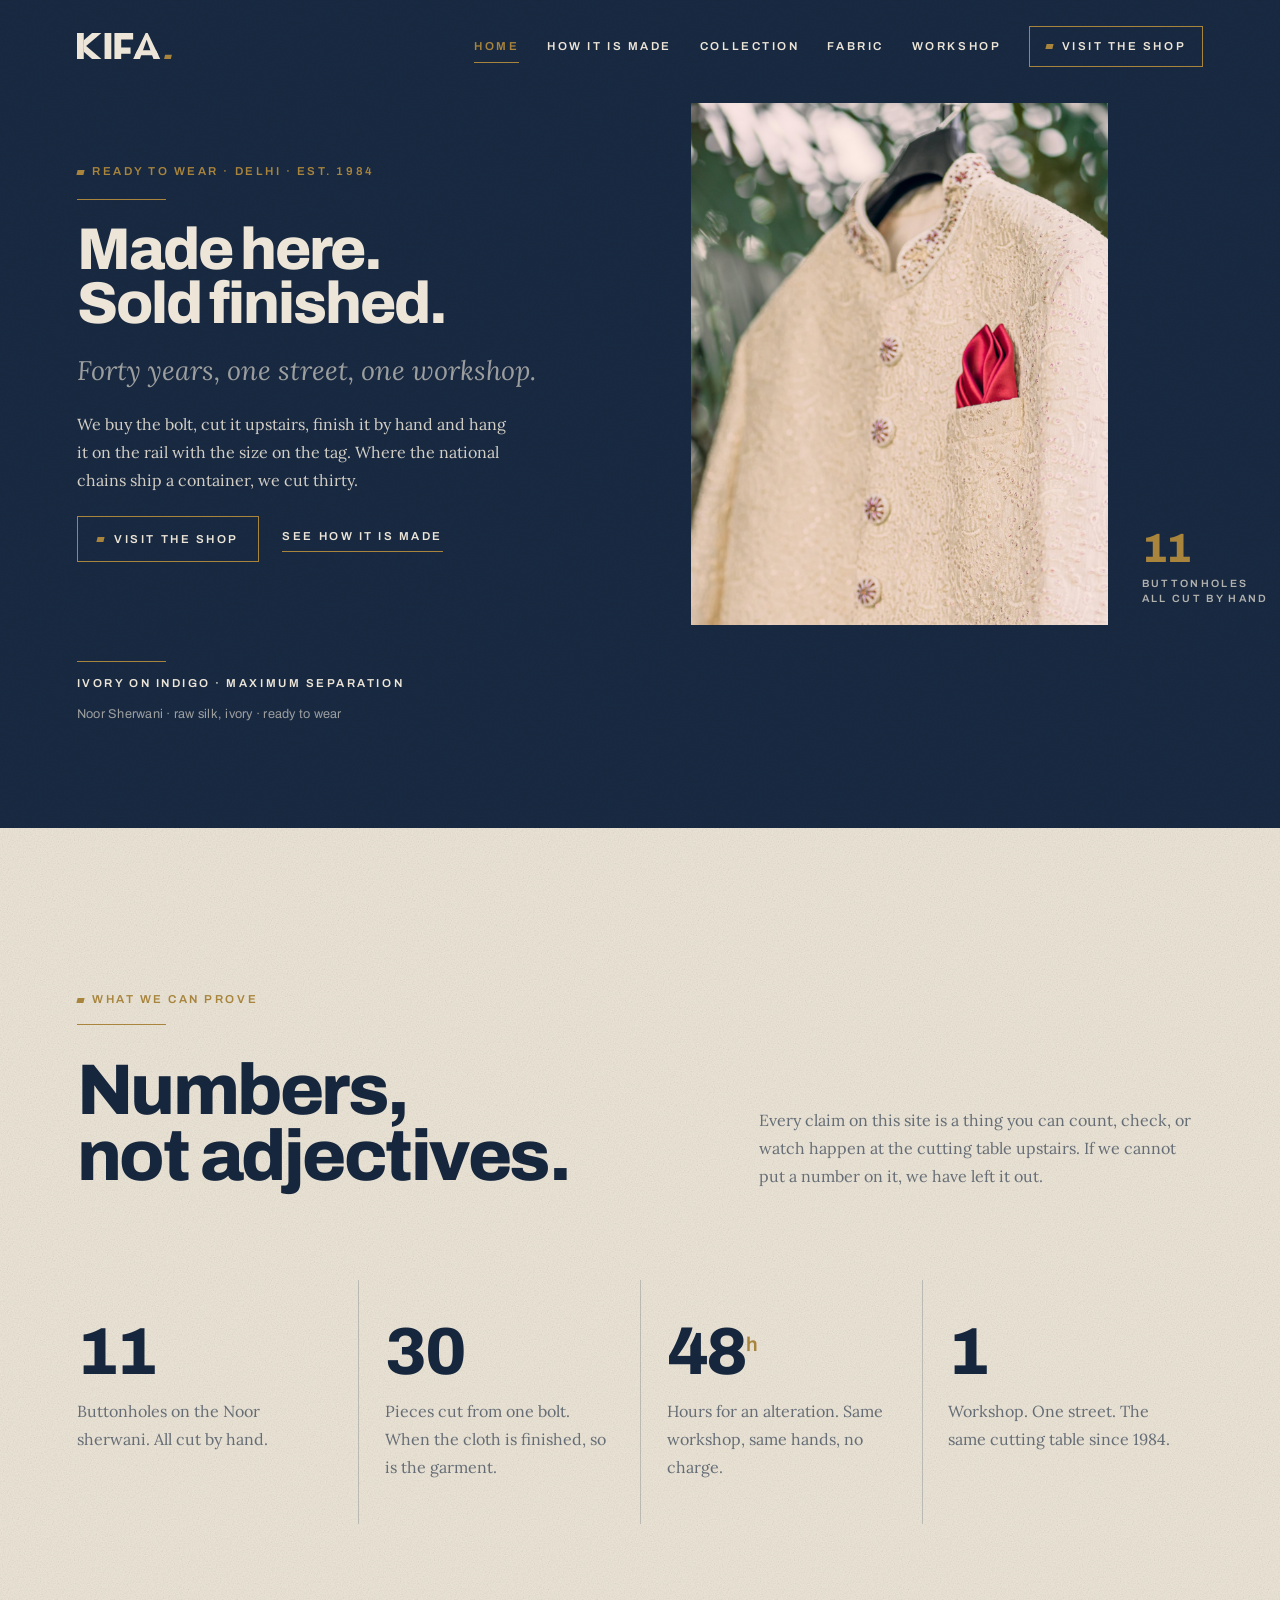
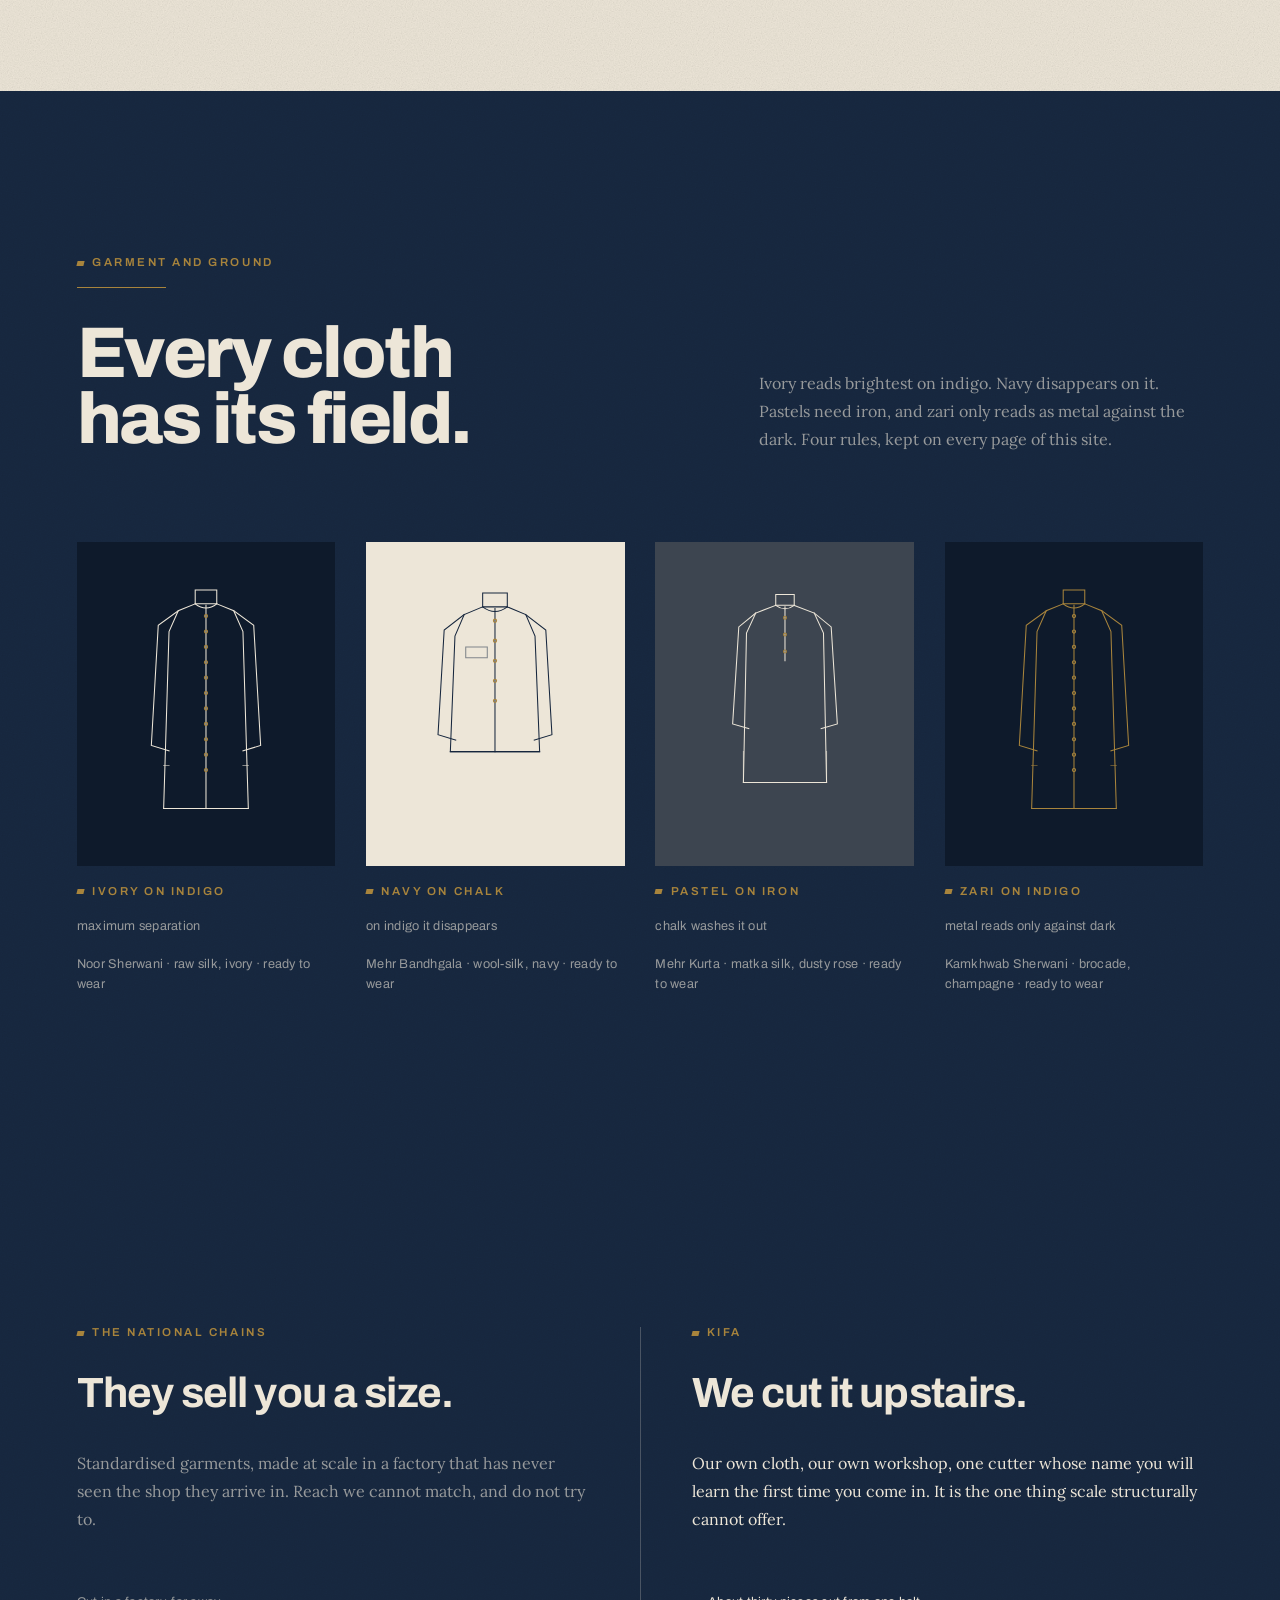
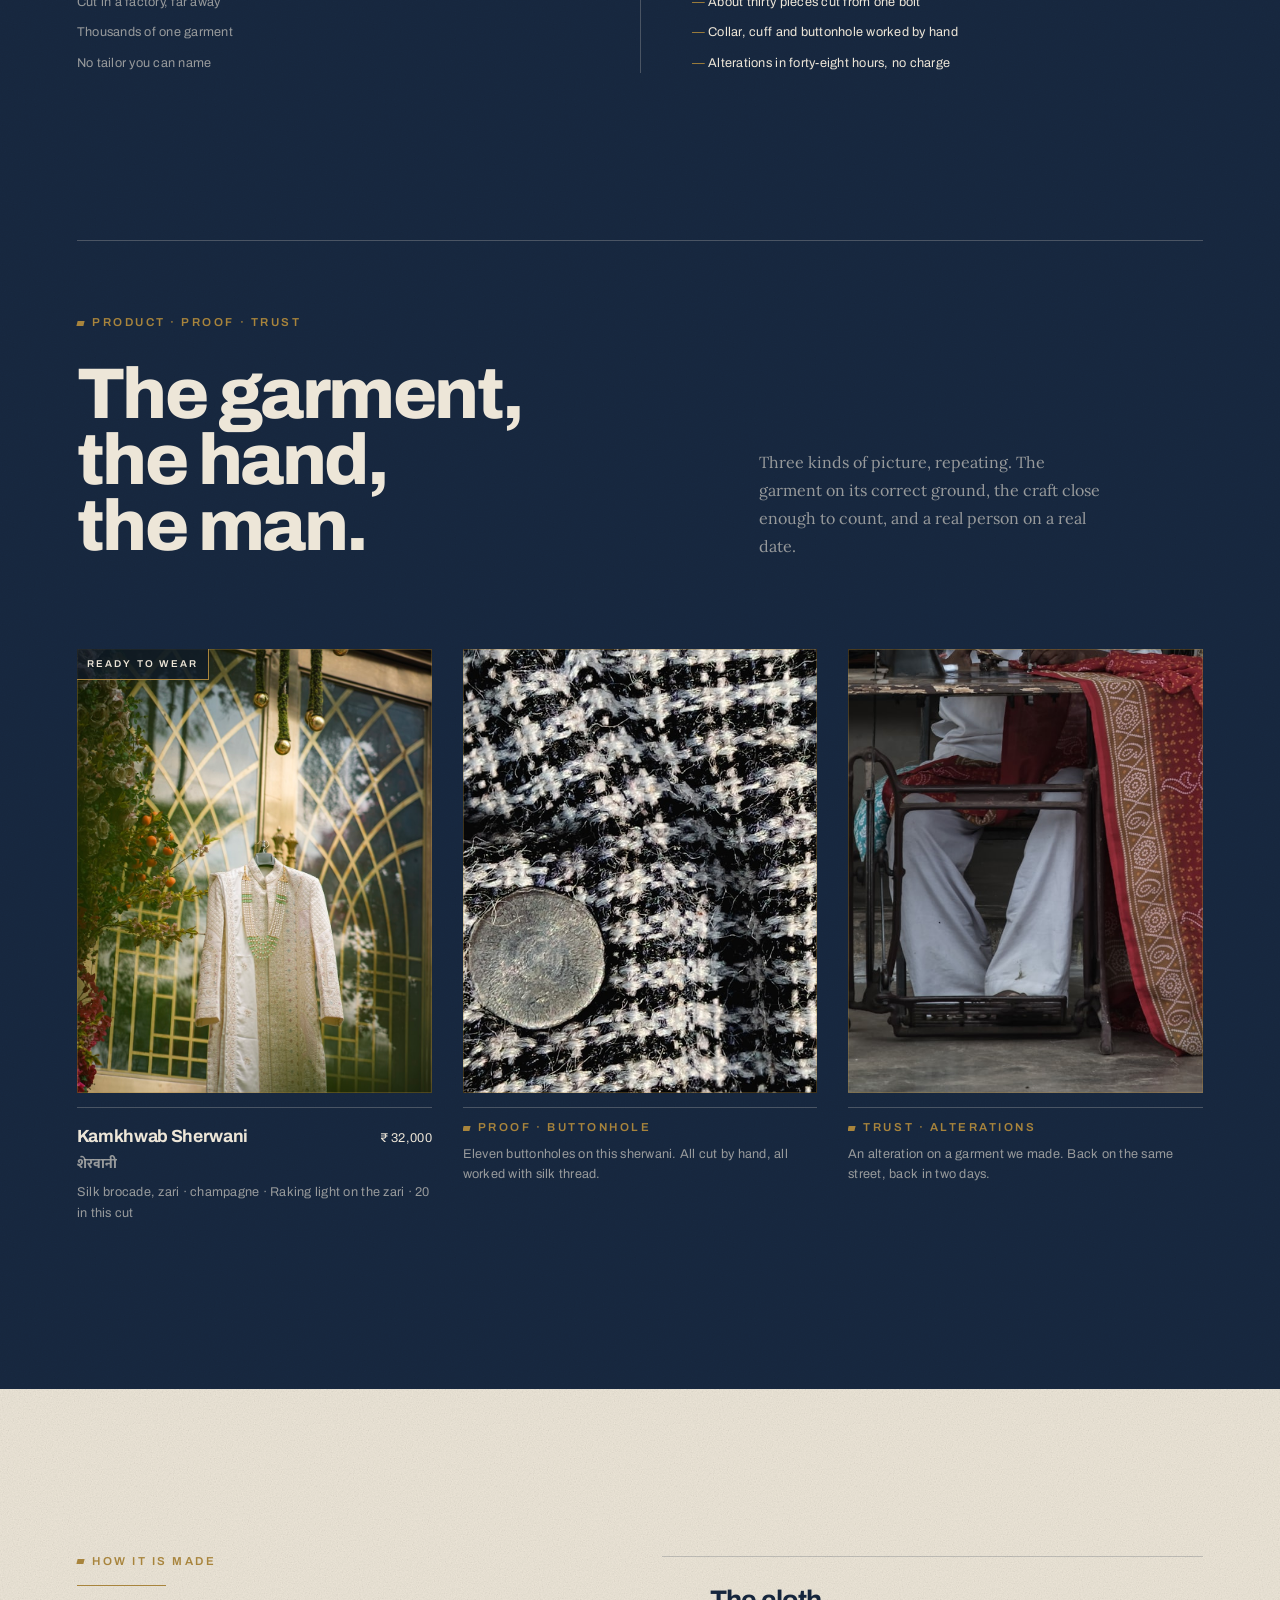
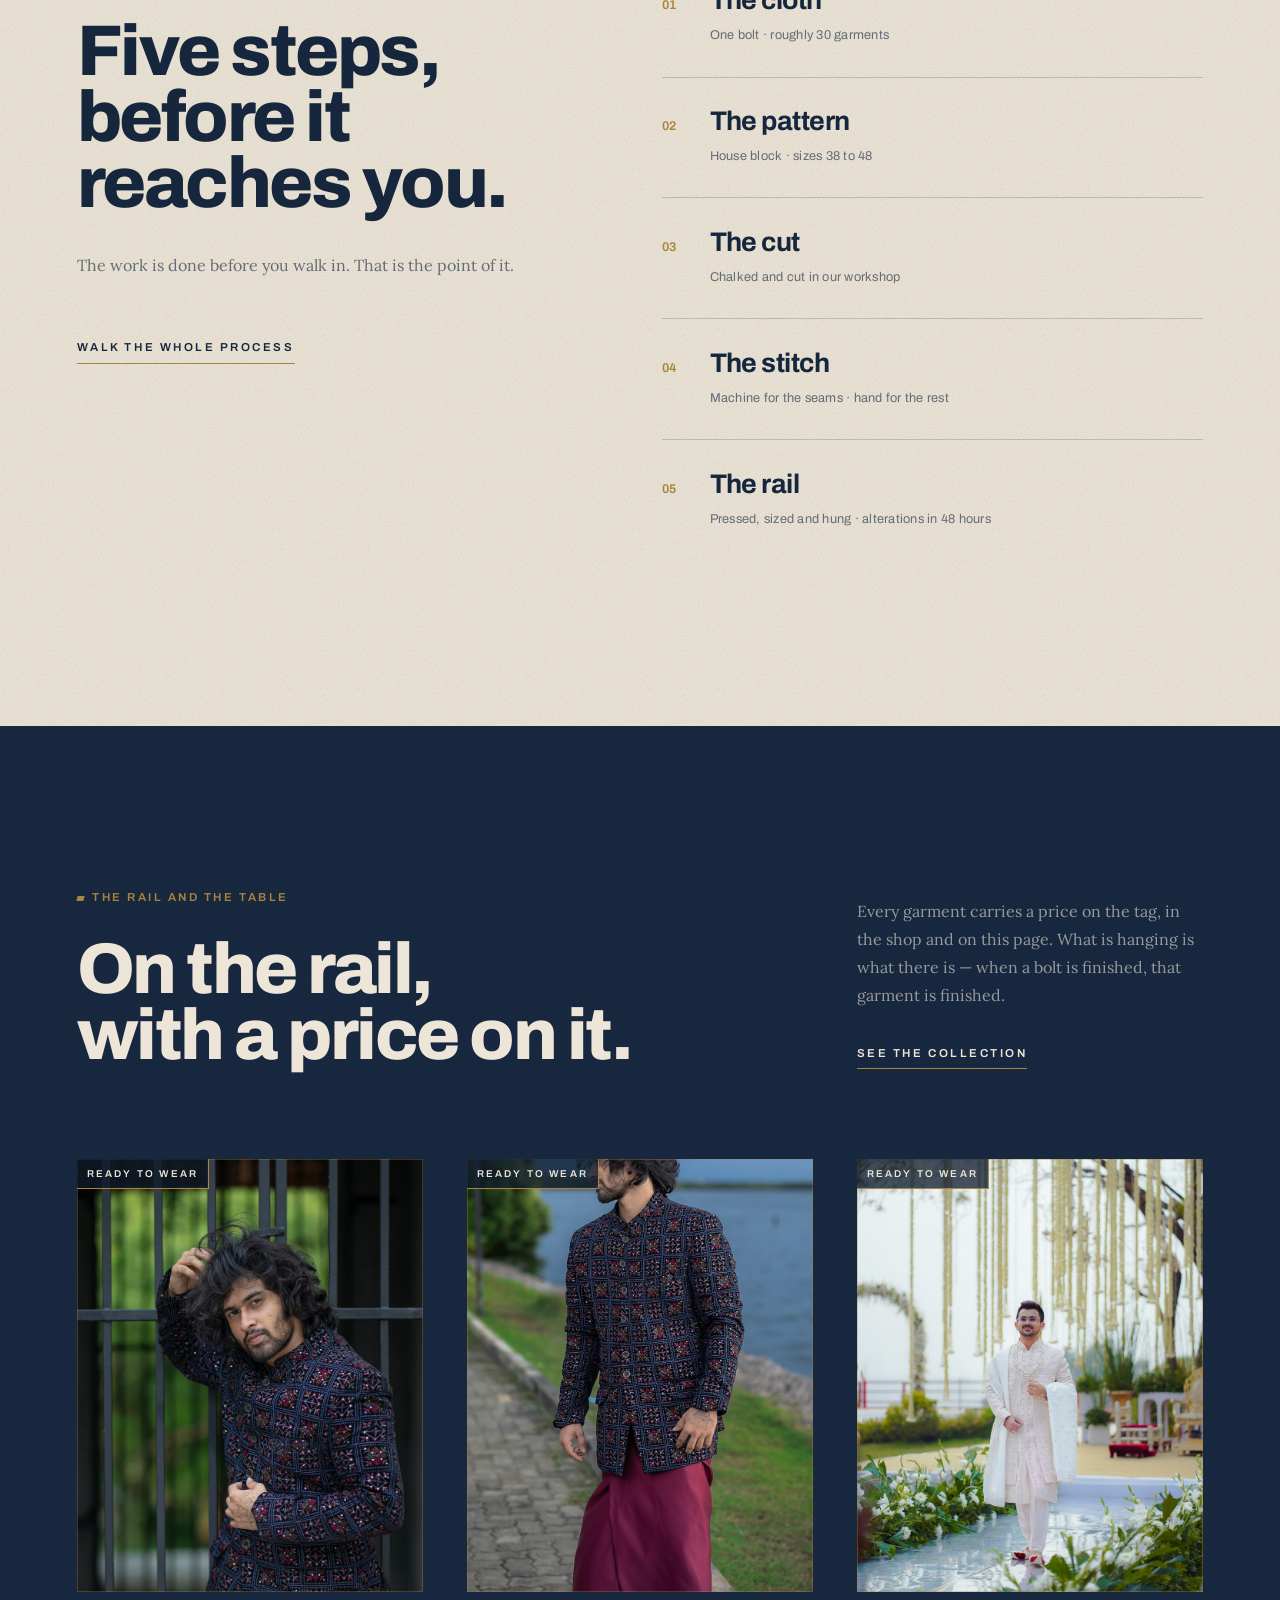
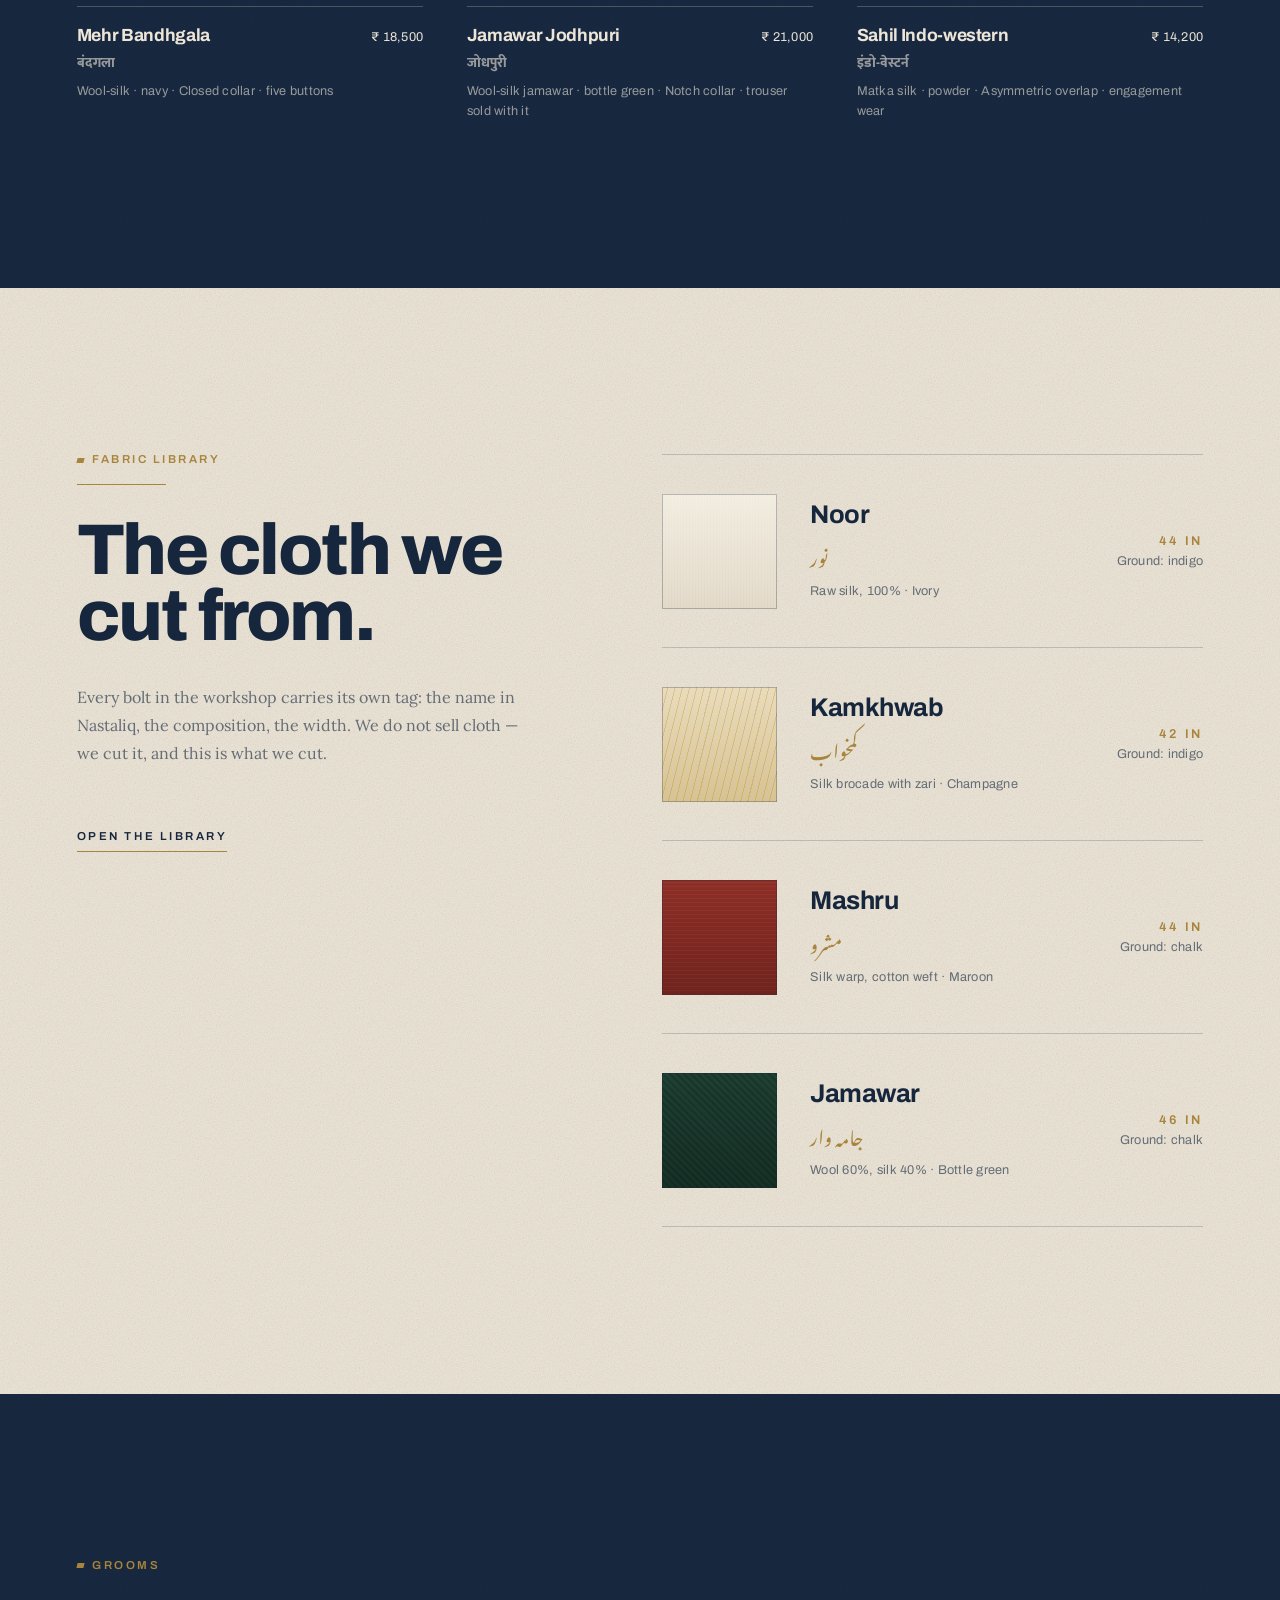
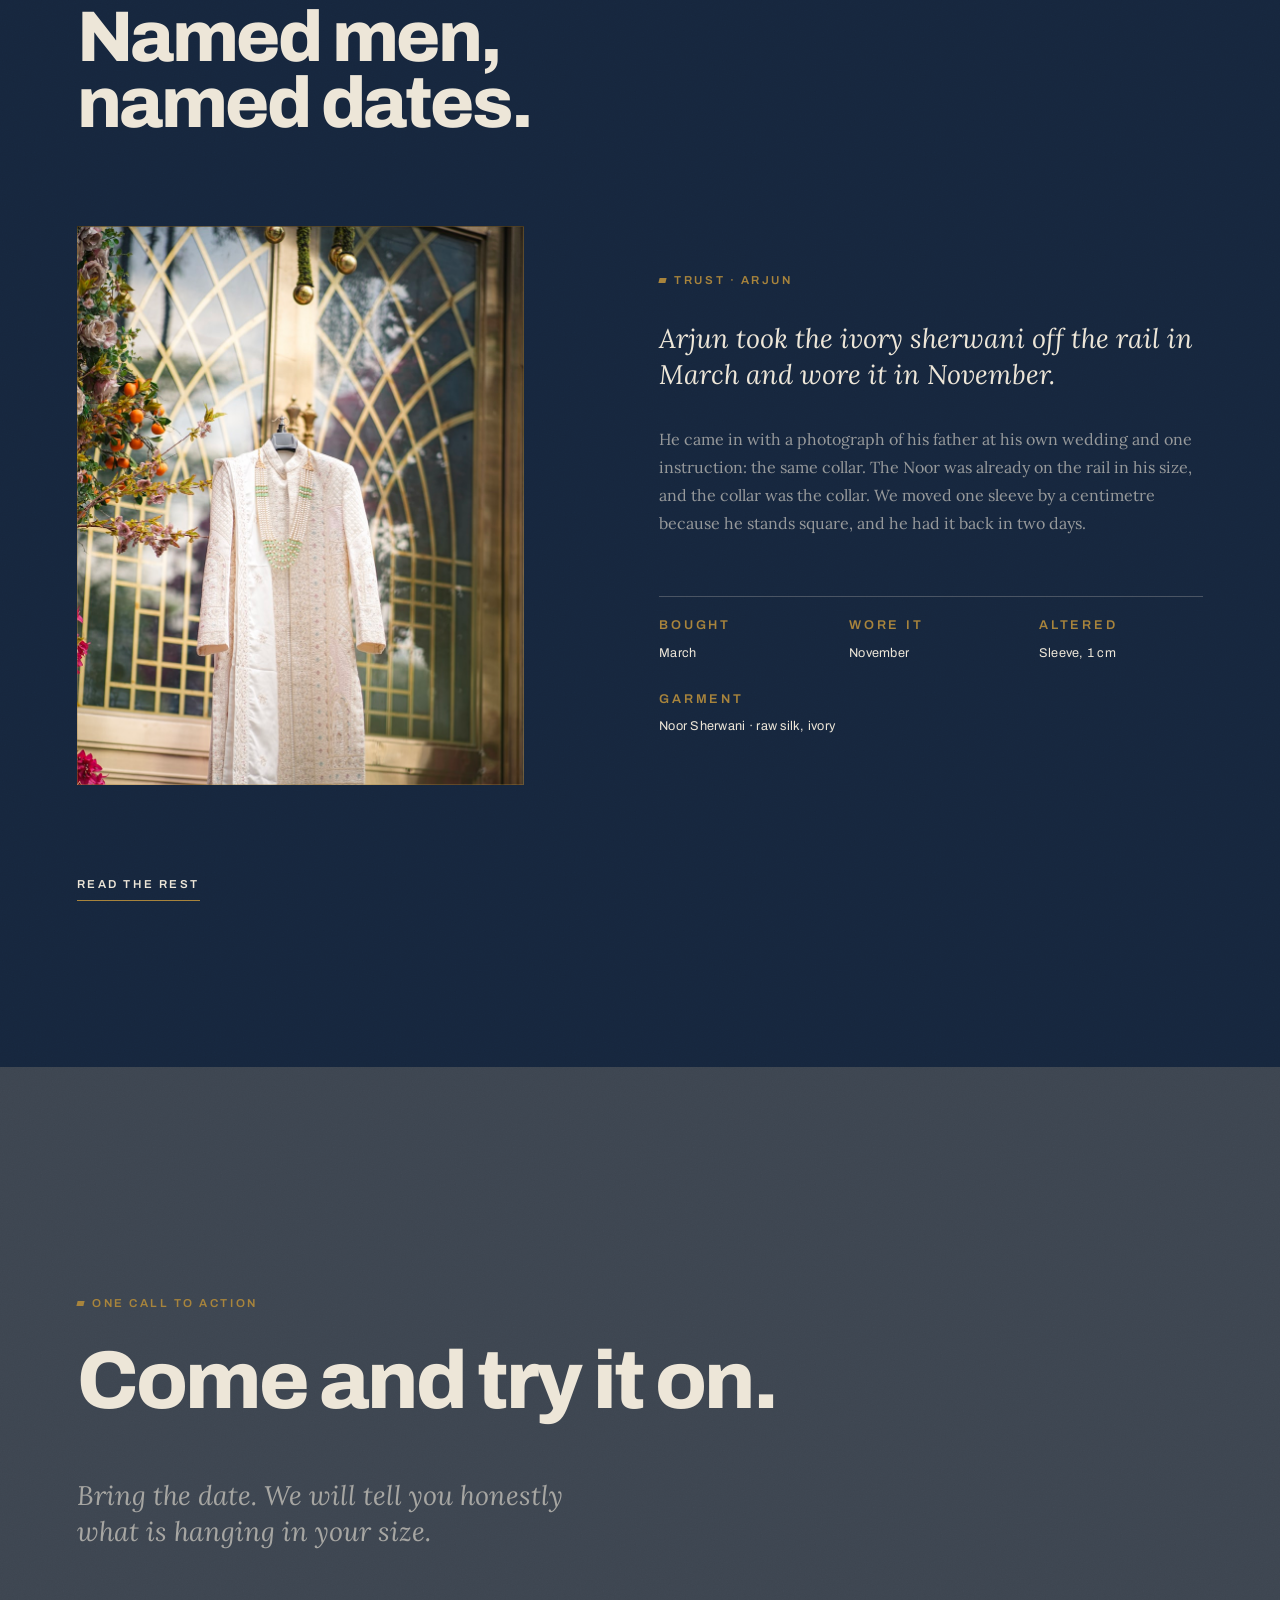
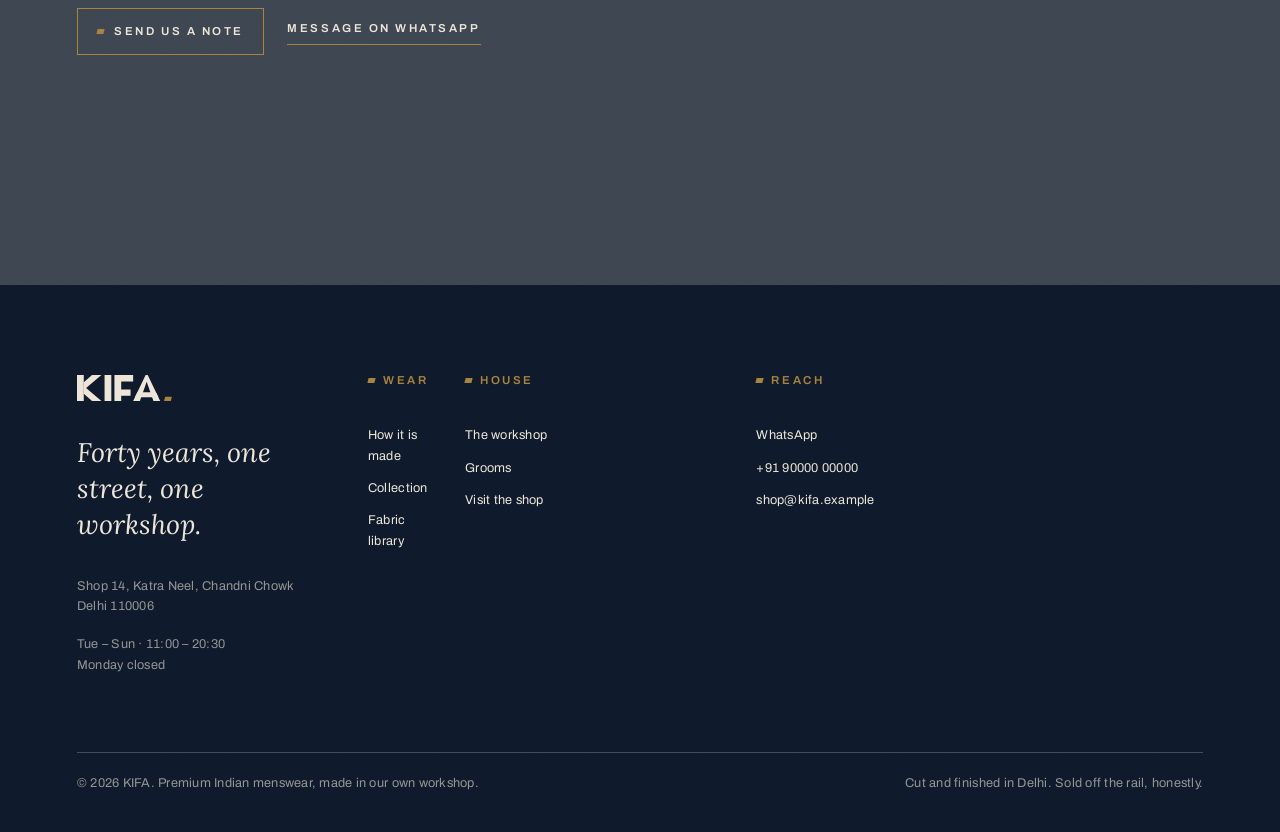
<file: index.html>
<!doctype html>
<html lang="en">
<head>
<meta charset="utf-8">
<meta name="viewport" content="width=device-width,initial-scale=1">
<title>KIFA — Ready to wear, made in our workshop</title>
<meta name="description" content="KIFA cuts wedding and occasion menswear in its own Delhi workshop and sells it finished, off the rail. Sizes 38 to 48, alterations in 48 hours.">
<link rel="preconnect" href="https://fonts.googleapis.com">
<link rel="preconnect" href="https://fonts.gstatic.com" crossorigin>
<link href="https://fonts.googleapis.com/css2?family=Archivo:wght@400;600;700;800&family=Lora:ital,wght@0,400;1,400;1,500&family=Mukta:wght@800&family=Noto+Nastaliq+Urdu:wght@400;600&display=swap" rel="stylesheet">
<link rel="stylesheet" href="assets/css/kifa.css">
<link rel="stylesheet" href="assets/css/components.css">
<link rel="icon" href="data:image/svg+xml,%3Csvg xmlns='http://www.w3.org/2000/svg' viewBox='0 0 32 32'%3E%3Crect width='32' height='32' fill='%2316263D'/%3E%3Cpath d='M11 12h13l-3 8H8z' fill='%23A8843C'/%3E%3C/svg%3E">
</head>
<body>

<main id="main">

  <!-- 01 · THE PLATE
       One garment, one ground, held still. Ivory on indigo is the
       hero combination in the garment x ground table, section 07. -->
  <section class="opening ground g-indigo wrap" data-ground="indigo">
    <div class="opening__grain"></div>

    <div class="opening__grid">
      <div class="opening__copy rv">
        <p class="eyebrow"><span class="tick"></span><span id="openingeyebrow">Ready to wear</span></p>
        <div class="hairline hairline--short"></div>
        <h1 class="hook">Made here.<br>Sold finished.</h1>
        <p class="voice muted" style="max-width:36ch">
          Forty years, one street, one workshop.
        </p>
        <p class="body">
          We buy the bolt, cut it upstairs, finish it by hand and hang it on the rail with
          the size on the tag. Where the national chains ship a container, we cut thirty.
        </p>
        <div class="flexrow">
          <a class="btn" href="visit.html"><span class="tick"></span>Visit the shop</a>
          <a class="link-u" href="how-it-is-made.html">See how it is made</a>
        </div>
      </div>

      <div class="opening__figure rv">
        <div class="opening__art" id="openingart"></div>
        <p class="opening__tally" id="openingtally"></p>
      </div>
    </div>

    <div class="opening__foot rv">
      <span class="opening__ruleline"></span>
      <span class="opening__ruletext" id="openingrule"></span>
      <span class="spec muted" id="openingspec"></span>
    </div>
  </section>

  <!-- 02 · THE COUNT — numbers over adjectives -->
  <section class="section ground g-chalk wrap" data-ground="chalk">
    <div class="grid g-12">
      <div class="col-6">
        <p class="eyebrow rv"><span class="tick"></span>What we can prove</p>
        <div class="hairline hairline--short rv mt-s"></div>
        <h2 class="hook hook--s rv mt-m">Numbers,<br>not adjectives.</h2>
      </div>
      <div class="col-5 start-8" style="align-self:end">
        <p class="body muted rv">
          Every claim on this site is a thing you can count, check, or watch happen at the
          cutting table upstairs. If we cannot put a number on it, we have left it out.
        </p>
      </div>
    </div>
    <div class="count mt-xl" id="count"></div>
  </section>

  <!-- 03 · THE RULE — garment x ground, stated rather than performed -->
  <section class="section ground g-indigo wrap" data-ground="indigo">
    <div class="grid g-12">
      <div class="col-6 rv">
        <p class="eyebrow"><span class="tick"></span>Garment and ground</p>
        <div class="hairline hairline--short mt-s"></div>
        <h2 class="hook hook--s mt-m">Every cloth<br>has its field.</h2>
      </div>
      <div class="col-5 start-8 rv" style="align-self:end">
        <p class="body muted">
          Ivory reads brightest on indigo. Navy disappears on it. Pastels need iron, and zari
          only reads as metal against the dark. Four rules, kept on every page of this site.
        </p>
      </div>
    </div>
    <div class="rules mt-xl" id="rules"></div>
  </section>

  <!-- 04 · POSITIONING -->
  <section class="section ground g-indigo wrap" data-ground="indigo">
    <div class="versus">
      <div>
        <p class="eyebrow rv"><span class="tick"></span>The national chains</p>
        <h3 class="subhead rv mt-m">They sell you a size.</h3>
        <p class="body muted mt-m rv">
          Standardised garments, made at scale in a factory that has never seen the shop
          they arrive in. Reach we cannot match, and do not try to.
        </p>
        <ul class="spec muted mt-l" style="display:grid;gap:10px">
          <li>Cut in a factory, far away</li>
          <li>Thousands of one garment</li>
          <li>No tailor you can name</li>
        </ul>
      </div>
      <div class="versus__mid rv"></div>
      <div>
        <p class="eyebrow rv"><span class="tick"></span>KIFA</p>
        <h3 class="subhead rv mt-m">We cut it upstairs.</h3>
        <p class="body mt-m rv">
          Our own cloth, our own workshop, one cutter whose name you will learn the first
          time you come in. It is the one thing scale structurally cannot offer.
        </p>
        <ul class="spec mt-l" style="display:grid;gap:10px">
          <li><span class="brass">&#8212;</span> About thirty pieces cut from one bolt</li>
          <li><span class="brass">&#8212;</span> Collar, cuff and buttonhole worked by hand</li>
          <li><span class="brass">&#8212;</span> Alterations in forty-eight hours, no charge</li>
        </ul>
      </div>
    </div>
  </section>

  <!-- 05 · THE THREE-POST LOOP: product, proof, trust -->
  <section class="section ground g-indigo wrap" style="padding-top:0" data-ground="indigo">
    <div class="rule-t" style="padding-top:clamp(48px,6vw,96px)">
      <div class="grid g-12">
        <div class="col-6">
          <p class="eyebrow rv"><span class="tick"></span>Product &middot; Proof &middot; Trust</p>
          <h2 class="hook hook--s rv mt-m">The garment,<br>the hand,<br>the man.</h2>
        </div>
        <div class="col-4 start-8" style="align-self:end">
          <p class="body muted rv">
            Three kinds of picture, repeating. The garment on its correct ground, the craft
            close enough to count, and a real person on a real date.
          </p>
        </div>
      </div>
      <div class="loop mt-xl" id="loop"></div>
    </div>
  </section>

  <!-- 06 · THE PROCESS -->
  <section class="section ground g-chalk wrap" data-ground="chalk">
    <div class="grid g-12">
      <div class="col-5">
        <p class="eyebrow rv"><span class="tick"></span>How it is made</p>
        <div class="hairline hairline--short rv mt-s"></div>
        <h2 class="hook hook--s rv mt-m">Five steps,<br>before it<br>reaches you.</h2>
        <p class="body muted mt-m rv">
          The work is done before you walk in. That is the point of it.
        </p>
        <a class="link-u mt-l rv" href="how-it-is-made.html">Walk the whole process</a>
      </div>
      <ol class="col-6 start-7" id="stepsPreview"></ol>
    </div>
  </section>

  <!-- 07 · COLLECTION -->
  <section class="section ground g-indigo wrap" data-ground="indigo">
    <div class="grid g-12" style="align-items:end">
      <div class="col-7">
        <p class="eyebrow rv"><span class="tick"></span>The rail and the table</p>
        <h2 class="hook hook--s rv mt-m">On the rail,<br>with a price on it.</h2>
      </div>
      <div class="col-4 start-9">
        <p class="body muted rv">
          Every garment carries a price on the tag, in the shop and on this page. What is
          hanging is what there is — when a bolt is finished, that garment is finished.
        </p>
        <a class="link-u mt-m rv" href="collection.html">See the collection</a>
      </div>
    </div>
    <div class="grid g-3 mt-xl" id="collPreview"></div>
  </section>

  <!-- 08 · FABRIC -->
  <section class="section ground g-chalk wrap" data-ground="chalk">
    <div class="grid g-12">
      <div class="col-5">
        <p class="eyebrow rv"><span class="tick"></span>Fabric library</p>
        <div class="hairline hairline--short rv mt-s"></div>
        <h2 class="hook hook--s rv mt-m">The cloth we<br>cut from.</h2>
        <p class="body muted mt-m rv">
          Every bolt in the workshop carries its own tag: the name in Nastaliq, the
          composition, the width. We do not sell cloth — we cut it, and this is what we cut.
        </p>
        <a class="link-u mt-l rv" href="fabric.html">Open the library</a>
      </div>
      <div class="col-6 start-7">
        <ul id="boltPreview"></ul>
      </div>
    </div>
  </section>

  <!-- 09 · TRUST -->
  <section class="section ground g-indigo wrap" data-ground="indigo">
    <div class="grid g-12">
      <div class="col-7">
        <p class="eyebrow rv"><span class="tick"></span>Grooms</p>
        <h2 class="hook hook--s rv mt-m">Named men,<br>named dates.</h2>
      </div>
    </div>
    <div class="mt-xl" id="groomPreview"></div>
    <a class="link-u mt-xl rv" href="workshop.html#grooms">Read the rest</a>
  </section>

  <!-- 10 · CALL TO ACTION — one, not three -->
  <section class="section section--tall ground g-iron wrap" data-ground="iron">
    <div class="grid g-12">
      <div class="col-8">
        <p class="eyebrow rv"><span class="tick"></span>One call to action</p>
        <h2 class="hook rv mt-m">Come and try it on.</h2>
        <p class="voice muted mt-l rv" style="max-width:34ch">
          Bring the date. We will tell you honestly what is hanging in your size.
        </p>
        <div class="flexrow mt-l rv">
          <a class="btn" href="visit.html"><span class="tick"></span>Send us a note</a>
          <a class="link-u" id="waLink" target="_blank" rel="noopener" href="#">Message on WhatsApp</a>
        </div>
      </div>
    </div>
  </section>

</main>

<script src="assets/js/site.js"></script>
<script src="assets/js/art.js"></script>
<script src="assets/js/blocks.js"></script>
<script>
function PAGE(){
  const $ = s => document.querySelector(s);

  $('#openingeyebrow').textContent = `Ready to wear · ${SITE.city} · est. ${SITE.founded}`;

  /* the count — numbers render final and correct */
  $('#count').innerHTML = SITE.count.map(c => {
    const whole = /^\d+$/.test(c.n);
    return `
    <div class="count__cell rv">
      <p class="count__n">${whole ? `<span data-count="${c.n}">0</span>` : c.n}${c.sup ? `<sup>${c.sup}</sup>` : ''}</p>
      <p class="count__l body">${c.l}</p>
    </div>`;
  }).join('');

  /* product · proof · trust */
  $('#loop').innerHTML = [
    `<div class="loop__i">${plateHTML(SITE.collection[1], { delay:0 })}</div>`,
    `<div class="loop__i">${proofHTML('buttonhole','pg-chalk',
      'Eleven buttonholes on this sherwani. All cut by hand, all worked with silk thread.',
      'Proof · Buttonhole', 120)}</div>`,
    `<div class="loop__i">${proofHTML('mirror','pg-indigo',
      'An alteration on a garment we made. Back on the same street, back in two days.',
      'Trust · Alterations', 240)}</div>`
  ].join('');

  /* process preview */
  $('#stepsPreview').innerHTML = SITE.steps.map((s,i) => `
    <li class="rv" style="padding-block:clamp(20px,2.4vw,32px);border-top:1px solid var(--on-chalk-faint)">
      <div style="display:flex;gap:clamp(18px,2.6vw,42px);align-items:baseline">
        <span class="spec brass" style="font-weight:600">${s.no}</span>
        <span style="flex:1">
          <span class="subhead" style="font-size:clamp(1.3rem,2.1vw,1.9rem)">${s.t}</span>
          <span class="spec muted" style="display:block;margin-top:8px">${s.spec}</span>
        </span>
      </div>
    </li>`).join('');

  /* collection preview */
  $('#collPreview').innerHTML = [2,4,5].map((n,i) =>
    plateHTML(SITE.collection[n], { delay:i*120 })).join('');

  /* fabric preview */
  $('#boltPreview').innerHTML = SITE.fabrics.slice(0,4)
    .map((f,i) => boltHTML(f, i*80)).join('');

  /* one groom */
  $('#groomPreview').innerHTML = groomHTML(SITE.grooms[0], 0);

  $('#rules').innerHTML = SITE.stage.map(ruleCellHTML).join('');

  $('#waLink').href = SITE.wa('Hello KIFA. I would like to come and try a piece.');
}
</script>
<script src="assets/js/kifa.js"></script>
</body>
</html>
</file>
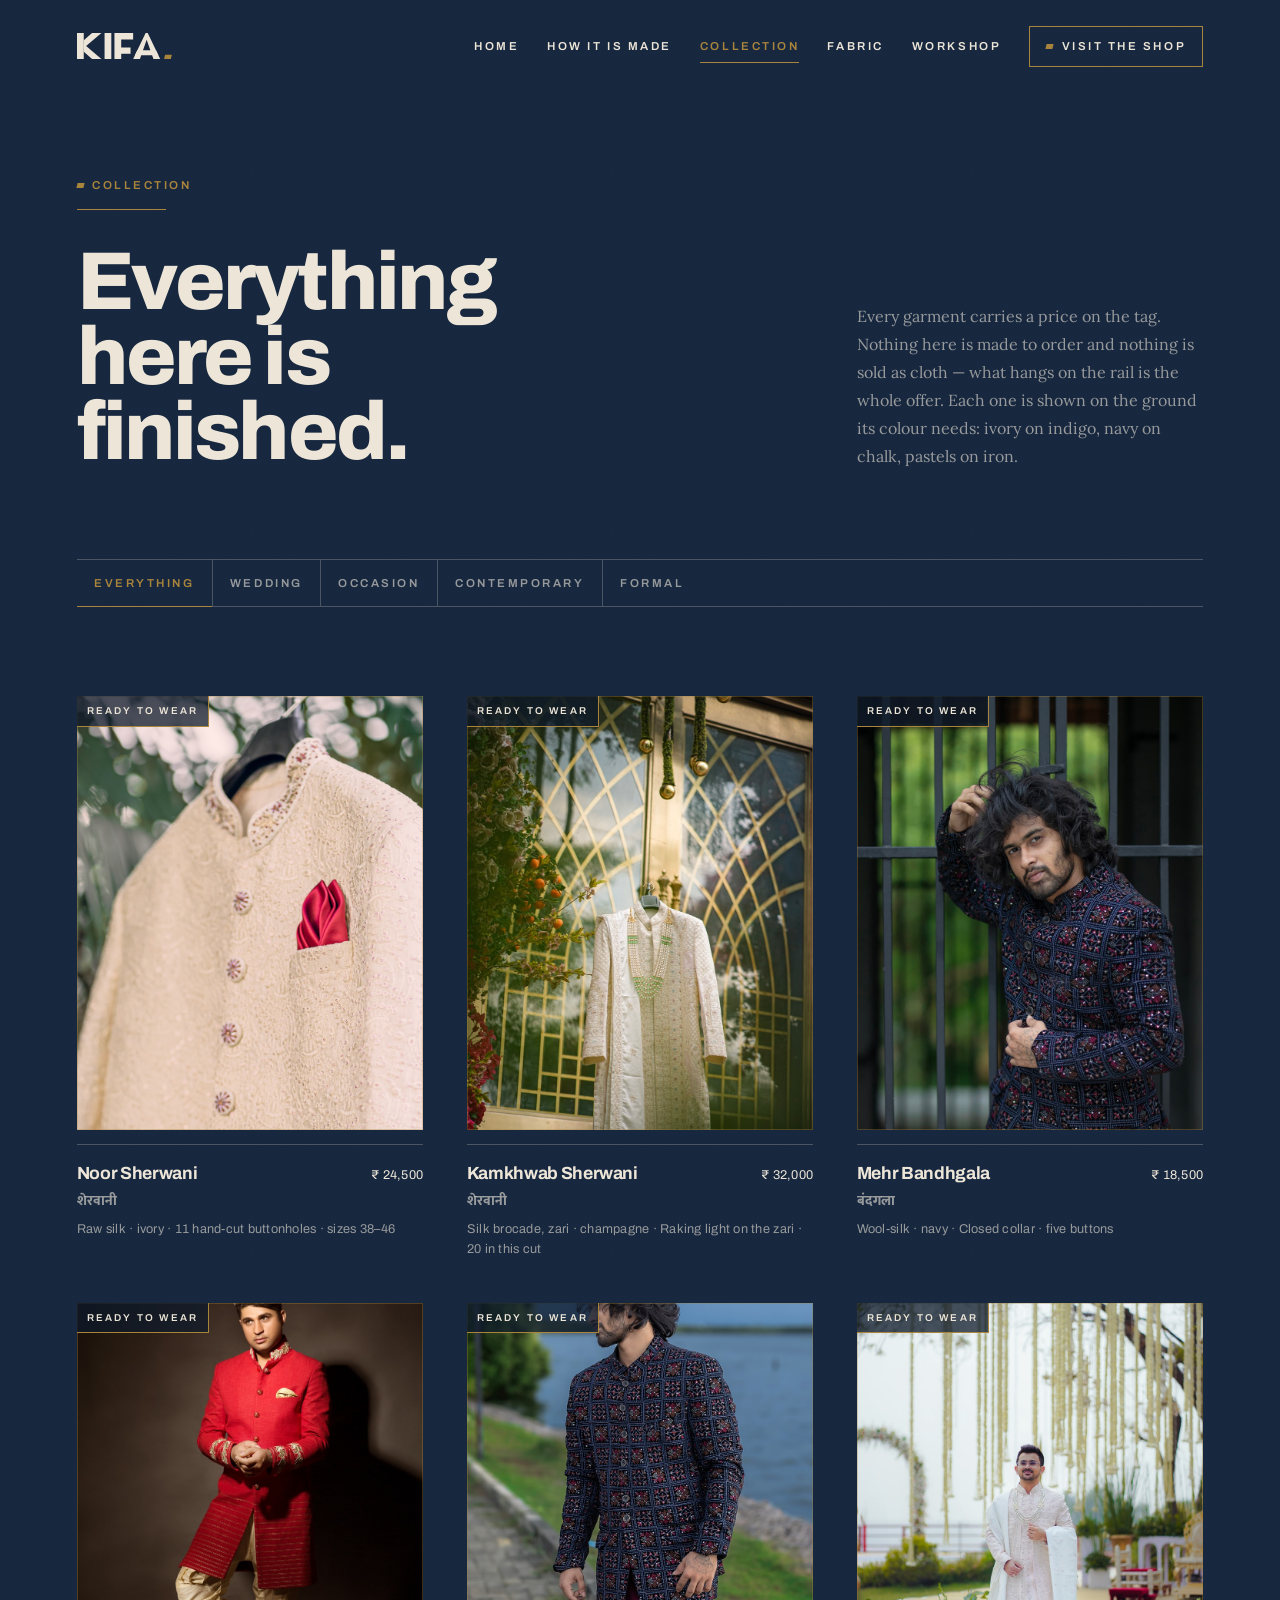
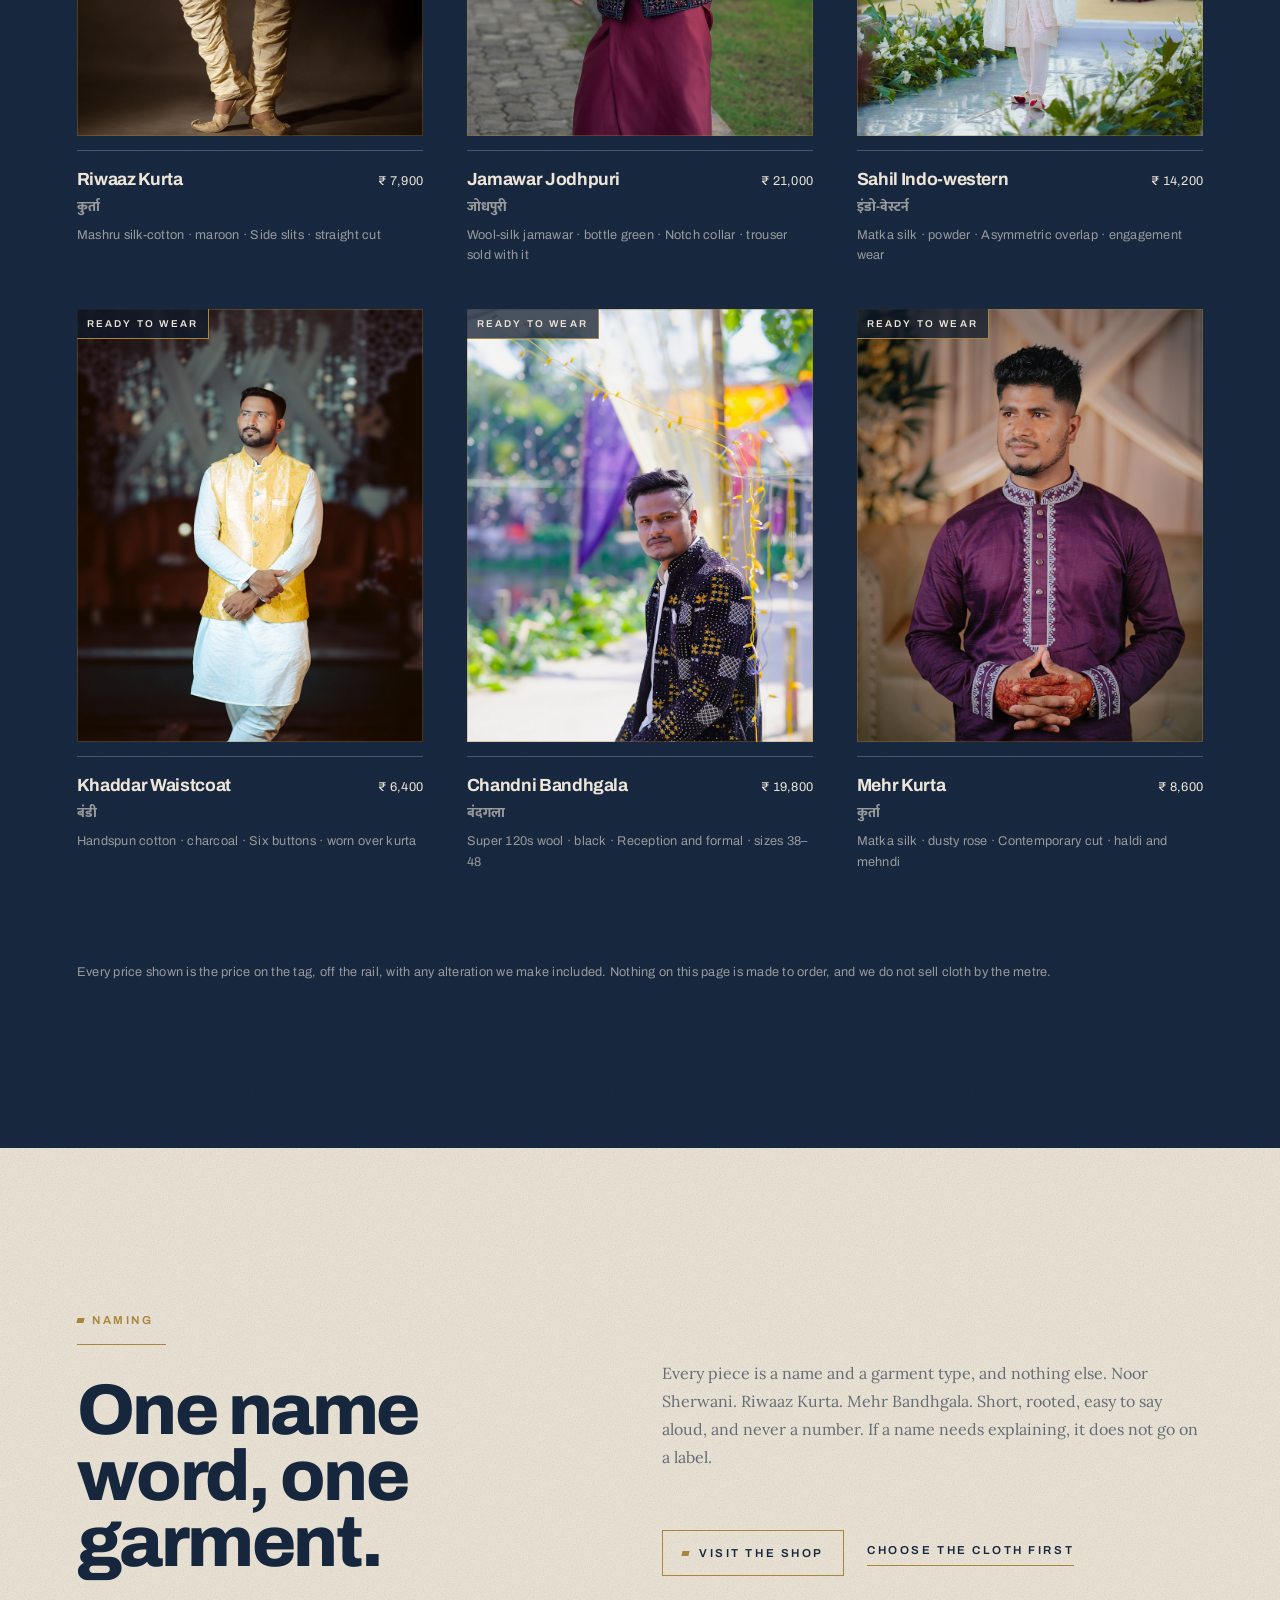
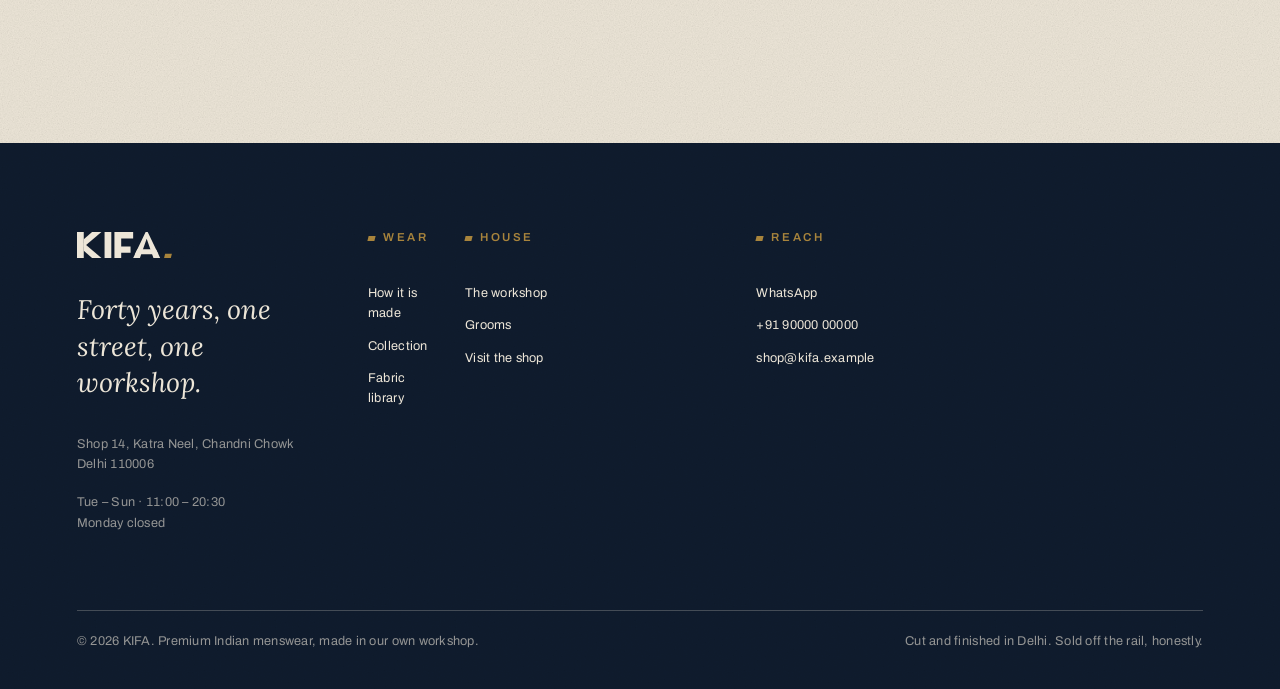
<file: collection.html>
<!doctype html>
<html lang="en">
<head>
<meta charset="utf-8">
<meta name="viewport" content="width=device-width,initial-scale=1">
<title>KIFA — Collection</title>
<meta name="description" content="Sherwani, bandhgala, jodhpuri, kurta and waistcoat. All finished, all on the rail, all with a price on the tag.">
<link rel="preconnect" href="https://fonts.googleapis.com">
<link rel="preconnect" href="https://fonts.gstatic.com" crossorigin>
<link href="https://fonts.googleapis.com/css2?family=Archivo:wght@400;600;700;800&family=Lora:ital,wght@0,400;1,400;1,500&family=Mukta:wght@800&family=Noto+Nastaliq+Urdu:wght@400;600&display=swap" rel="stylesheet">
<link rel="stylesheet" href="assets/css/kifa.css">
<link rel="stylesheet" href="assets/css/components.css">
<link rel="icon" href="data:image/svg+xml,%3Csvg xmlns='http://www.w3.org/2000/svg' viewBox='0 0 32 32'%3E%3Crect width='32' height='32' fill='%2316263D'/%3E%3Cpath d='M11 12h13l-3 8H8z' fill='%23A8843C'/%3E%3C/svg%3E">
</head>
<body>

<main id="main">

  <section class="section ground g-indigo wrap" data-ground="indigo"
           style="padding-top:clamp(140px,20vh,240px)">
    <div class="grid g-12">
      <div class="col-7">
        <p class="eyebrow rv"><span class="tick"></span>Collection</p>
        <div class="hairline hairline--short rv mt-s"></div>
        <h1 class="hook rv mt-m">Everything<br>here is<br>finished.</h1>
      </div>
      <div class="col-4 start-9" style="align-self:end">
        <p class="body muted rv">
          Every garment carries a price on the tag. Nothing here is made to order and nothing
          is sold as cloth — what hangs on the rail is the whole offer. Each one is shown on the
          ground its colour needs: ivory on indigo, navy on chalk, pastels on iron.
        </p>
      </div>
    </div>

    <div class="filters mt-xl rv" id="filters" role="group" aria-label="Filter the collection">
      <button data-filter="all" aria-pressed="true">Everything</button>
                  <button data-filter="wedding" aria-pressed="false">Wedding</button>
      <button data-filter="occasion" aria-pressed="false">Occasion</button>
      <button data-filter="contemporary" aria-pressed="false">Contemporary</button>
      <button data-filter="formal" aria-pressed="false">Formal</button>
    </div>

    <div class="grid g-3 mt-xl" id="grid"></div>

    <p class="spec muted mt-xl rv">
      Every price shown is the price on the tag, off the rail, with any alteration we make
      included. Nothing on this page is made to order, and we do not sell cloth by the metre.
    </p>
  </section>

  <!-- naming -->
  <section class="section ground g-chalk wrap" data-ground="chalk">
    <div class="grid g-12">
      <div class="col-5">
        <p class="eyebrow rv"><span class="tick"></span>Naming</p>
        <div class="hairline hairline--short rv mt-s"></div>
        <h2 class="hook hook--s rv mt-m">One name<br>word, one<br>garment.</h2>
      </div>
      <div class="col-6 start-7" style="align-self:end">
        <p class="body muted rv">
          Every piece is a name and a garment type, and nothing else. Noor Sherwani.
          Riwaaz Kurta. Mehr Bandhgala. Short, rooted, easy to say aloud, and never a number.
          If a name needs explaining, it does not go on a label.
        </p>
        <div class="flexrow mt-l rv">
          <a class="btn" href="visit.html"><span class="tick"></span>Visit the shop</a>
          <a class="link-u" href="fabric.html">Choose the cloth first</a>
        </div>
      </div>
    </div>
  </section>

</main>

<script src="assets/js/site.js"></script>
<script src="assets/js/art.js"></script>
<script src="assets/js/blocks.js"></script>
<script>
function PAGE(){
  document.querySelector('#grid').innerHTML = SITE.collection.map((it,i) => {
    const html = plateHTML(it, { delay: (i%3)*110, href:'visit.html' });
    return html.replace('<a class="plate',
      `<a data-kind="${it.kind}" data-family="${it.family}" class="plate`);
  }).join('');
}
</script>
<script src="assets/js/kifa.js"></script>
</body>
</html>
</file>
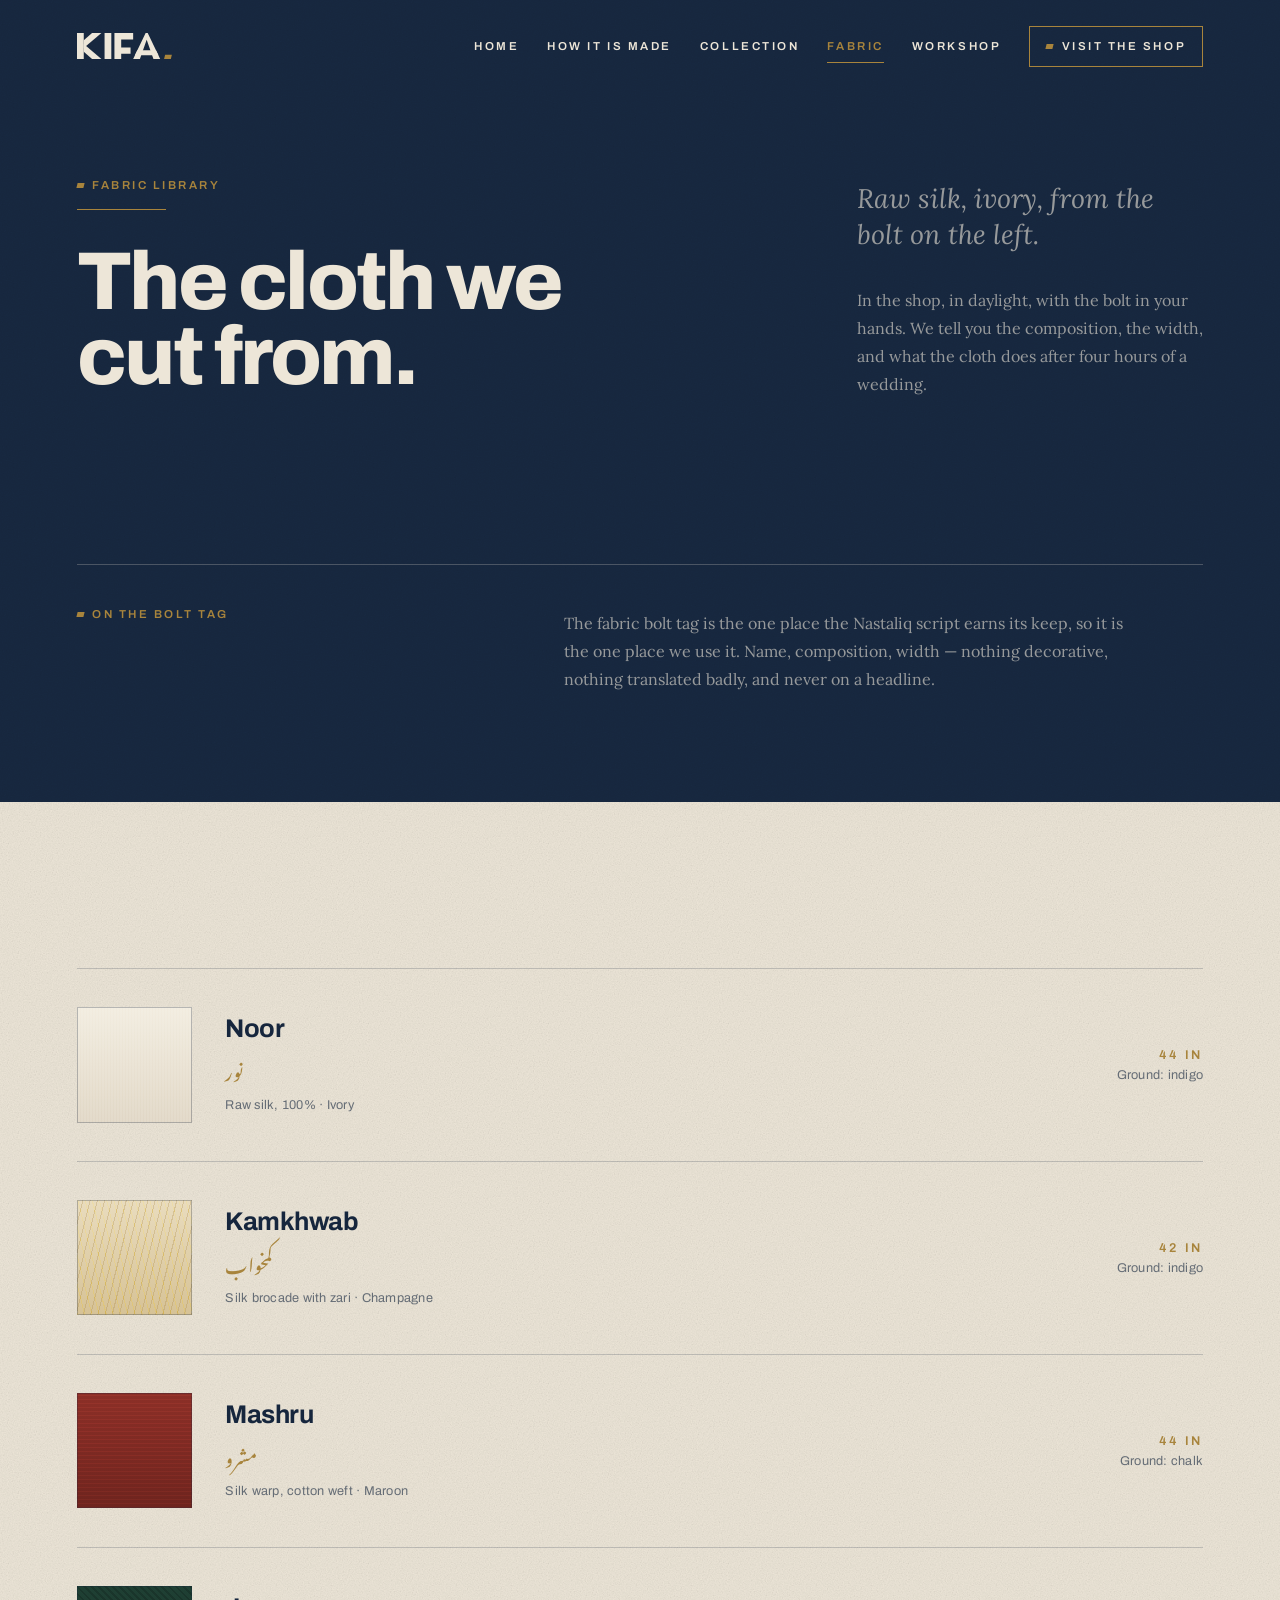
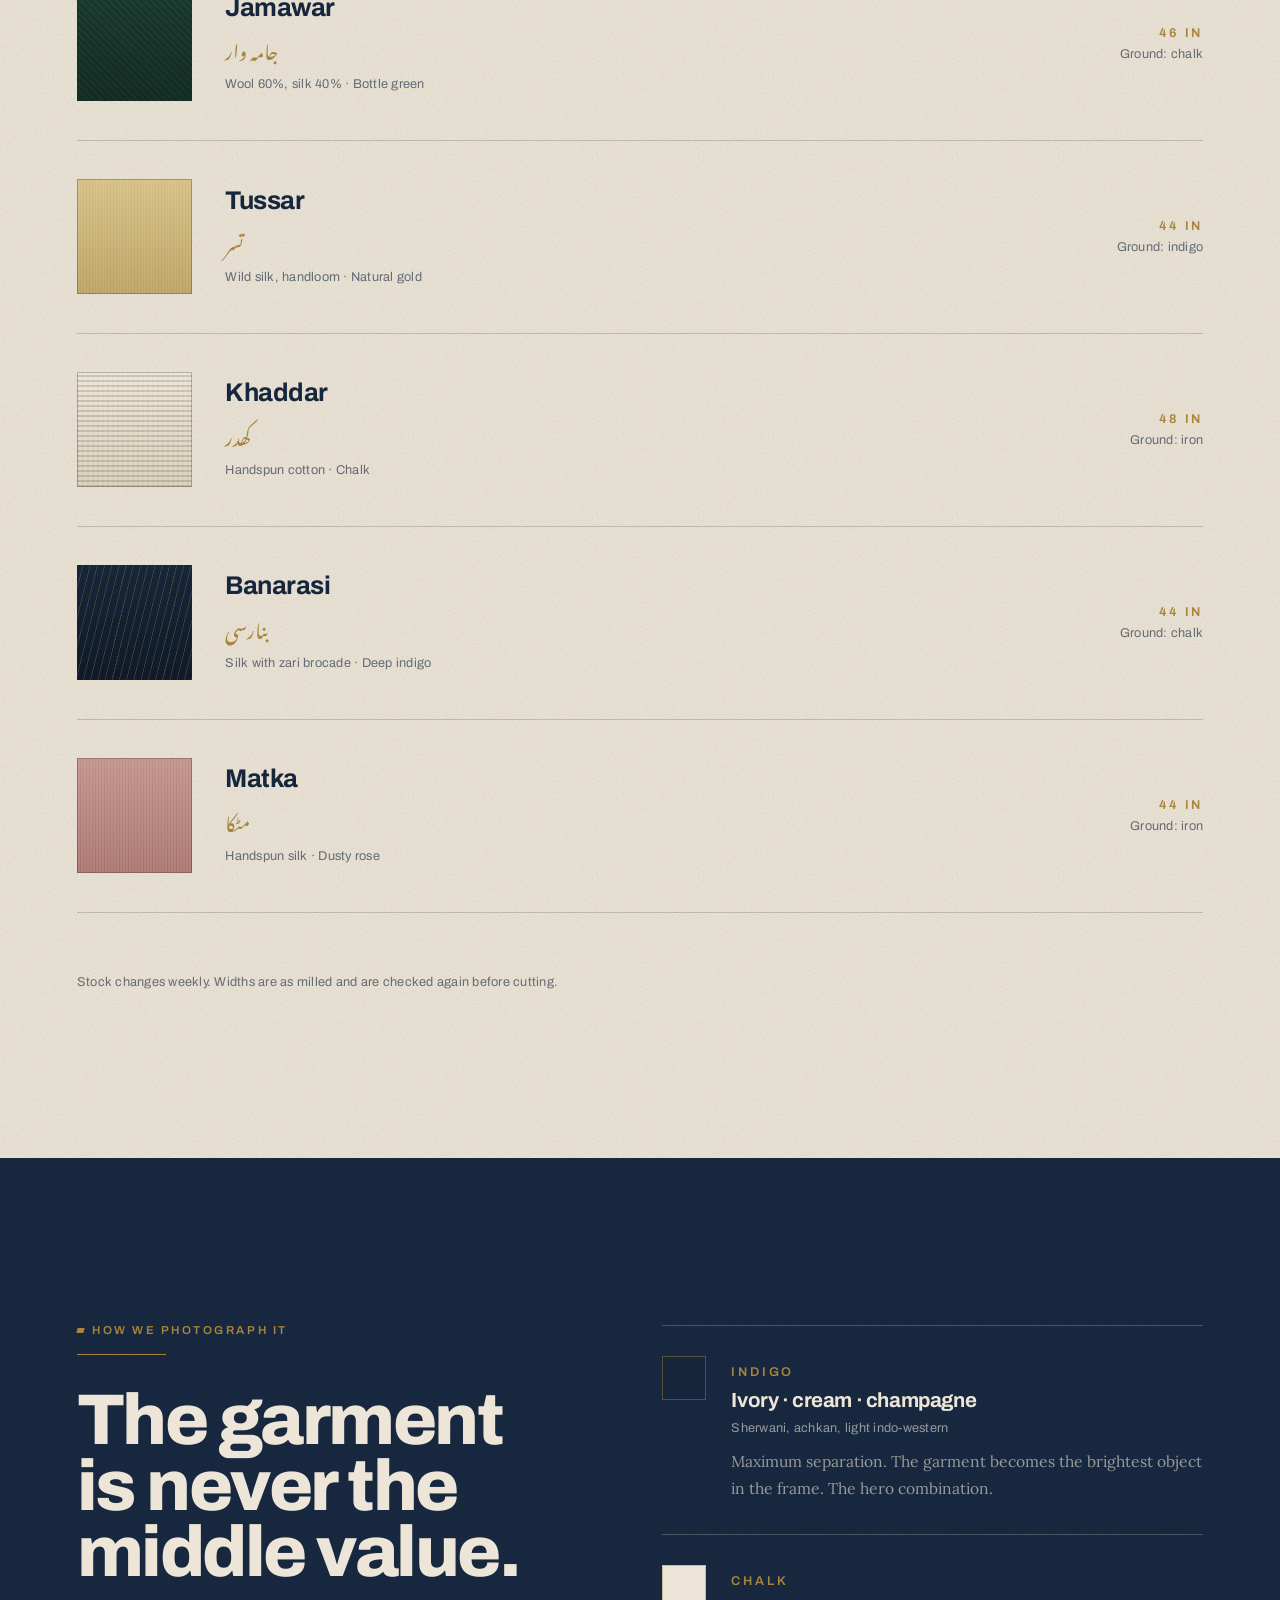
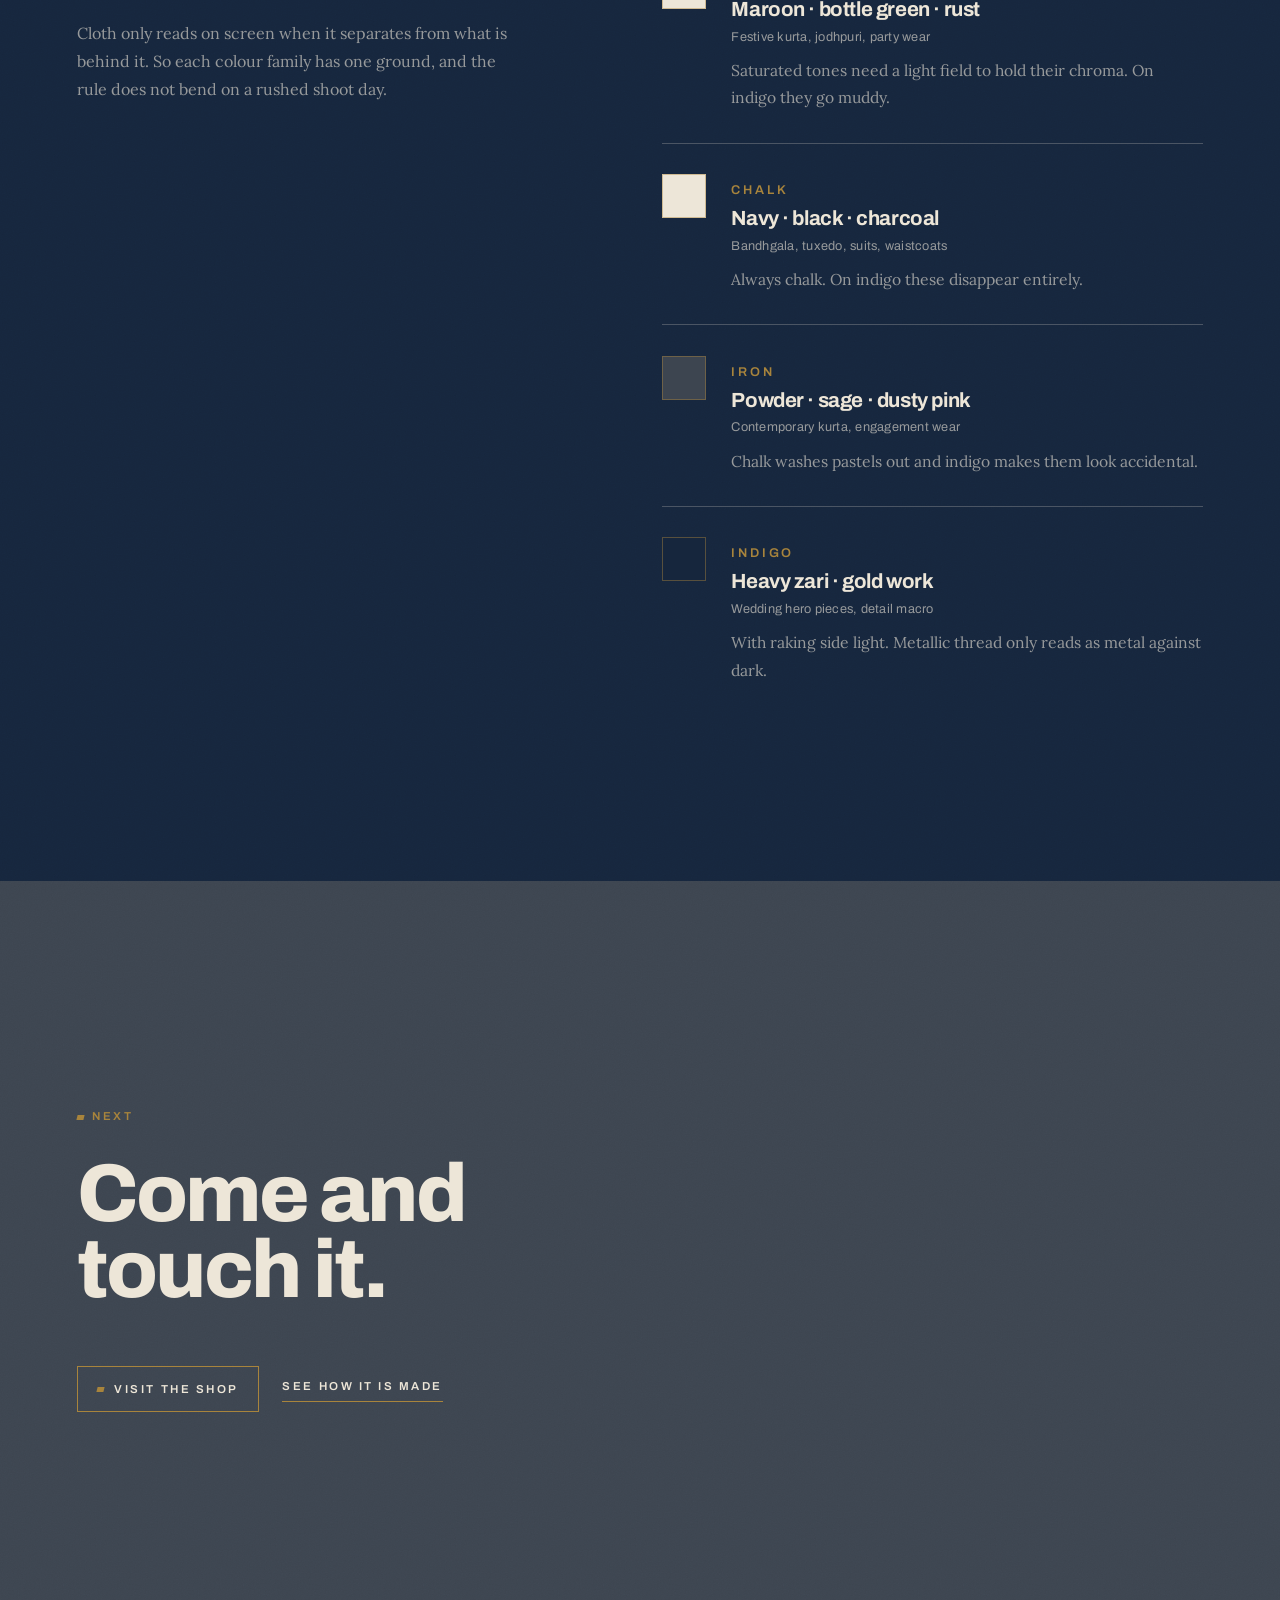
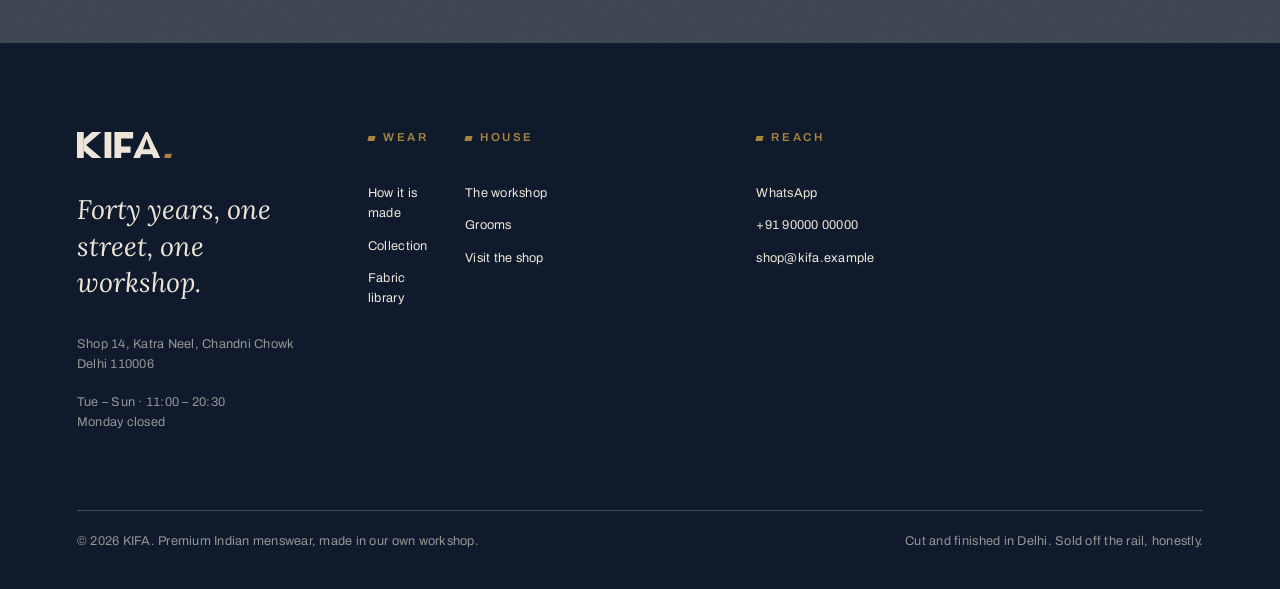
<file: fabric.html>
<!doctype html>
<html lang="en">
<head>
<meta charset="utf-8">
<meta name="viewport" content="width=device-width,initial-scale=1">
<title>KIFA — Fabric library</title>
<meta name="description" content="Raw silk, kamkhwab, mashru, jamawar, khaddar. Every bolt with its name, composition and width.">
<link rel="preconnect" href="https://fonts.googleapis.com">
<link rel="preconnect" href="https://fonts.gstatic.com" crossorigin>
<link href="https://fonts.googleapis.com/css2?family=Archivo:wght@400;600;700;800&family=Lora:ital,wght@0,400;1,400;1,500&family=Mukta:wght@800&family=Noto+Nastaliq+Urdu:wght@400;600&display=swap" rel="stylesheet">
<link rel="stylesheet" href="assets/css/kifa.css">
<link rel="stylesheet" href="assets/css/components.css">
<link rel="icon" href="data:image/svg+xml,%3Csvg xmlns='http://www.w3.org/2000/svg' viewBox='0 0 32 32'%3E%3Crect width='32' height='32' fill='%2316263D'/%3E%3Cpath d='M11 12h13l-3 8H8z' fill='%23A8843C'/%3E%3C/svg%3E">
</head>
<body>

<main id="main">

  <section class="section ground g-indigo wrap" data-ground="indigo"
           style="padding-top:clamp(140px,20vh,240px)">
    <div class="grid g-12">
      <div class="col-7">
        <p class="eyebrow rv"><span class="tick"></span>Fabric library</p>
        <div class="hairline hairline--short rv mt-s"></div>
        <h1 class="hook rv mt-m">The cloth we<br>cut from.</h1>
      </div>
      <div class="col-4 start-9" style="align-self:end">
        <p class="voice muted rv">Raw silk, ivory, from the bolt on the left.</p>
        <p class="body muted mt-m rv">
          In the shop, in daylight, with the bolt in your hands. We tell you the composition,
          the width, and what the cloth does after four hours of a wedding.
        </p>
      </div>
    </div>
  </section>

  <!-- Nastaliq note: 10 Application — the bolt tag is where it earns its keep -->
  <section class="section--tight ground g-indigo wrap" data-ground="indigo" style="padding-top:0">
    <div class="rule-t" style="padding-top:clamp(28px,3.4vw,48px)">
      <div class="grid g-12">
        <div class="col-4">
          <p class="eyebrow rv"><span class="tick"></span>On the bolt tag</p>
        </div>
        <div class="col-7 start-6">
          <p class="body muted rv">
            The fabric bolt tag is the one place the Nastaliq script earns its keep, so it is the
            one place we use it. Name, composition, width — nothing decorative, nothing translated
            badly, and never on a headline.
          </p>
        </div>
      </div>
    </div>
  </section>

  <!-- the bolts -->
  <section class="section ground g-chalk wrap" data-ground="chalk">
    <ul id="bolts"></ul>
    <p class="spec muted mt-l rv">
      Stock changes weekly. Widths are as milled and are checked again before cutting.
    </p>
  </section>

  <!-- garment x ground -->
  <section class="section ground g-indigo wrap" data-ground="indigo">
    <div class="grid g-12">
      <div class="col-5">
        <p class="eyebrow rv"><span class="tick"></span>How we photograph it</p>
        <div class="hairline hairline--short rv mt-s"></div>
        <h2 class="hook hook--s rv mt-m">The garment<br>is never the<br>middle value.</h2>
        <p class="body muted mt-m rv">
          Cloth only reads on screen when it separates from what is behind it. So each colour
          family has one ground, and the rule does not bend on a rushed shoot day.
        </p>
      </div>
      <div class="col-6 start-7">
        <ul id="grounds"></ul>
      </div>
    </div>
  </section>

  <section class="section section--tall ground g-iron wrap" data-ground="iron">
    <div class="grid g-12">
      <div class="col-8">
        <p class="eyebrow rv"><span class="tick"></span>Next</p>
        <h2 class="hook rv mt-m">Come and<br>touch it.</h2>
        <div class="flexrow mt-l rv">
          <a class="btn" href="visit.html"><span class="tick"></span>Visit the shop</a>
          <a class="link-u" href="how-it-is-made.html">See how it is made</a>
        </div>
      </div>
    </div>
  </section>

</main>

<script src="assets/js/site.js"></script>
<script src="assets/js/art.js"></script>
<script src="assets/js/blocks.js"></script>
<script>
function PAGE(){
  document.querySelector('#bolts').innerHTML =
    SITE.fabrics.map((f,i) => boltHTML(f, (i%4)*70)).join('');

  const GROUNDS = [
    { tones:'Ivory · cream · champagne', wear:'Sherwani, achkan, light indo-western',
      g:'Indigo',  sw:'#16263D', why:'Maximum separation. The garment becomes the brightest object in the frame. The hero combination.' },
    { tones:'Maroon · bottle green · rust', wear:'Festive kurta, jodhpuri, party wear',
      g:'Chalk',   sw:'#EDE6D8', why:'Saturated tones need a light field to hold their chroma. On indigo they go muddy.' },
    { tones:'Navy · black · charcoal', wear:'Bandhgala, tuxedo, suits, waistcoats',
      g:'Chalk',   sw:'#EDE6D8', why:'Always chalk. On indigo these disappear entirely.' },
    { tones:'Powder · sage · dusty pink', wear:'Contemporary kurta, engagement wear',
      g:'Iron',    sw:'#3D4550', why:'Chalk washes pastels out and indigo makes them look accidental.' },
    { tones:'Heavy zari · gold work', wear:'Wedding hero pieces, detail macro',
      g:'Indigo',  sw:'#16263D', why:'With raking side light. Metallic thread only reads as metal against dark.' }
  ];
  document.querySelector('#grounds').innerHTML = GROUNDS.map(r => `
    <li class="rv"
        style="display:grid;grid-template-columns:auto 1fr;gap:clamp(16px,2vw,28px);
               padding-block:clamp(20px,2.4vw,32px);border-top:1px solid var(--on-indigo-faint)">
      <span style="width:44px;height:44px;background:${r.sw};box-shadow:inset 0 0 0 1px rgba(168,132,60,.45)"></span>
      <span>
        <span class="spec--caps brass spec">${r.g}</span>
        <span class="subhead" style="font-size:clamp(1.05rem,1.6vw,1.35rem);display:block;margin-top:6px">${r.tones}</span>
        <span class="spec muted" style="display:block;margin-top:6px">${r.wear}</span>
        <span class="body muted" style="display:block;margin-top:10px;font-size:.98rem">${r.why}</span>
      </span>
    </li>`).join('');
}
</script>
<script src="assets/js/kifa.js"></script>
</body>
</html>
</file>
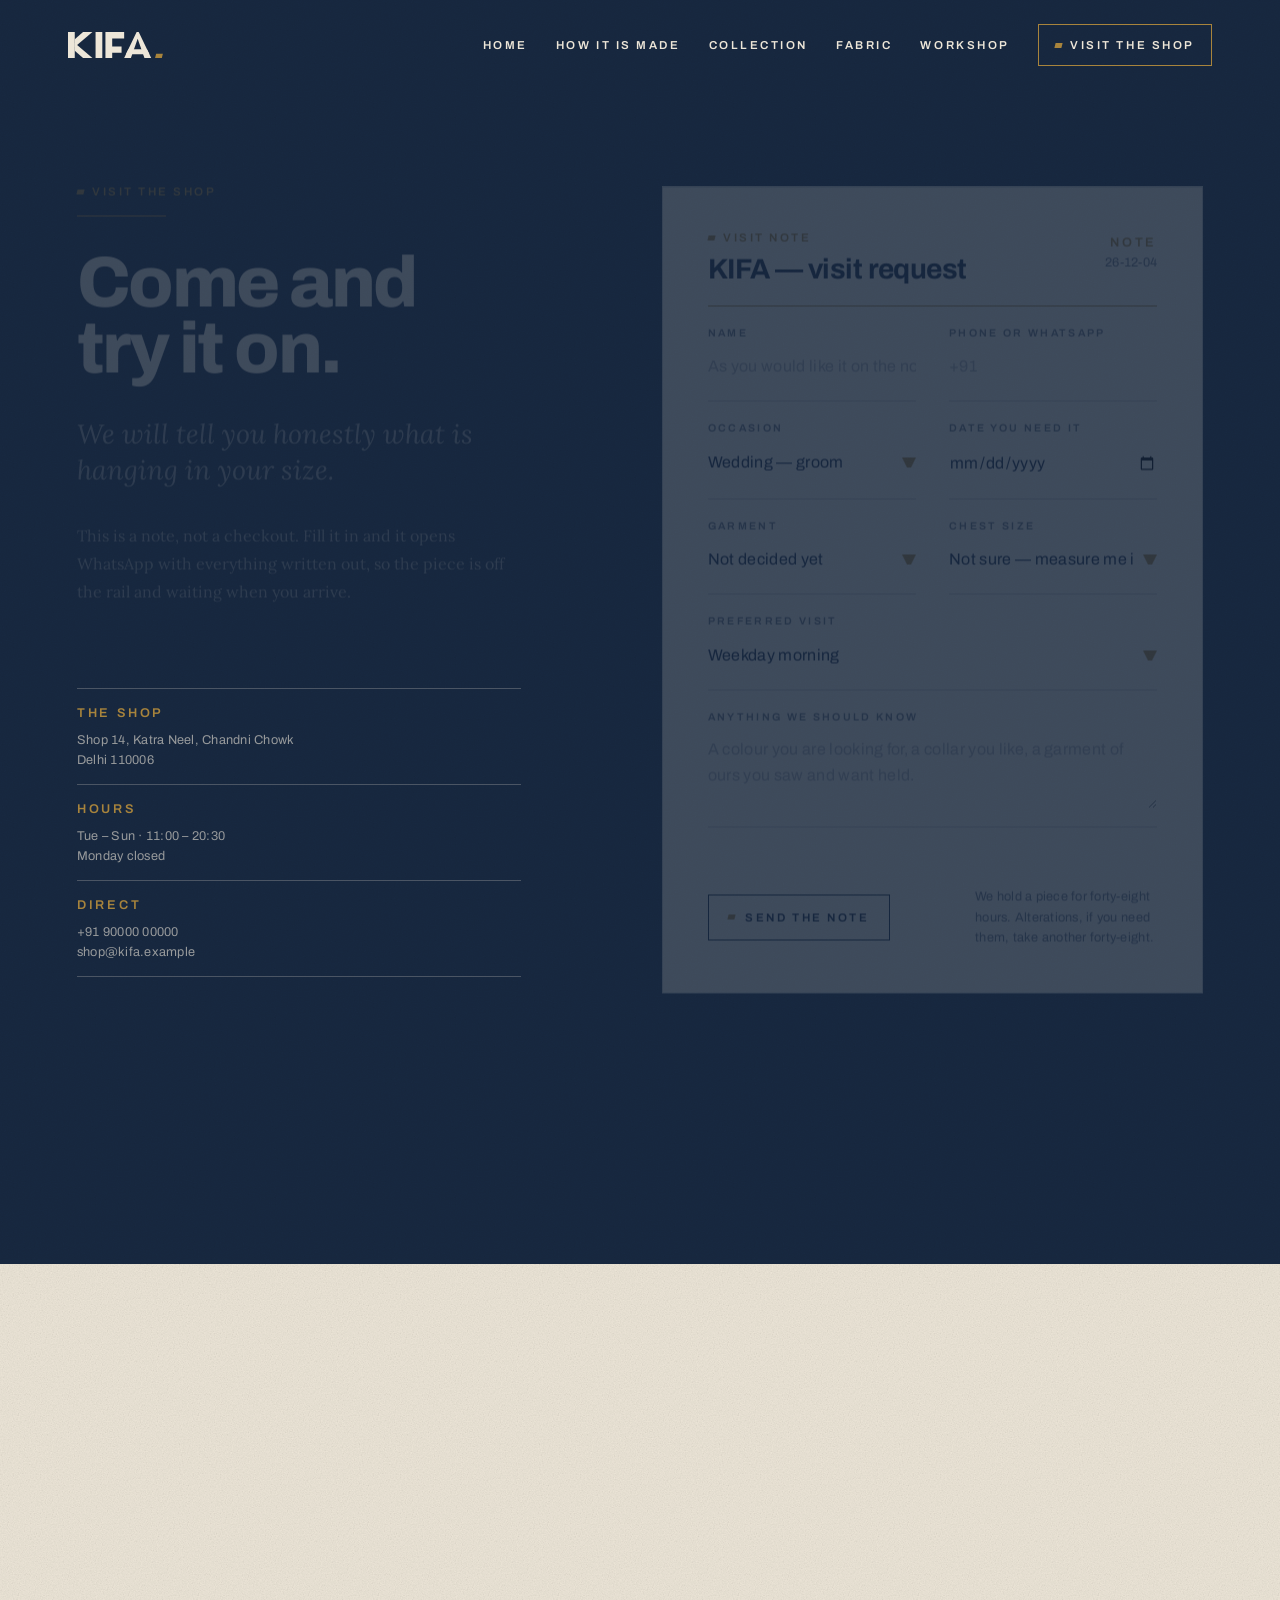
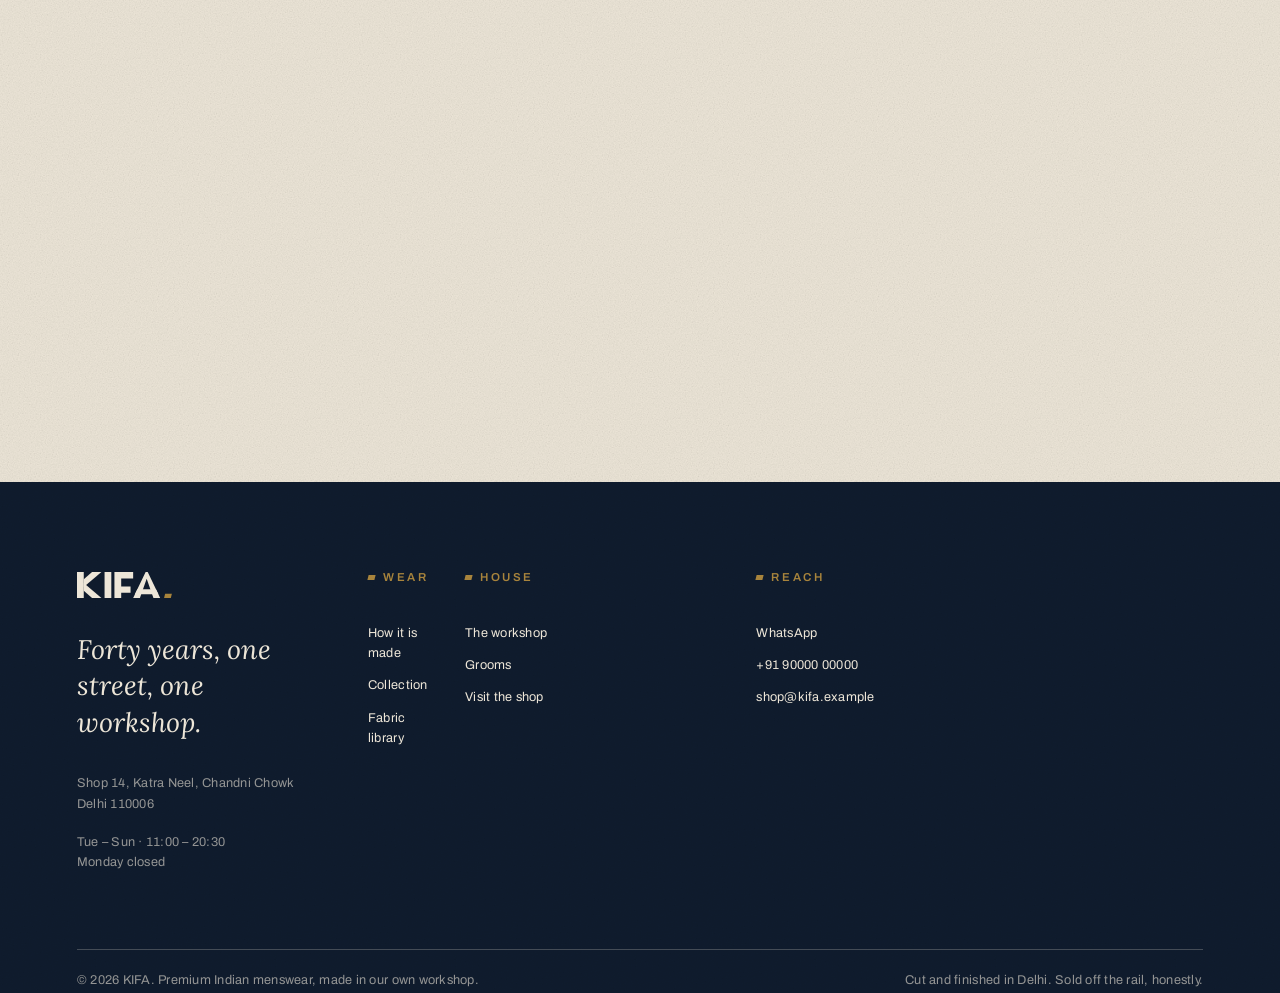
<file: fitting.html>
<!doctype html>
<html lang="en">
<head>
<meta charset="utf-8">
<meta http-equiv="refresh" content="0; url=visit.html">
<link rel="canonical" href="visit.html">
<title>KIFA — moved</title>
</head>
<body>
<p>This page has moved to <a href="visit.html">Visit the shop</a>.</p>
</body>
</html>
</file>
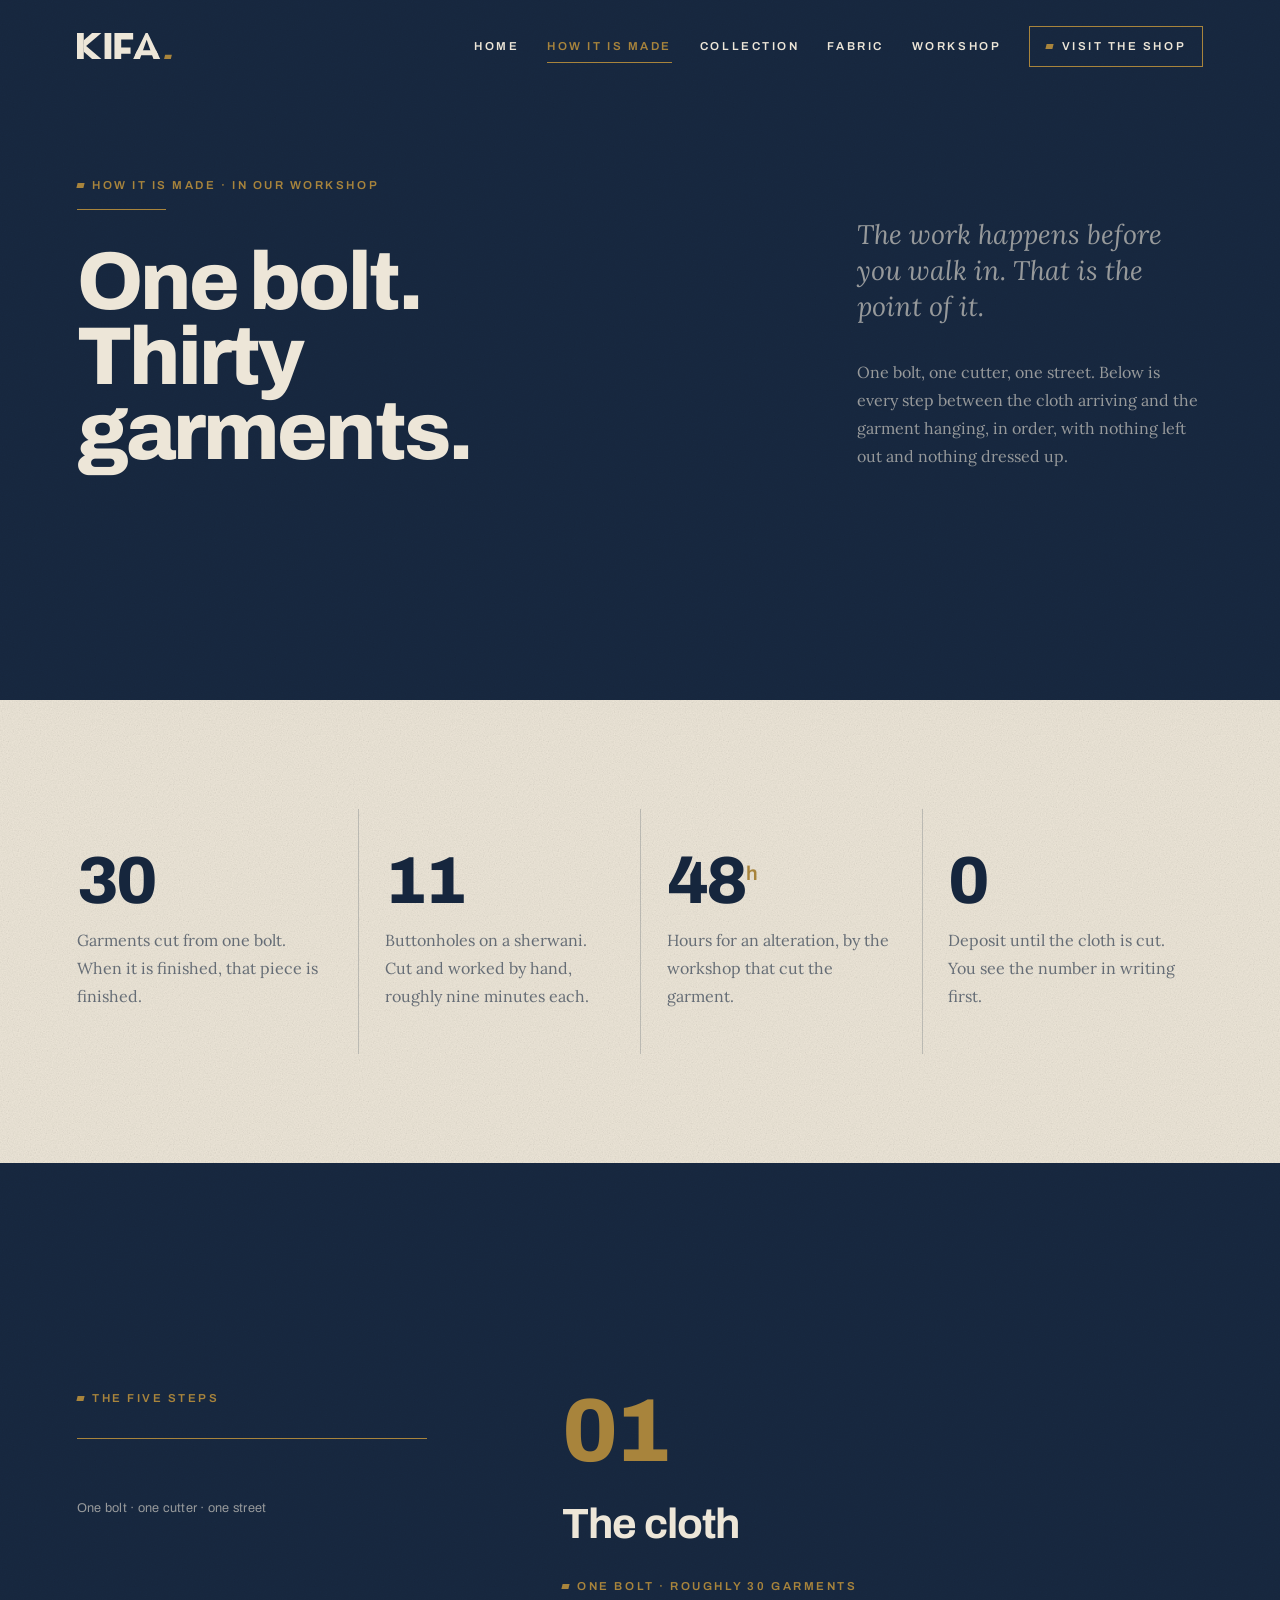
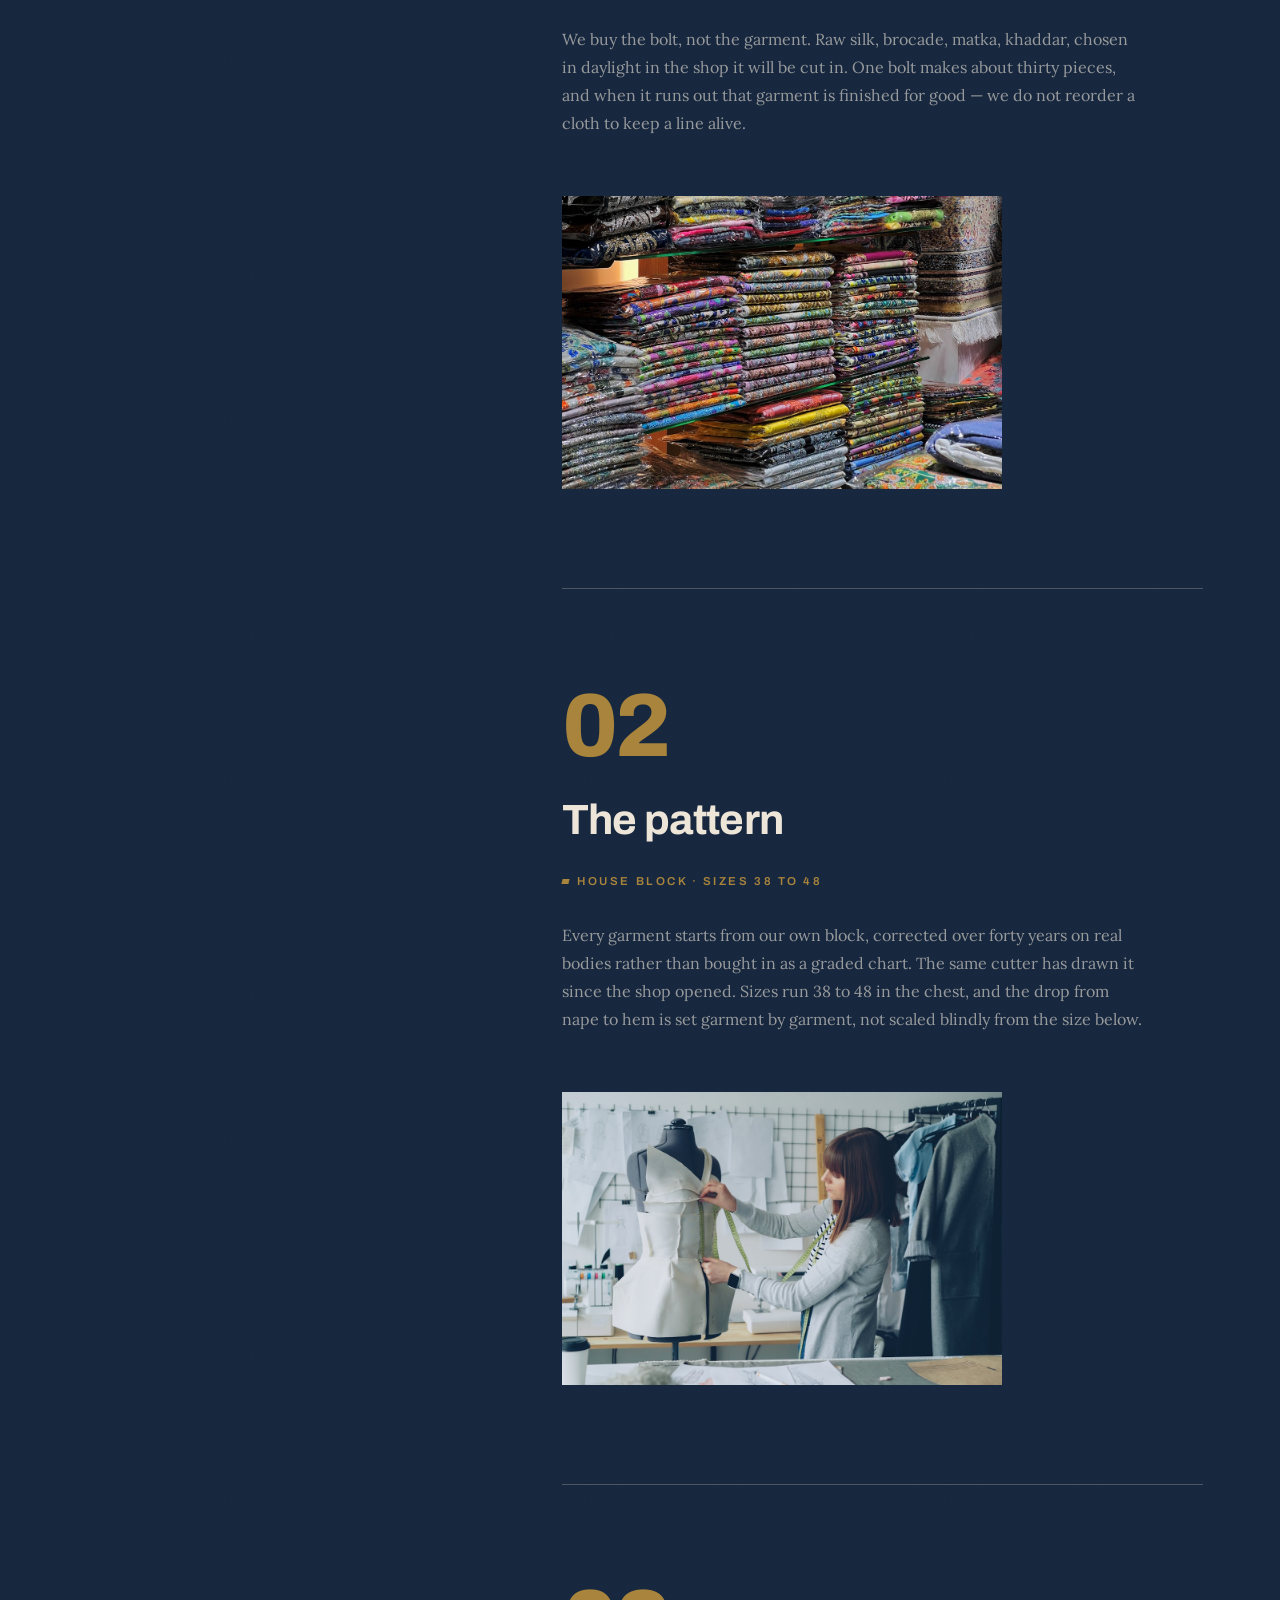
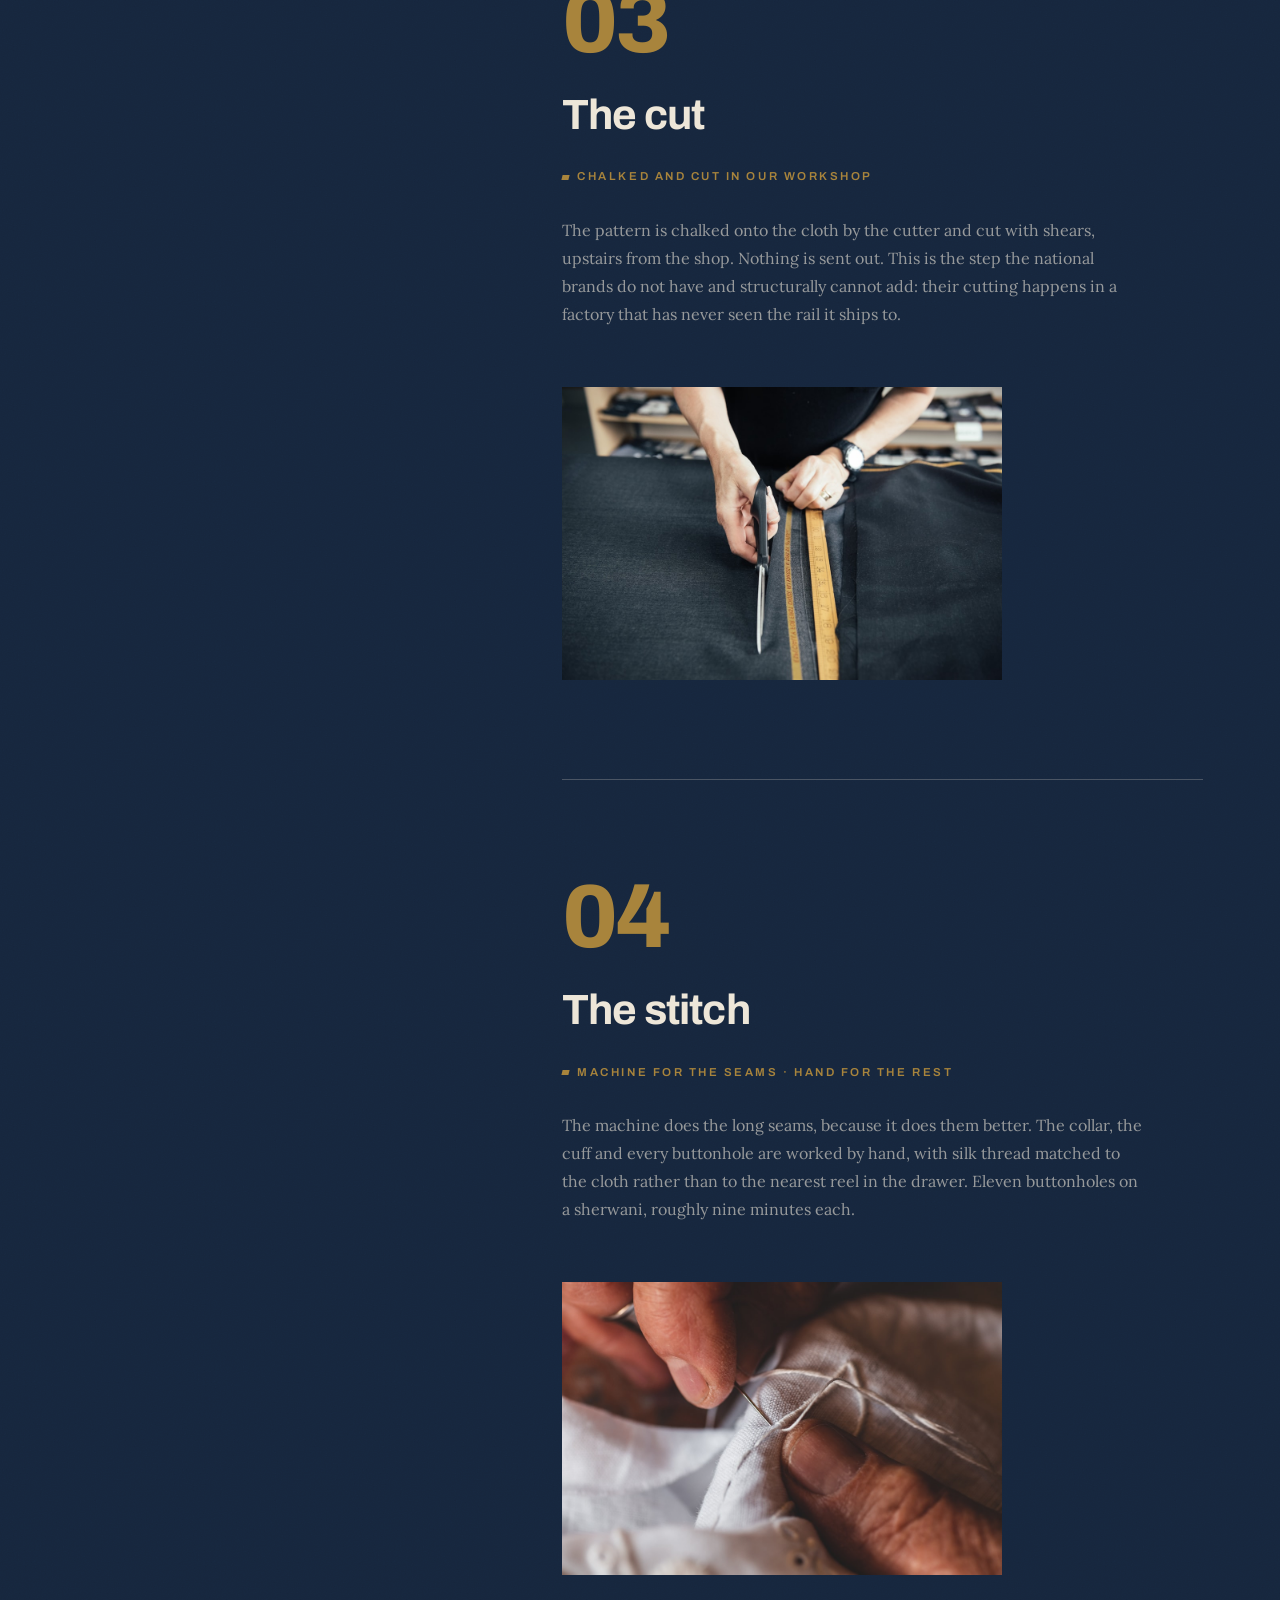
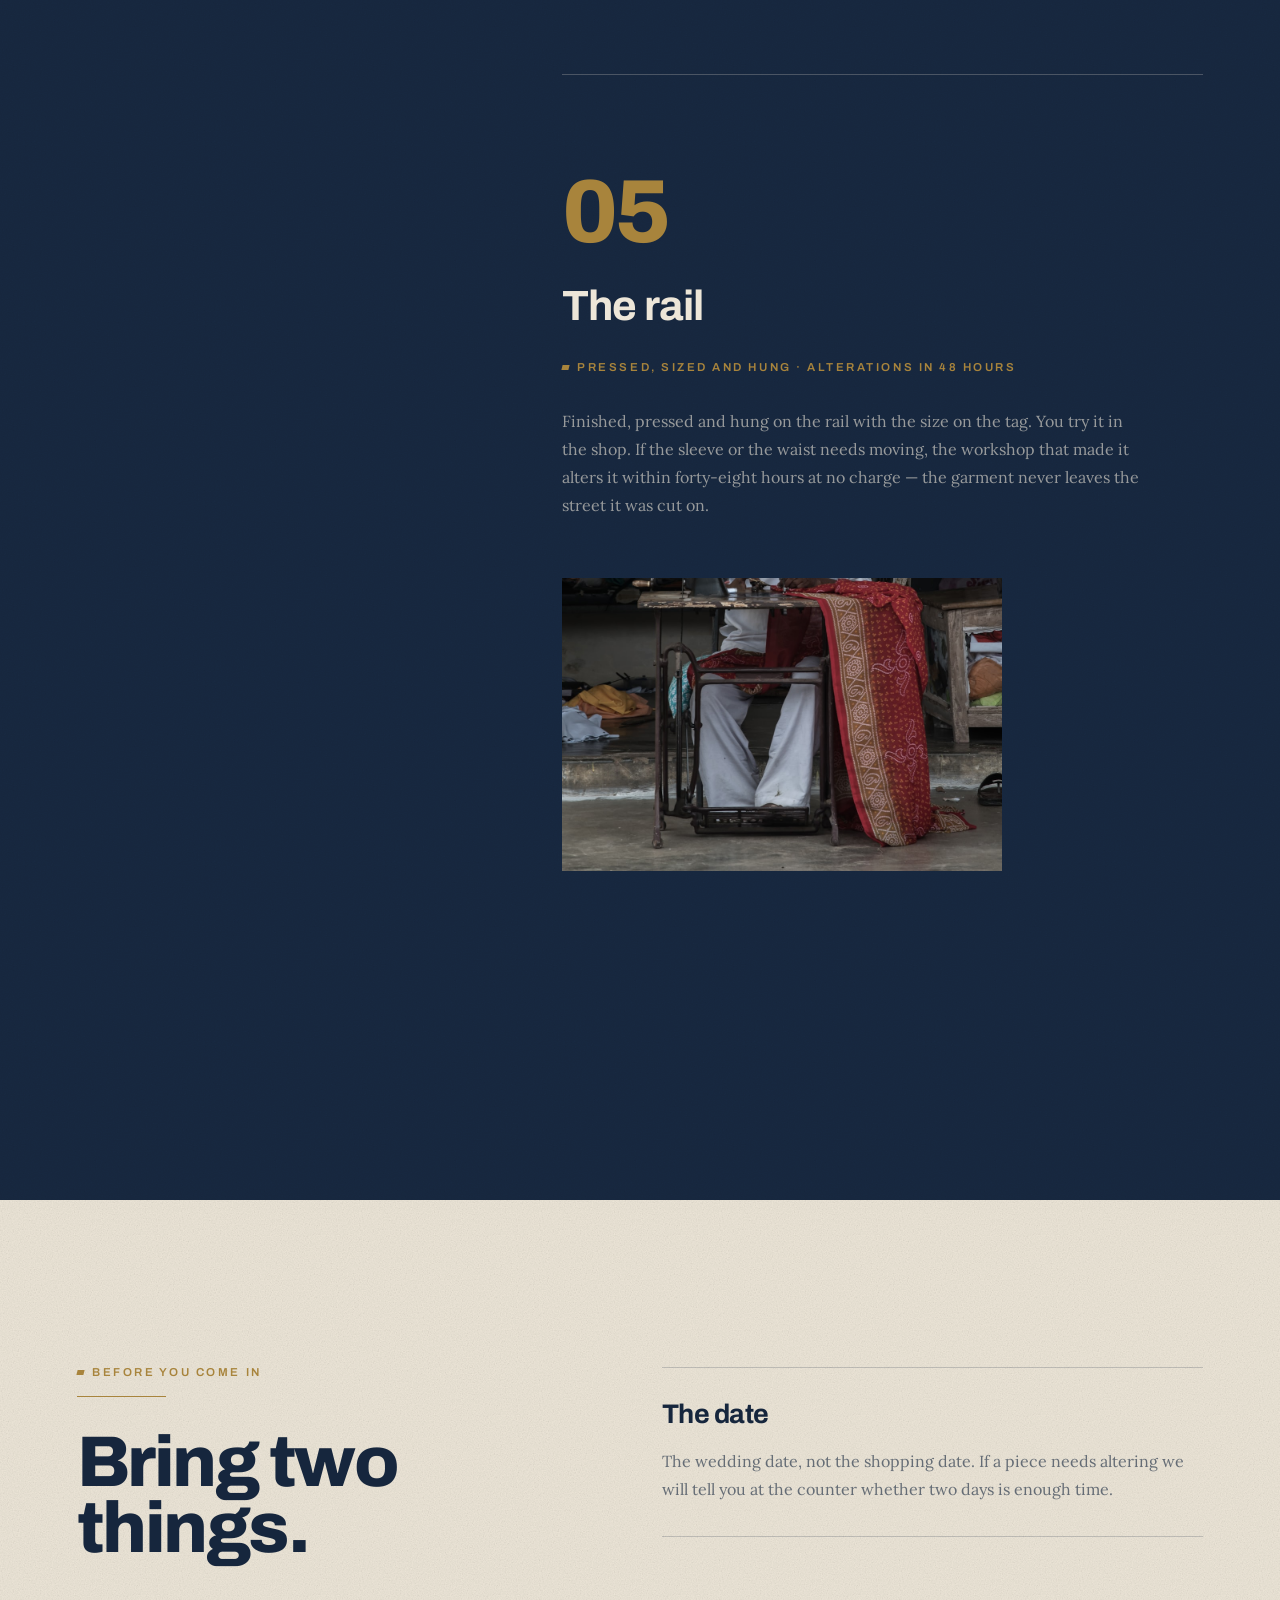
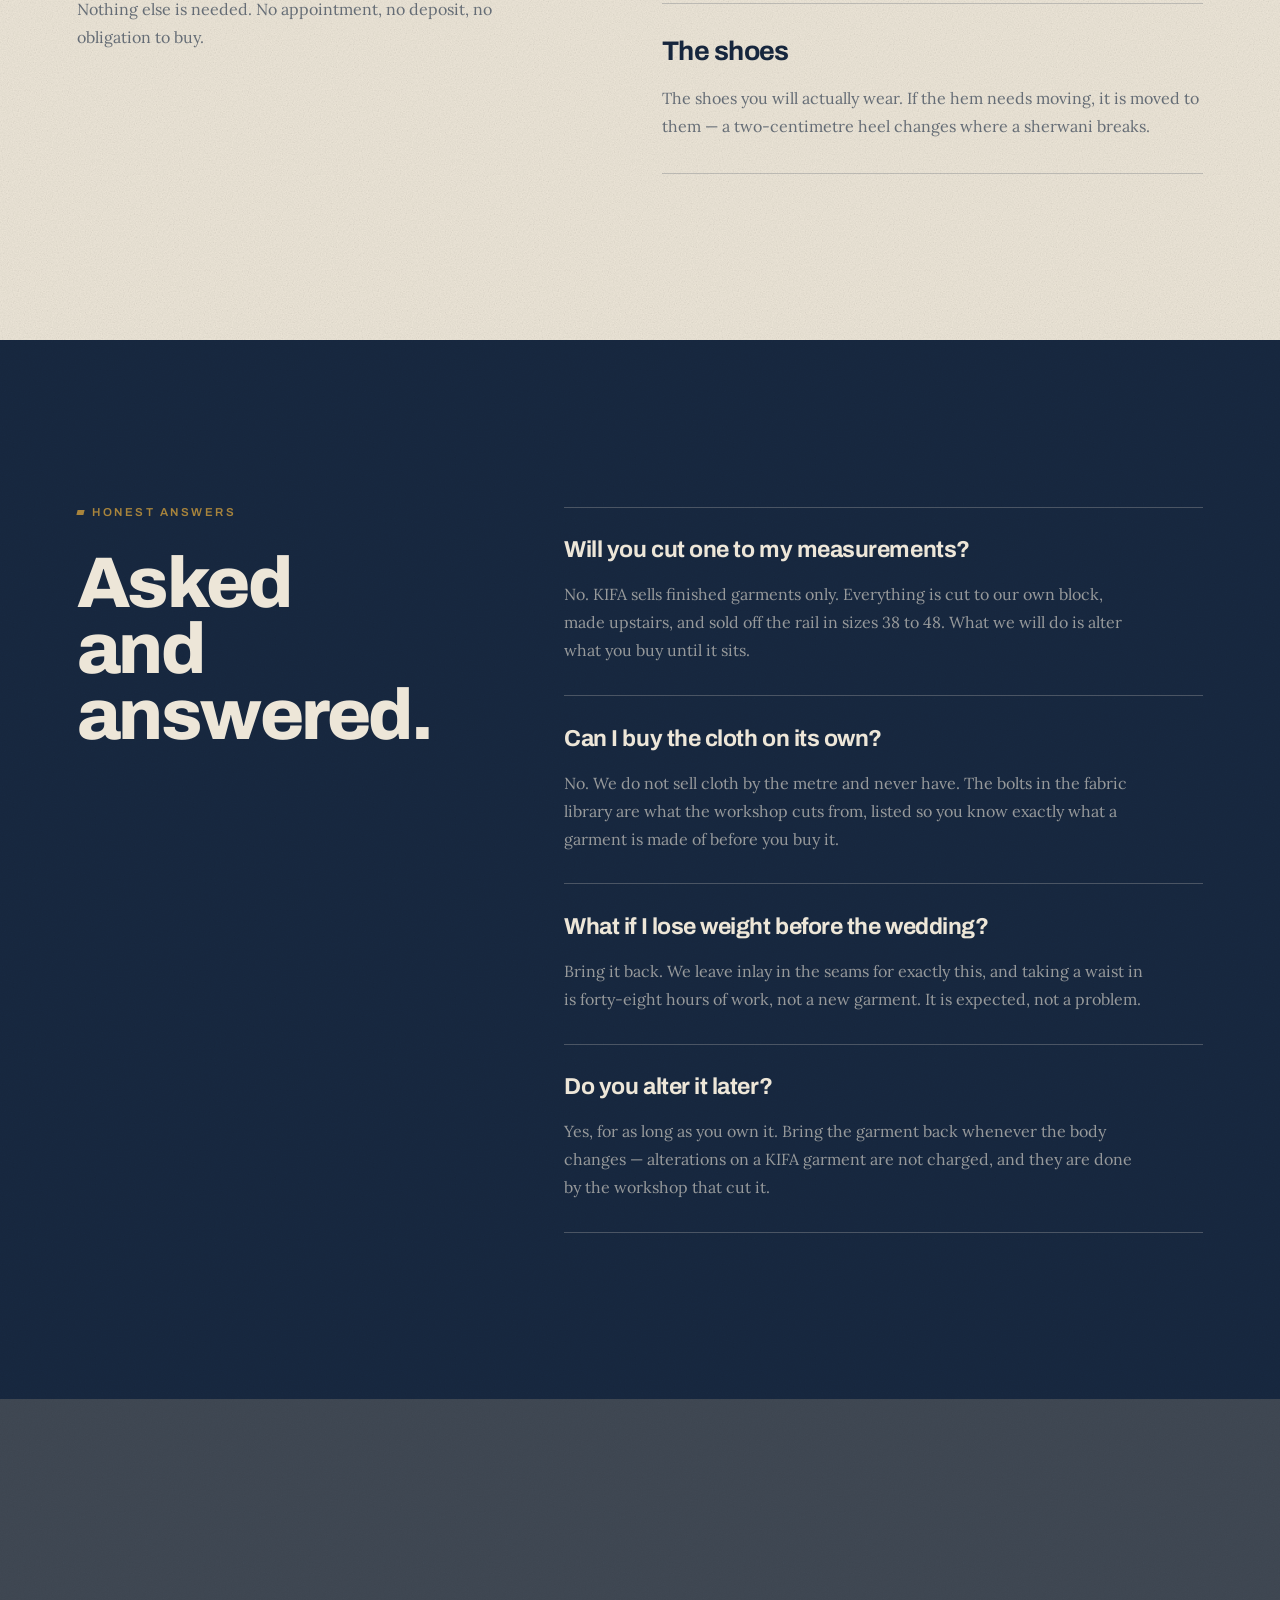
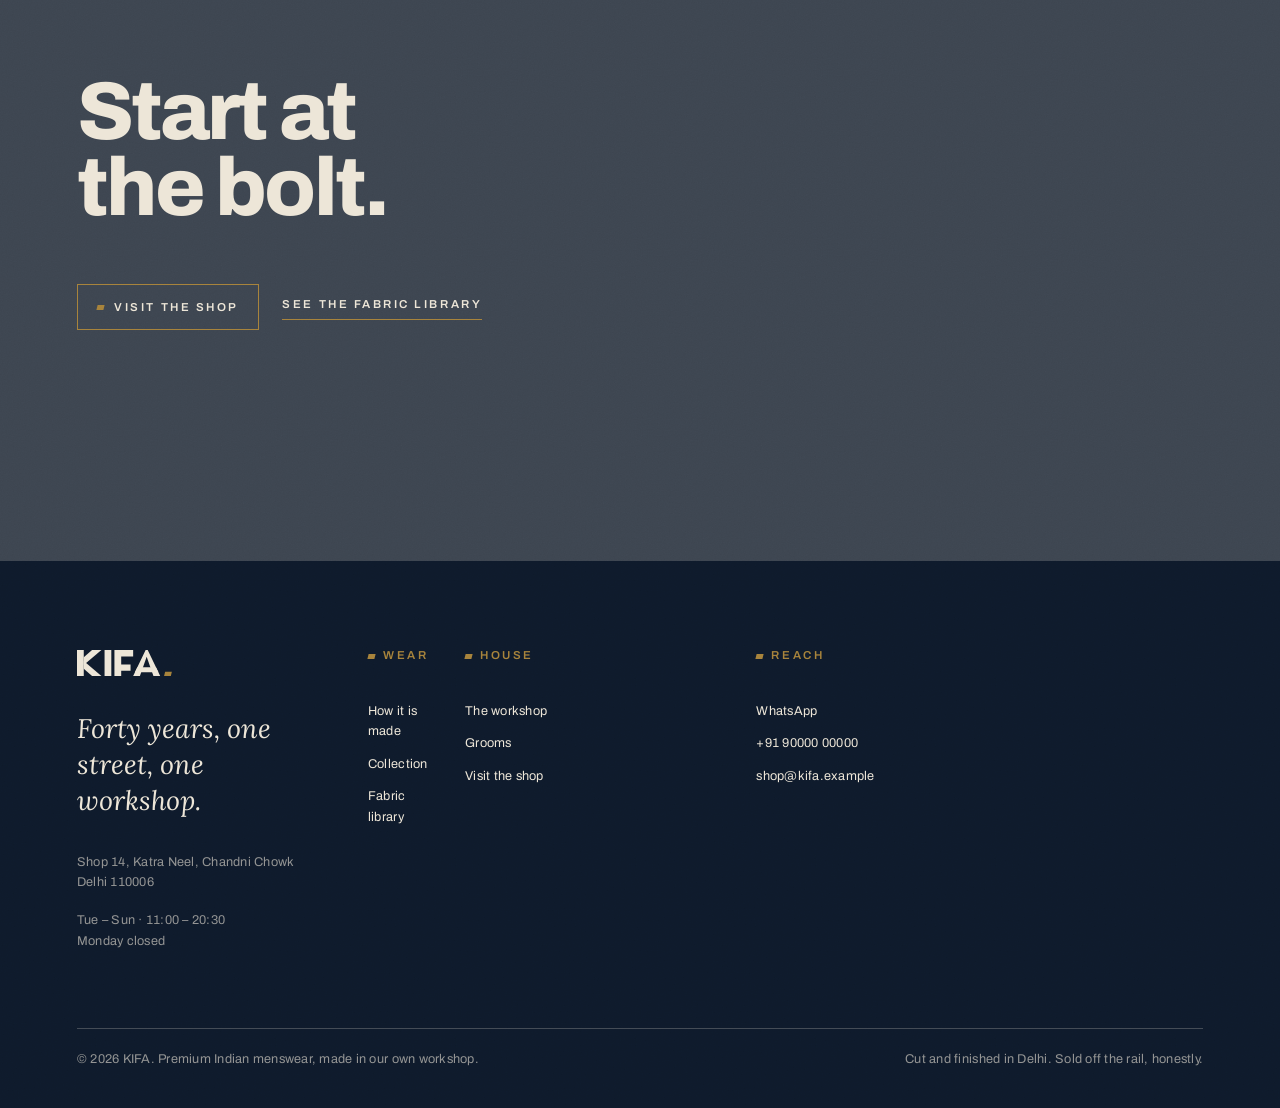
<file: how-it-is-made.html>
<!doctype html>
<html lang="en">
<head>
<meta charset="utf-8">
<meta name="viewport" content="width=device-width,initial-scale=1">
<title>KIFA — How it is made</title>
<meta name="description" content="Five steps from the bolt to the rail. One bolt makes about thirty garments, cut and finished upstairs from the shop.">
<link rel="preconnect" href="https://fonts.googleapis.com">
<link rel="preconnect" href="https://fonts.gstatic.com" crossorigin>
<link href="https://fonts.googleapis.com/css2?family=Archivo:wght@400;600;700;800&family=Lora:ital,wght@0,400;1,400;1,500&family=Mukta:wght@800&family=Noto+Nastaliq+Urdu:wght@400;600&display=swap" rel="stylesheet">
<link rel="stylesheet" href="assets/css/kifa.css">
<link rel="stylesheet" href="assets/css/components.css">
<link rel="icon" href="data:image/svg+xml,%3Csvg xmlns='http://www.w3.org/2000/svg' viewBox='0 0 32 32'%3E%3Crect width='32' height='32' fill='%2316263D'/%3E%3Cpath d='M11 12h13l-3 8H8z' fill='%23A8843C'/%3E%3C/svg%3E">
</head>
<body>

<main id="main">

  <!-- masthead -->
  <section class="section section--tall ground g-indigo wrap" data-ground="indigo"
           style="padding-top:clamp(140px,20vh,240px)">
    <div class="grid g-12">
      <div class="col-8">
        <p class="eyebrow rv"><span class="tick"></span>How it is made &middot; In our workshop</p>
        <div class="hairline hairline--short rv mt-s"></div>
        <h1 class="hook rv mt-m">One bolt.<br>Thirty<br>garments.</h1>
      </div>
      <div class="col-4 start-9" style="align-self:end">
        <p class="voice muted rv">
          The work happens before you walk in. That is the point of it.
        </p>
        <p class="body muted mt-m rv">
          One bolt, one cutter, one street. Below is every step between the cloth arriving
          and the garment hanging, in order, with nothing left out and nothing dressed up.
        </p>
      </div>
    </div>
  </section>

  <!-- the honest timeline -->
  <section class="section--tight ground g-chalk wrap" data-ground="chalk">
    <div class="count" id="timeline"></div>
  </section>

  <!-- the five steps -->
  <section class="section section--tall ground g-indigo wrap" data-ground="indigo">
    <div class="seq">
      <aside class="seq__rail">
        <p class="eyebrow brass"><span class="tick"></span>The five steps</p>
        <div class="hairline mt-m"></div>
        <p class="spec muted mt-l">One bolt &middot; one cutter &middot; one street</p>
      </aside>
      <ol class="seq__steps" id="steps"></ol>
    </div>
  </section>

  <!-- what we need from you -->
  <section class="section ground g-chalk wrap" data-ground="chalk">
    <div class="grid g-12">
      <div class="col-5">
        <p class="eyebrow rv"><span class="tick"></span>Before you come in</p>
        <div class="hairline hairline--short rv mt-s"></div>
        <h2 class="hook hook--s rv mt-m">Bring two<br>things.</h2>
        <p class="body muted mt-m rv">
          Nothing else is needed. No appointment, no deposit, no obligation to buy.
        </p>
      </div>
      <ol class="col-6 start-7">
        <li class="rv" style="padding-block:clamp(22px,2.6vw,34px);border-top:1px solid var(--on-chalk-faint)">
          <p class="subhead" style="font-size:clamp(1.3rem,2.1vw,1.9rem)">The date</p>
          <p class="body muted mt-s">The wedding date, not the shopping date. If a piece needs
            altering we will tell you at the counter whether two days is enough time.</p>
        </li>
        <li class="rv" style="padding-block:clamp(22px,2.6vw,34px);border-top:1px solid var(--on-chalk-faint)">
        <li class="rv" style="padding-block:clamp(22px,2.6vw,34px);border-top:1px solid var(--on-chalk-faint);border-bottom:1px solid var(--on-chalk-faint)">
          <p class="subhead" style="font-size:clamp(1.3rem,2.1vw,1.9rem)">The shoes</p>
          <p class="body muted mt-s">The shoes you will actually wear. If the hem needs moving,
            it is moved to them — a two-centimetre heel changes where a sherwani breaks.</p>
        </li>
      </ol>
    </div>
  </section>

  <!-- honest answers -->
  <section class="section ground g-indigo wrap" data-ground="indigo">
    <div class="grid g-12">
      <div class="col-4">
        <p class="eyebrow rv"><span class="tick"></span>Honest answers</p>
        <h2 class="hook hook--s rv mt-m">Asked<br>and<br>answered.</h2>
      </div>
      <div class="col-7 start-6">
        <dl>
          <div class="rv" style="padding-block:clamp(20px,2.4vw,32px);border-top:1px solid var(--on-indigo-faint)">
            <dt class="subhead" style="font-size:clamp(1.15rem,1.8vw,1.5rem)">Will you cut one to my measurements?</dt>
            <dd class="body muted mt-s">No. KIFA sells finished garments only. Everything is cut
              to our own block, made upstairs, and sold off the rail in sizes 38 to 48. What we
              will do is alter what you buy until it sits.</dd>
          </div>
          <div class="rv" style="padding-block:clamp(20px,2.4vw,32px);border-top:1px solid var(--on-indigo-faint)">
            <dt class="subhead" style="font-size:clamp(1.15rem,1.8vw,1.5rem)">Can I buy the cloth on its own?</dt>
            <dd class="body muted mt-s">No. We do not sell cloth by the metre and never have.
              The bolts in the fabric library are what the workshop cuts from, listed so you know
              exactly what a garment is made of before you buy it.</dd>
          </div>
          <div class="rv" style="padding-block:clamp(20px,2.4vw,32px);border-top:1px solid var(--on-indigo-faint)">
            <dt class="subhead" style="font-size:clamp(1.15rem,1.8vw,1.5rem)">What if I lose weight before the wedding?</dt>
            <dd class="body muted mt-s">Bring it back. We leave inlay in the seams for exactly
              this, and taking a waist in is forty-eight hours of work, not a new garment. It is
              expected, not a problem.</dd>
          </div>
          <div class="rv" style="padding-block:clamp(20px,2.4vw,32px);border-top:1px solid var(--on-indigo-faint);border-bottom:1px solid var(--on-indigo-faint)">
            <dt class="subhead" style="font-size:clamp(1.15rem,1.8vw,1.5rem)">Do you alter it later?</dt>
            <dd class="body muted mt-s">Yes, for as long as you own it. Bring the garment back
              whenever the body changes — alterations on a KIFA garment are not charged, and they
              are done by the workshop that cut it.</dd>
          </div>
        </dl>
      </div>
    </div>
  </section>

  <!-- CTA -->
  <section class="section section--tall ground g-iron wrap" data-ground="iron">
    <div class="grid g-12">
      <div class="col-8">
        <p class="eyebrow rv"><span class="tick"></span>Next</p>
        <h2 class="hook rv mt-m">Start at<br>the bolt.</h2>
        <div class="flexrow mt-l rv">
          <a class="btn" href="visit.html"><span class="tick"></span>Visit the shop</a>
          <a class="link-u" href="fabric.html">See the fabric library</a>
        </div>
      </div>
    </div>
  </section>

</main>

<script src="assets/js/site.js"></script>
<script src="assets/js/art.js"></script>
<script src="assets/js/blocks.js"></script>
<script>
function PAGE(){
  const $ = s => document.querySelector(s);

  $('#timeline').innerHTML = [
    { n:'30', l:'Garments cut from one bolt. When it is finished, that piece is finished.' },
    { n:'11', l:'Buttonholes on a sherwani. Cut and worked by hand, roughly nine minutes each.' },
    { n:'48', sup:'h', l:'Hours for an alteration, by the workshop that cut the garment.' },
    { n:'0',  l:'Deposit until the cloth is cut. You see the number in writing first.' }
  ].map(c => {
    const whole = /^\d+$/.test(c.n);
    return `
    <div class="count__cell rv">
      <p class="count__n">${whole ? `<span data-count="${c.n}">0</span>` : c.n}${c.sup?`<sup>${c.sup}</sup>`:''}</p>
      <p class="count__l body">${c.l}</p>
    </div>`;
  }).join('');

  $('#steps').innerHTML = SITE.steps.map((s,i) => `
    <li class="seq__step rv" data-i="${i}">
      <p class="seq__no">${s.no}</p>
      <h2 class="subhead mt-m">${s.t}</h2>
      <p class="eyebrow mt-m"><span class="tick"></span>${s.spec}</p>
      <p class="body muted mt-m">${s.body}</p>
      <div class="seq__art mt-l">${photoSrc(s.art) ? photoTag(photoSrc(s.art), s.t + " — " + s.spec, "seq__img") : ART.proof[s.art]()}</div>
    </li>`).join('');

}
</script>
<script src="assets/js/kifa.js"></script>
</body>
</html>
</file>
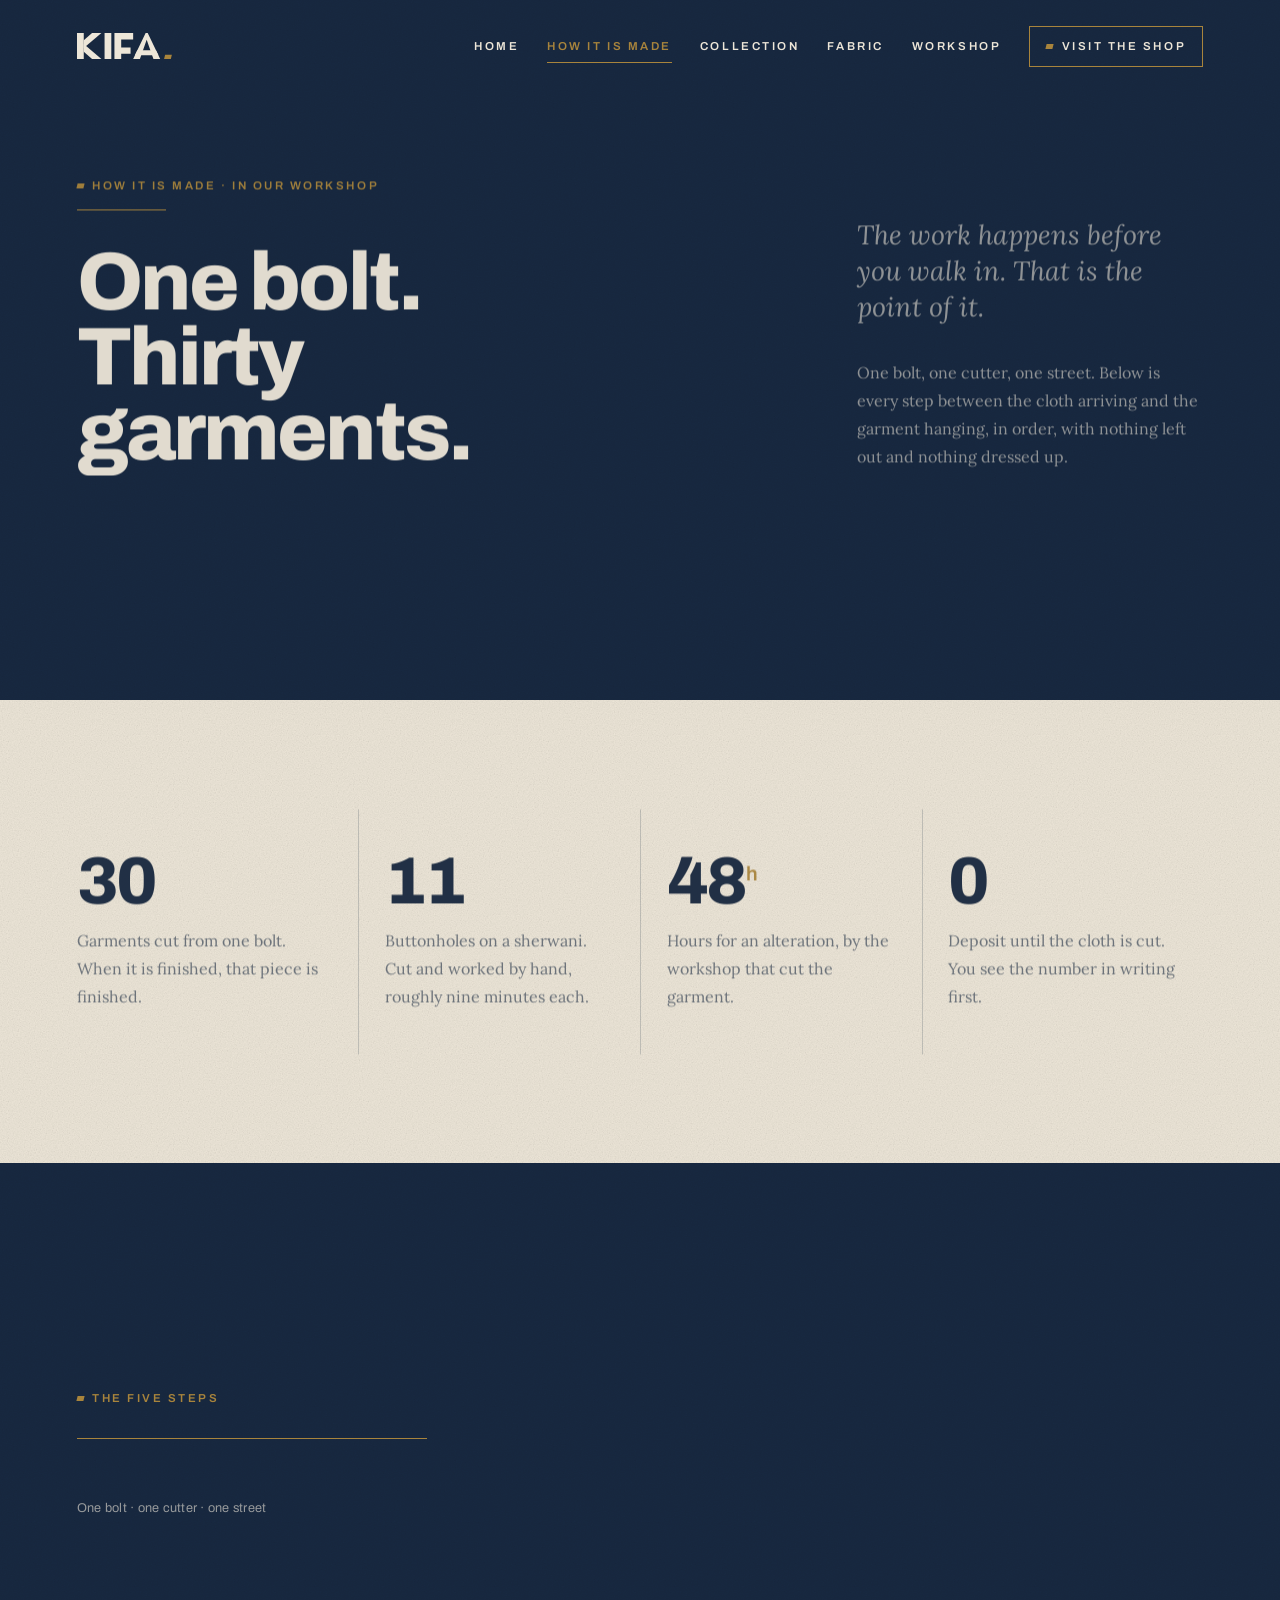
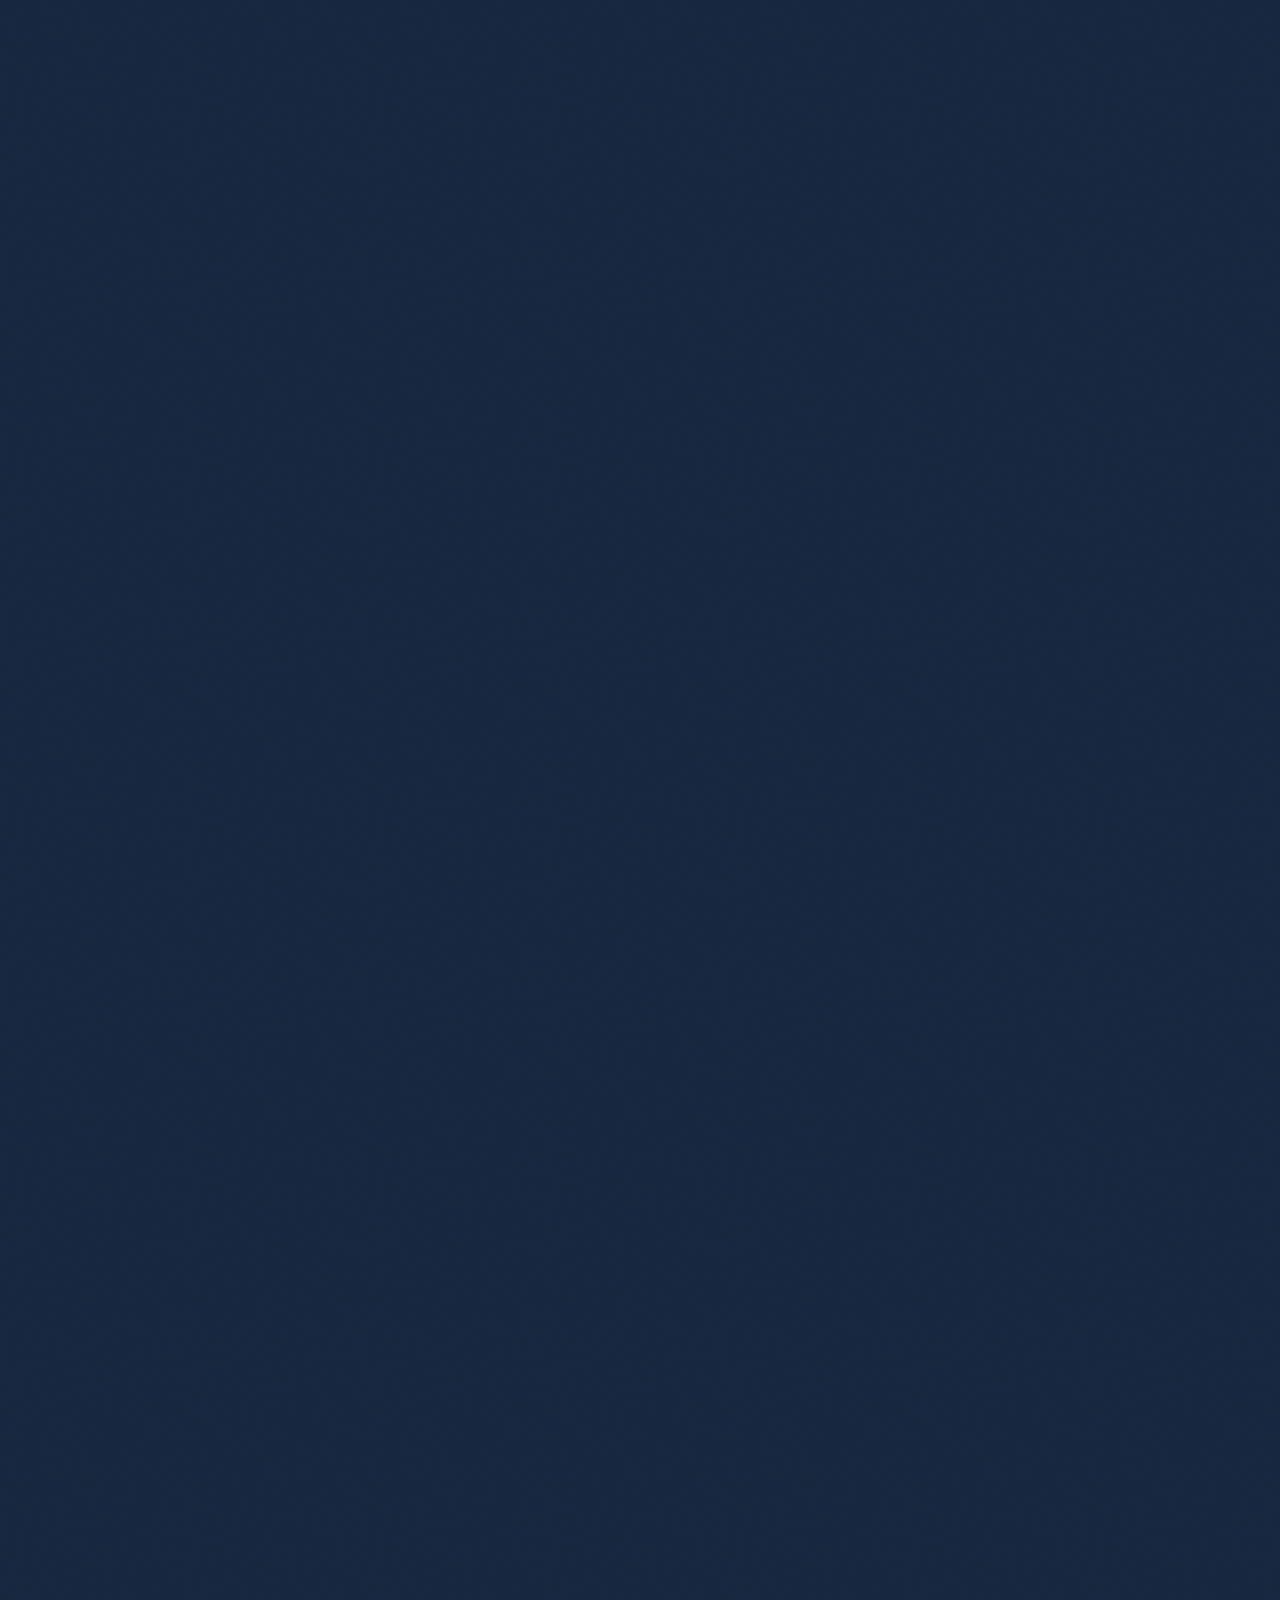
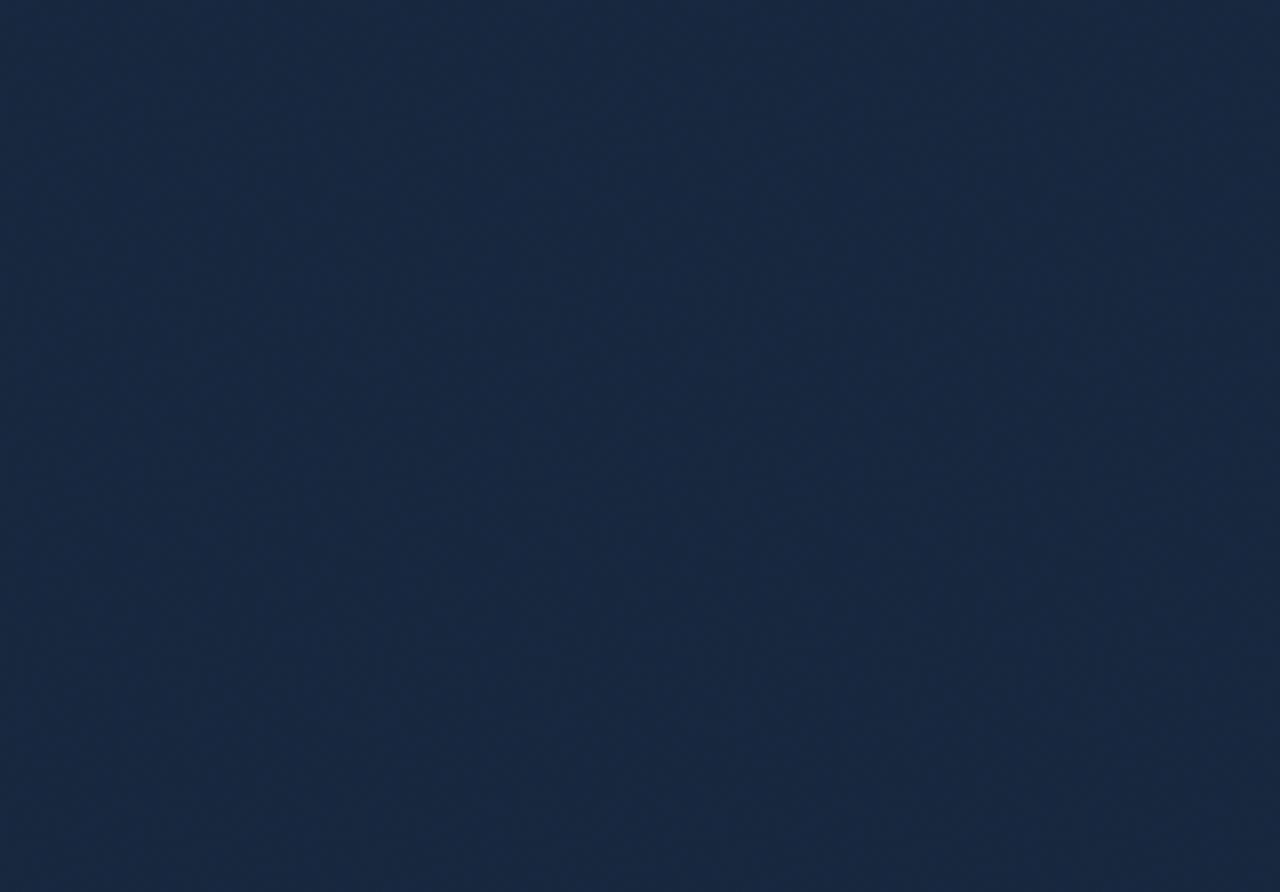
<file: made-to-measure.html>
<!doctype html>
<html lang="en">
<head>
<meta charset="utf-8">
<meta http-equiv="refresh" content="0; url=how-it-is-made.html">
<link rel="canonical" href="how-it-is-made.html">
<title>KIFA — moved</title>
</head>
<body>
<p>This page has moved to <a href="how-it-is-made.html">How it is made</a>.</p>
</body>
</html>
</file>
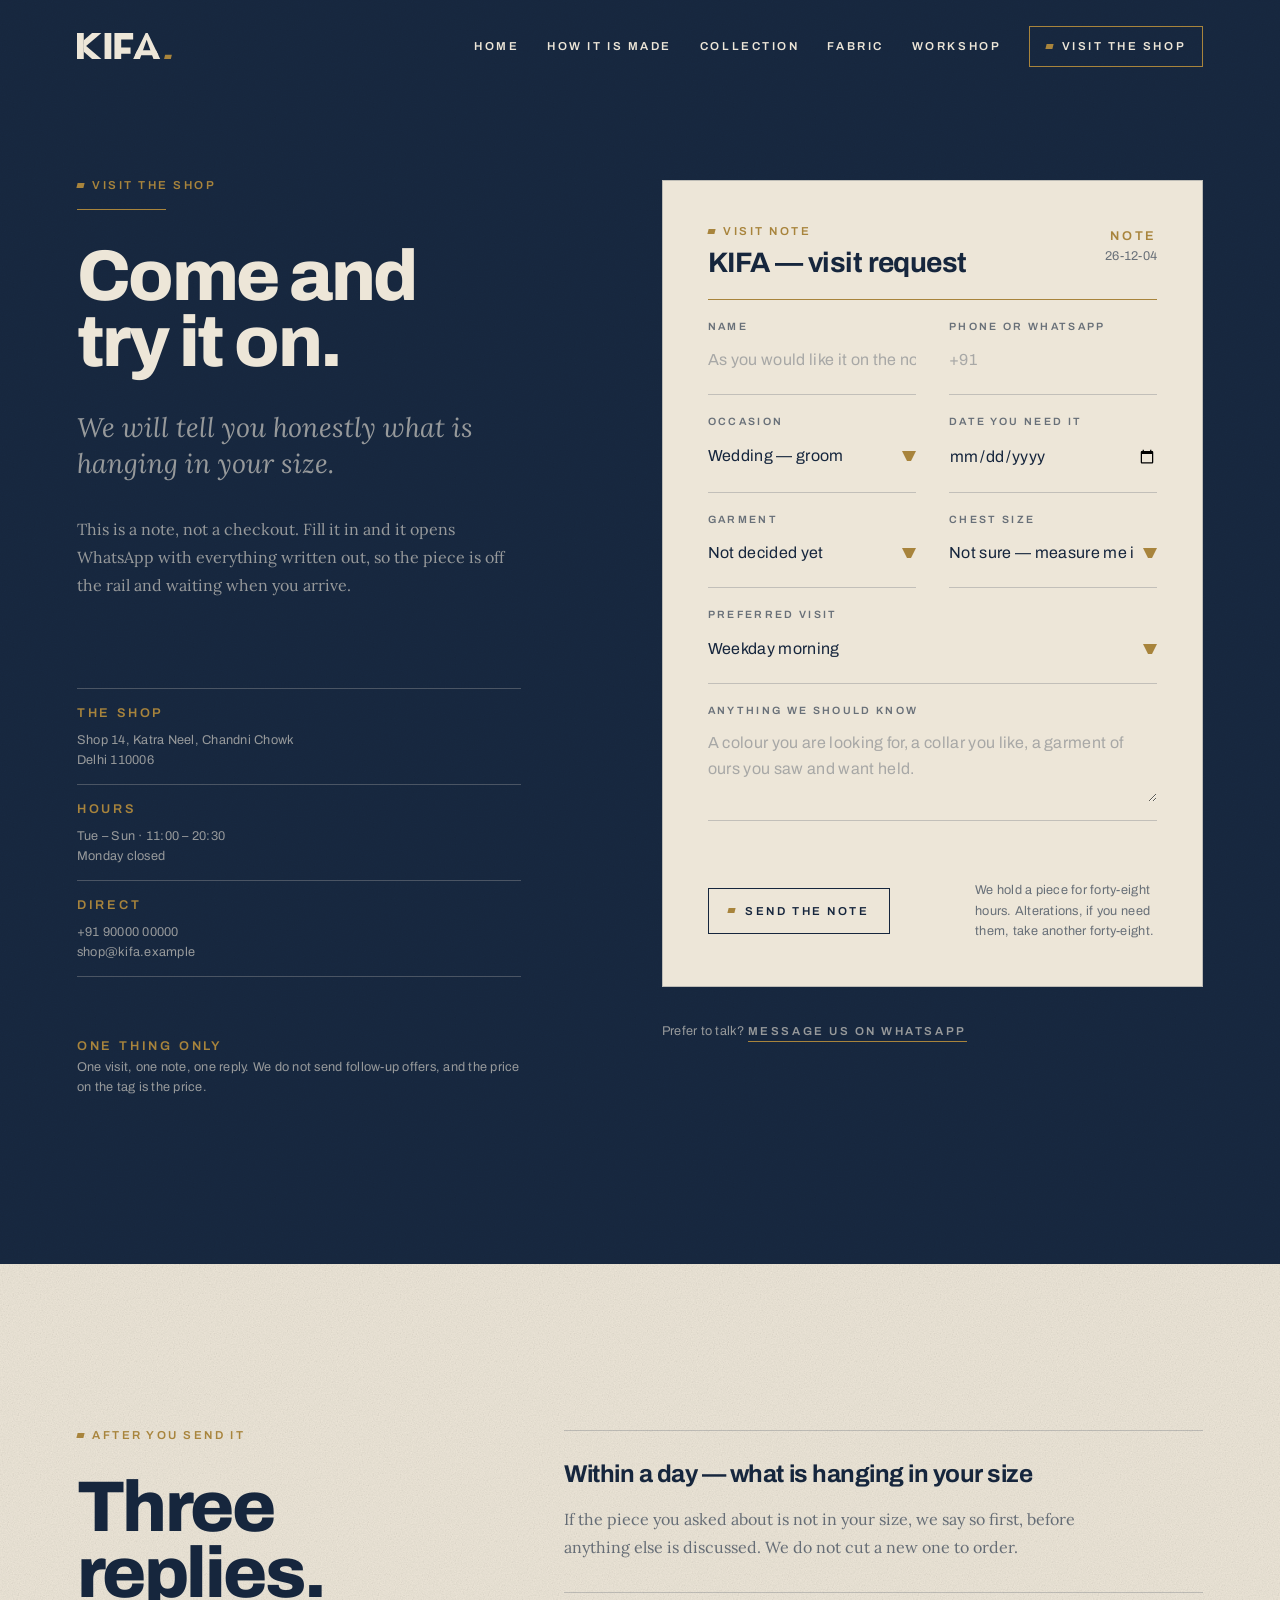
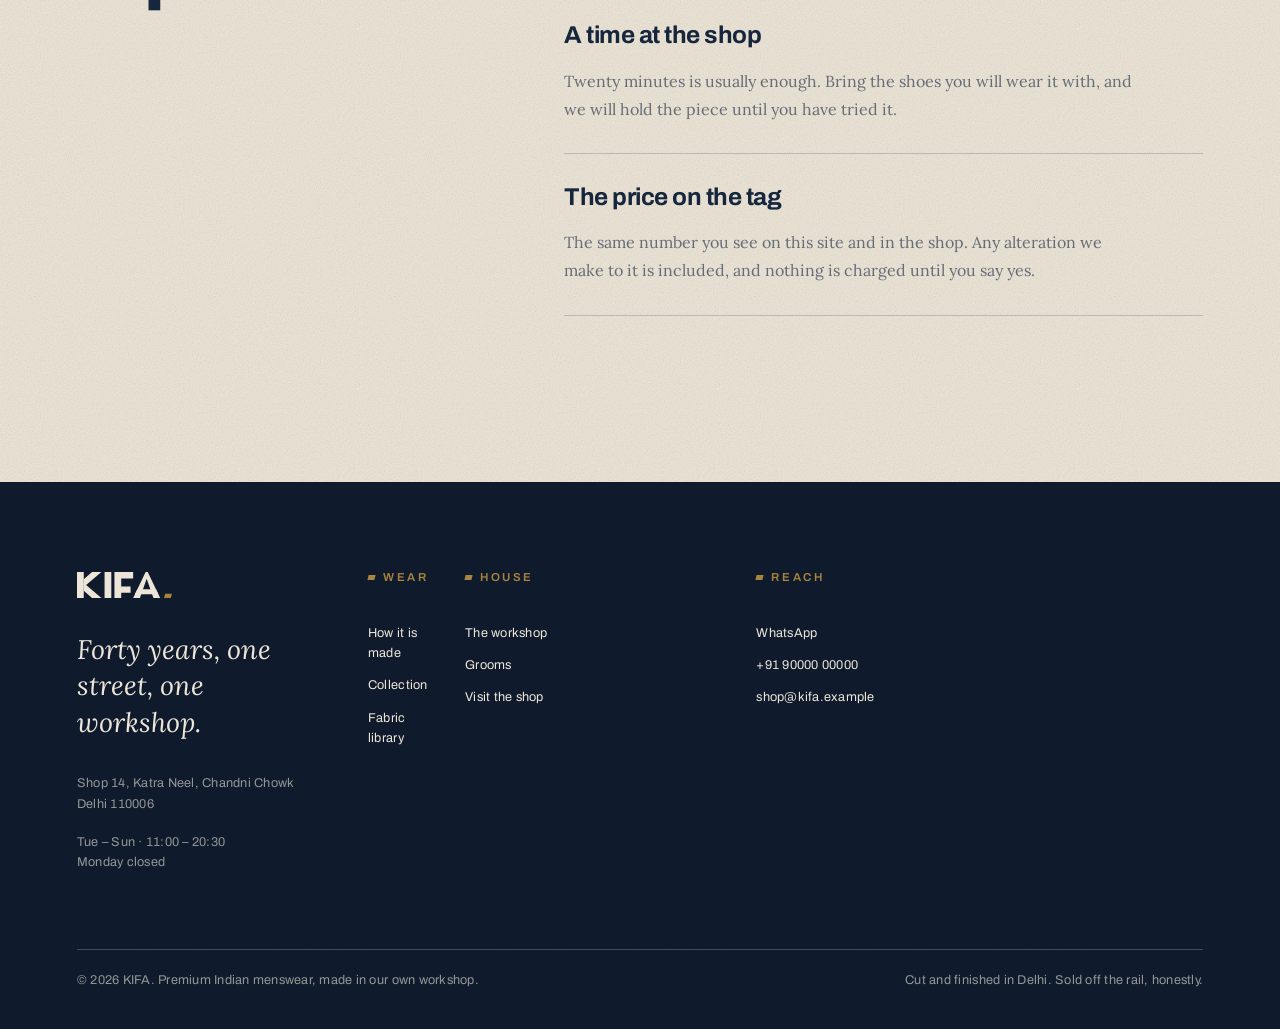
<file: visit.html>
<!doctype html>
<html lang="en">
<head>
<meta charset="utf-8">
<meta name="viewport" content="width=device-width,initial-scale=1">
<title>KIFA — Visit the shop</title>
<meta name="description" content="Send a note, we hold the piece. Everything at KIFA is finished and hanging — come and try it on.">
<link rel="preconnect" href="https://fonts.googleapis.com">
<link rel="preconnect" href="https://fonts.gstatic.com" crossorigin>
<link href="https://fonts.googleapis.com/css2?family=Archivo:wght@400;600;700;800&family=Lora:ital,wght@0,400;1,400;1,500&family=Mukta:wght@800&family=Noto+Nastaliq+Urdu:wght@400;600&display=swap" rel="stylesheet">
<link rel="stylesheet" href="assets/css/kifa.css">
<link rel="stylesheet" href="assets/css/components.css">
<link rel="icon" href="data:image/svg+xml,%3Csvg xmlns='http://www.w3.org/2000/svg' viewBox='0 0 32 32'%3E%3Crect width='32' height='32' fill='%2316263D'/%3E%3Cpath d='M11 12h13l-3 8H8z' fill='%23A8843C'/%3E%3C/svg%3E">
</head>
<body>

<main id="main">

  <section class="section ground g-indigo wrap" data-ground="indigo"
           style="padding-top:clamp(140px,20vh,240px)">
    <div class="grid g-12">
      <div class="col-5">
        <p class="eyebrow rv"><span class="tick"></span>Visit the shop</p>
        <div class="hairline hairline--short rv mt-s"></div>
        <h1 class="hook hook--s rv mt-m">Come and<br>try it on.</h1>
        <p class="voice muted mt-m rv">
          We will tell you honestly what is hanging in your size.
        </p>
        <p class="body muted mt-m rv">
          This is a note, not a checkout. Fill it in and it opens WhatsApp with everything
          written out, so the piece is off the rail and waiting when you arrive.
        </p>

        <dl class="mt-xl spec" id="visit"></dl>

        <p class="spec mt-l rv">
          <span class="spec--caps brass">One thing only</span><br>
          <span class="muted">One visit, one note, one reply. We do not send follow-up
          offers, and the price on the tag is the price.</span>
        </p>
      </div>

      <div class="col-6 start-7">
        <form class="card rv" id="visitnote" novalidate>
          <div class="card__head">
            <div>
              <p class="eyebrow"><span class="tick"></span>Visit note</p>
              <p class="subhead" style="font-size:clamp(1.4rem,2.2vw,2rem);margin-top:10px">
                KIFA &mdash; visit request
              </p>
            </div>
            <p class="spec" style="text-align:right;color:var(--on-chalk-muted)" id="cardno"></p>
          </div>

          <div class="fields-2">
            <p class="field">
              <label for="f-name">Name</label>
              <input id="f-name" name="name" type="text" placeholder="As you would like it on the note" required>
            </p>
            <p class="field">
              <label for="f-phone">Phone or WhatsApp</label>
              <input id="f-phone" name="phone" type="tel" placeholder="+91" required>
            </p>
          </div>

          <div class="fields-2">
            <p class="field">
              <label for="f-occasion">Occasion</label>
              <select id="f-occasion" name="occasion">
                <option>Wedding — groom</option>
                <option>Wedding — family</option>
                <option>Engagement or reception</option>
                <option>Festival or family function</option>
                <option>Formal or business</option>
              </select>
            </p>
            <p class="field">
              <label for="f-date">Date you need it</label>
              <input id="f-date" name="date" type="date">
            </p>
          </div>

          <div class="fields-2">
            <p class="field">
              <label for="f-garment">Garment</label>
              <select id="f-garment" name="garment"></select>
            </p>
            <p class="field">
              <label for="f-size">Chest size</label>
              <select id="f-size" name="size">
                <option>Not sure — measure me in the shop</option>
                <option>38</option><option>40</option><option>42</option>
                <option>44</option><option>46</option><option>48</option>
              </select>
            </p>
          </div>

          <p class="field">
            <label for="f-slot">Preferred visit</label>
            <select id="f-slot" name="slot">
              <option>Weekday morning</option>
              <option>Weekday evening</option>
              <option>Saturday</option>
              <option>Sunday</option>
              <option>Any time — call me</option>
            </select>
          </p>

          <p class="field">
            <label for="f-notes">Anything we should know</label>
            <textarea id="f-notes" name="notes" placeholder="A colour you are looking for, a collar you like, a garment of ours you saw and want held."></textarea>
          </p>

          <div class="flexrow mt-l" style="justify-content:space-between">
            <button class="btn" type="submit" style="border-color:var(--indigo)">
              <span class="tick"></span>Send the note
            </button>
            <span class="spec" style="color:var(--on-chalk-muted);max-width:26ch">
              We hold a piece for forty-eight hours. Alterations, if you need them, take another forty-eight.
            </span>
          </div>
          <p class="spec brass mt-m" id="formout" hidden></p>
        </form>

        <p class="spec muted mt-m rv">
          Prefer to talk? <a class="link-u" style="padding-bottom:.2em" id="waLink" target="_blank" rel="noopener" href="#">Message us on WhatsApp</a>
        </p>
      </div>
    </div>
  </section>

  <!-- what happens next -->
  <section class="section ground g-chalk wrap" data-ground="chalk">
    <div class="grid g-12">
      <div class="col-4">
        <p class="eyebrow rv"><span class="tick"></span>After you send it</p>
        <h2 class="hook hook--s rv mt-m">Three<br>replies.</h2>
      </div>
      <ol class="col-7 start-6">
        <li class="rv" style="padding-block:clamp(20px,2.4vw,32px);border-top:1px solid var(--on-chalk-faint)">
          <p class="subhead" style="font-size:clamp(1.2rem,1.9vw,1.6rem)">Within a day — what is hanging in your size</p>
          <p class="body muted mt-s">If the piece you asked about is not in your size, we say so
            first, before anything else is discussed. We do not cut a new one to order.</p>
        </li>
        <li class="rv" style="padding-block:clamp(20px,2.4vw,32px);border-top:1px solid var(--on-chalk-faint)">
          <p class="subhead" style="font-size:clamp(1.2rem,1.9vw,1.6rem)">A time at the shop</p>
          <p class="body muted mt-s">Twenty minutes is usually enough. Bring the shoes you will
            wear it with, and we will hold the piece until you have tried it.</p>
        </li>
        <li class="rv" style="padding-block:clamp(20px,2.4vw,32px);border-top:1px solid var(--on-chalk-faint);border-bottom:1px solid var(--on-chalk-faint)">
          <p class="subhead" style="font-size:clamp(1.2rem,1.9vw,1.6rem)">The price on the tag</p>
          <p class="body muted mt-s">The same number you see on this site and in the shop. Any
            alteration we make to it is included, and nothing is charged until you say yes.</p>
        </li>
      </ol>
    </div>
  </section>

</main>

<script src="assets/js/site.js"></script>
<script src="assets/js/art.js"></script>
<script src="assets/js/blocks.js"></script>
<script>
function PAGE(){
  const $ = s => document.querySelector(s);

  $('#f-garment').innerHTML =
    ['Not decided yet', ...SITE.collection.map(c => c.name)]
      .map(n => `<option>${n}</option>`).join('');

  const d = new Date();
  $('#cardno').innerHTML =
    `<span class="spec--caps brass">Note</span><br>` +
    `${String(d.getFullYear()).slice(2)}-${String(d.getMonth()+1).padStart(2,'0')}-${String(d.getDate()).padStart(2,'0')}`;

  $('#visit').innerHTML = `
    <div style="padding-block:14px;border-top:1px solid var(--on-indigo-faint)">
      <dt class="spec--caps brass">The shop</dt>
      <dd class="muted" style="margin-top:6px">${SITE.street}<br>${SITE.city} ${SITE.postcode}</dd>
    </div>
    <div style="padding-block:14px;border-top:1px solid var(--on-indigo-faint)">
      <dt class="spec--caps brass">Hours</dt>
      <dd class="muted" style="margin-top:6px">${SITE.hours}<br>${SITE.closed}</dd>
    </div>
    <div style="padding-block:14px;border-top:1px solid var(--on-indigo-faint);border-bottom:1px solid var(--on-indigo-faint)">
      <dt class="spec--caps brass">Direct</dt>
      <dd class="muted" style="margin-top:6px">
        <a href="tel:${SITE.phoneRaw}">${SITE.phone}</a><br>
        <a href="mailto:${SITE.email}">${SITE.email}</a>
      </dd>
    </div>`;

  $('#waLink').href = SITE.wa('Hello KIFA. I would like to come and try a piece.');
}
</script>
<script src="assets/js/kifa.js"></script>
</body>
</html>
</file>
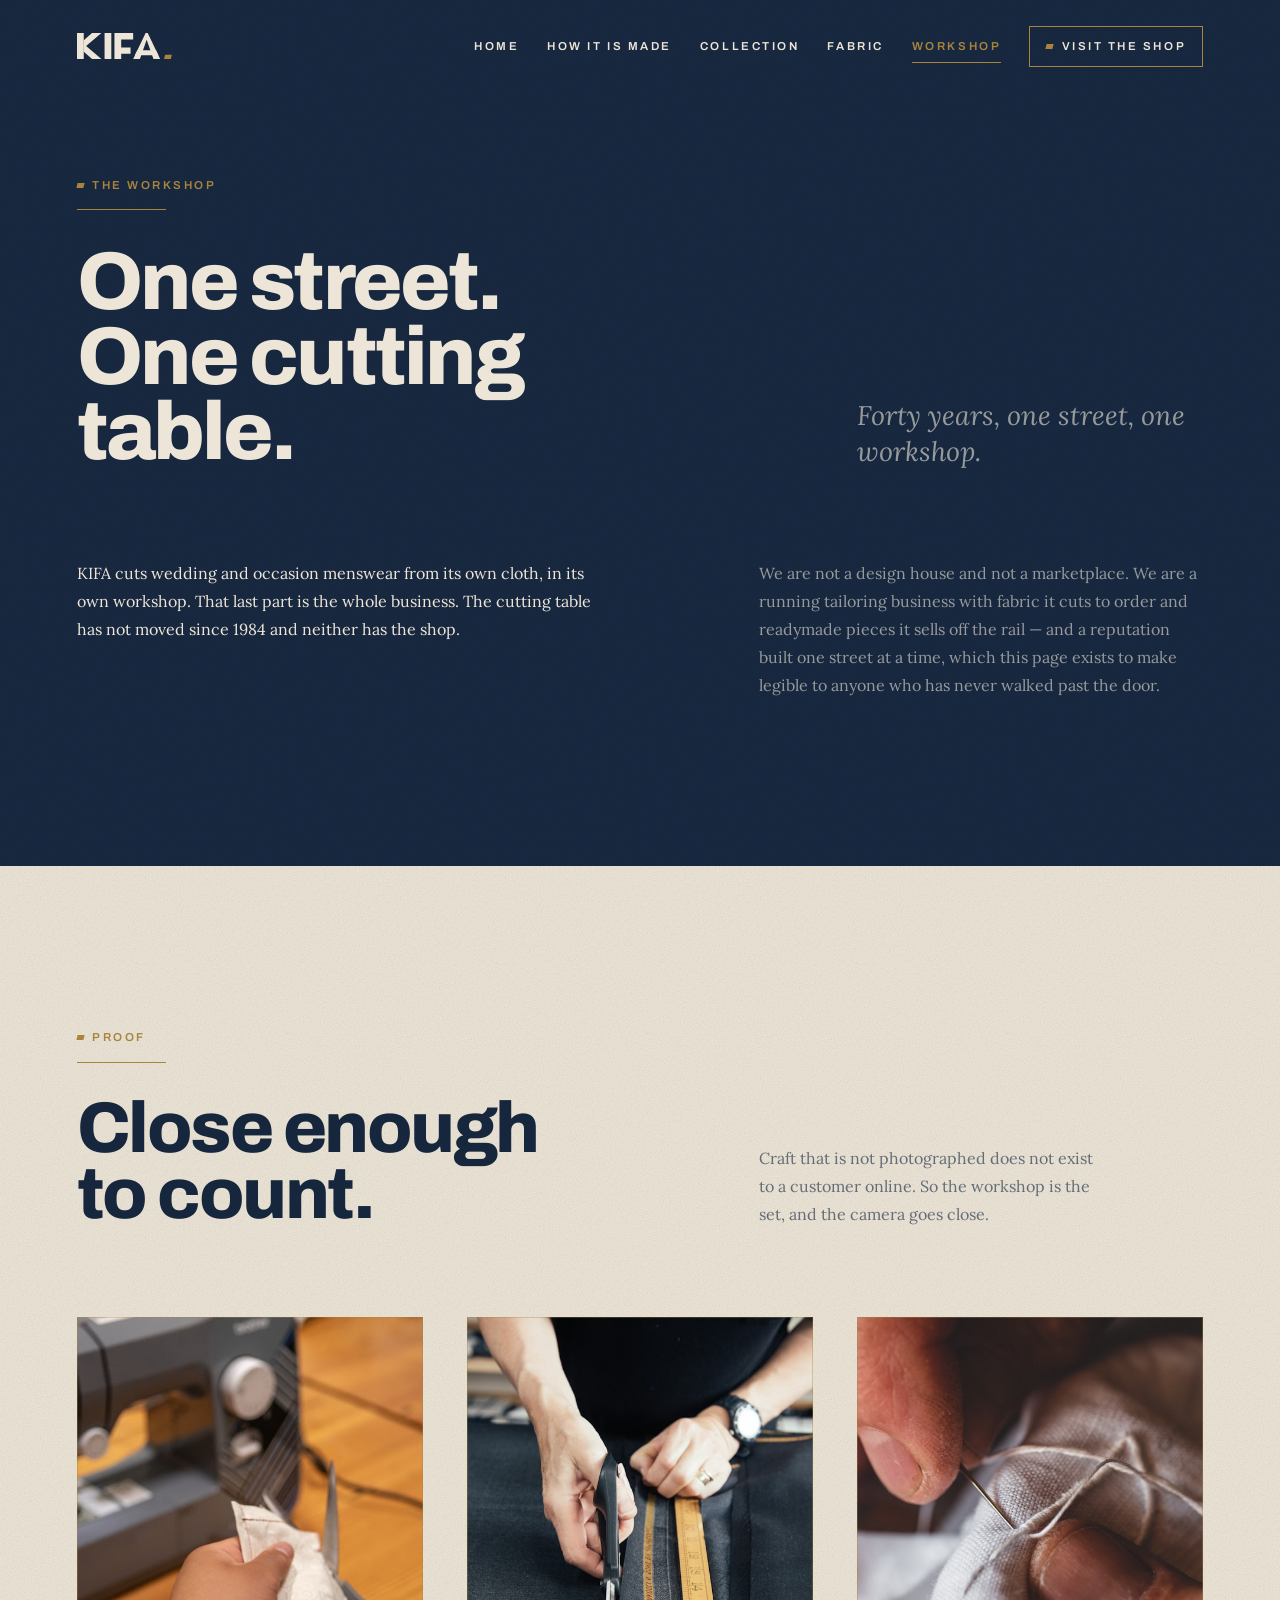
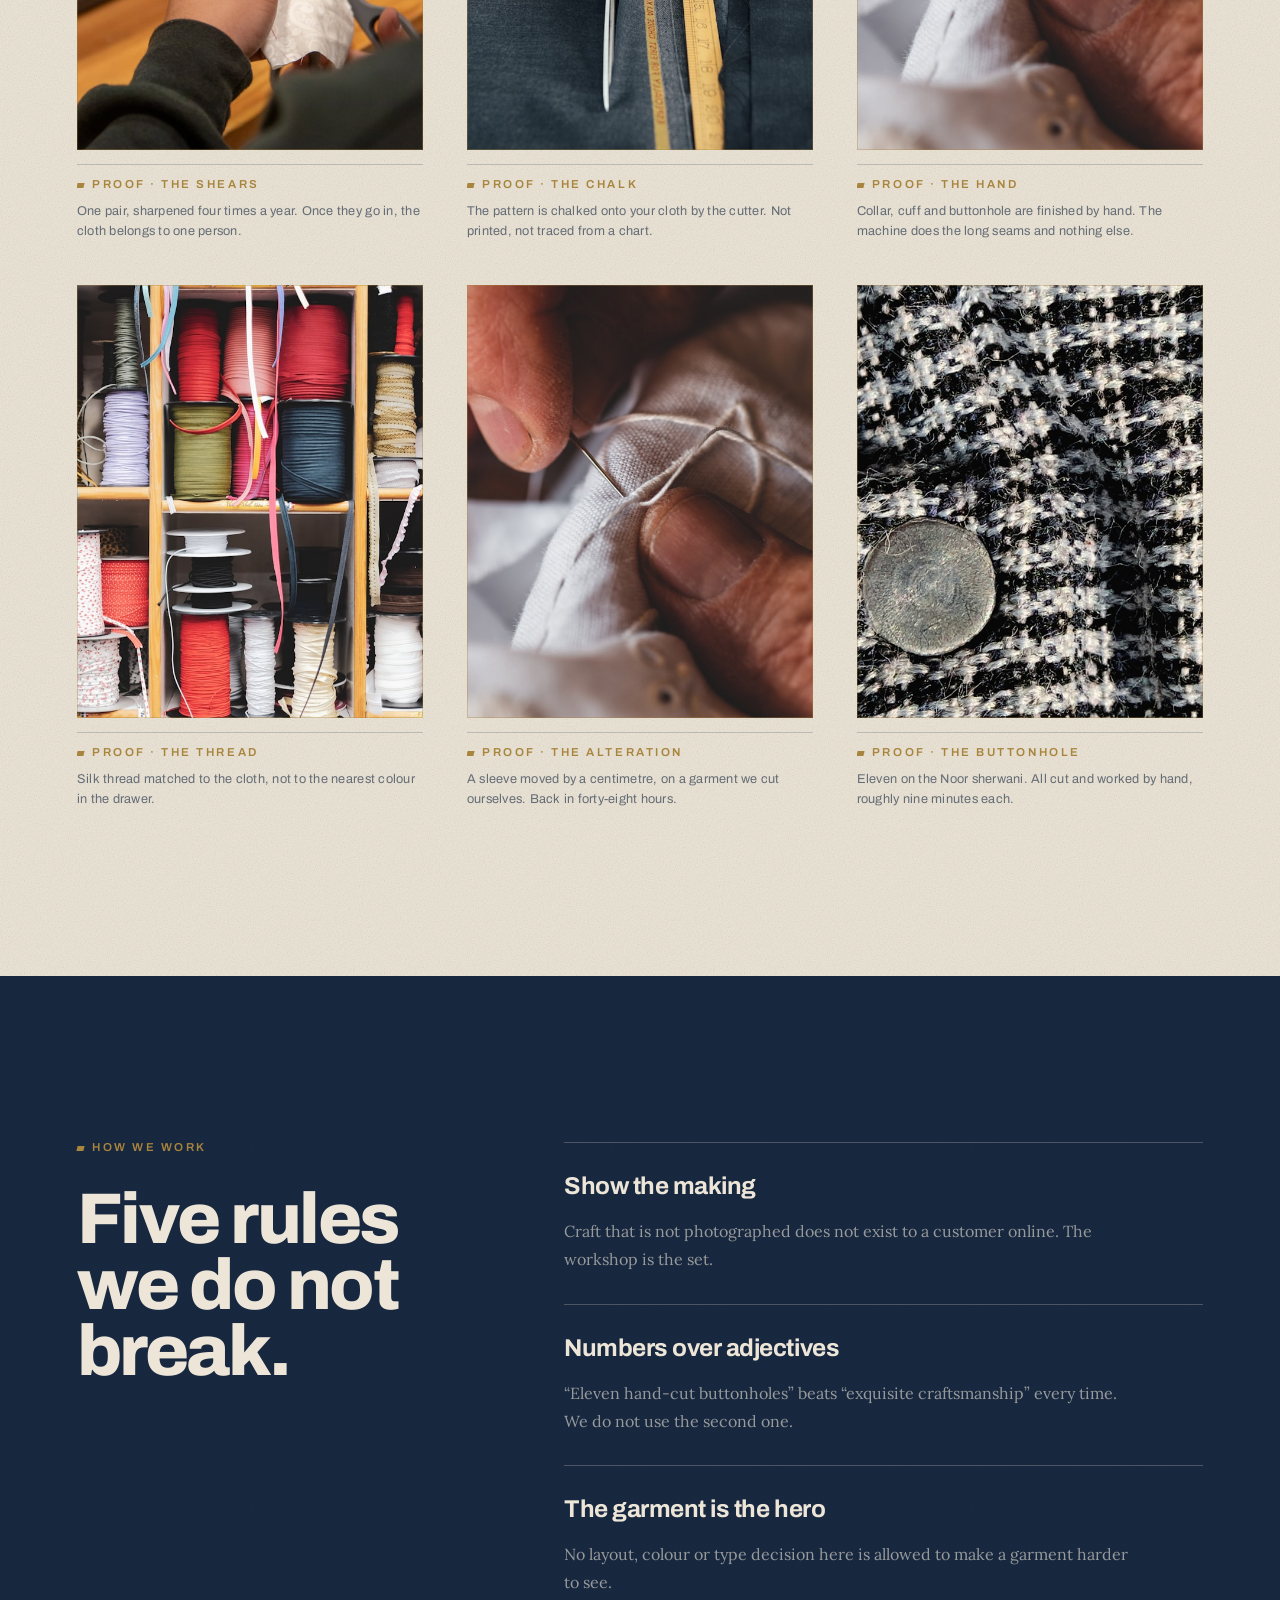
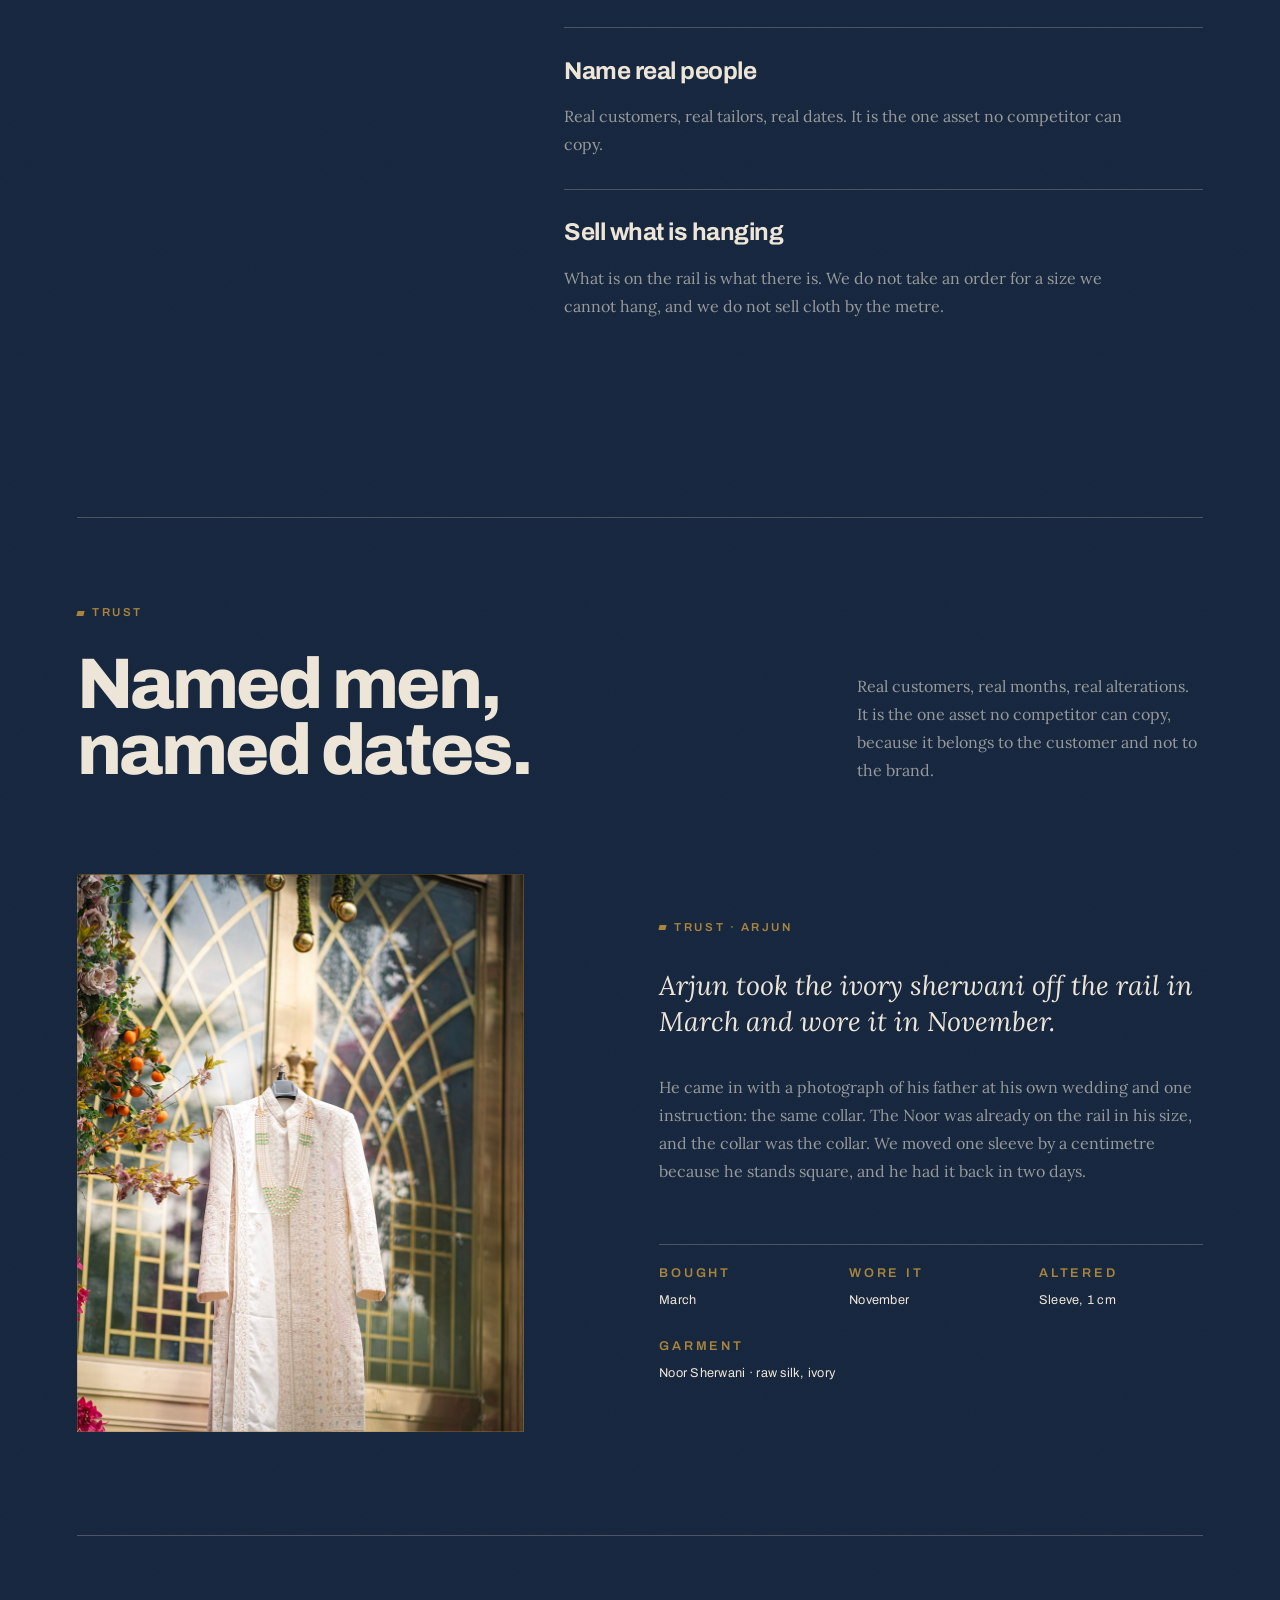
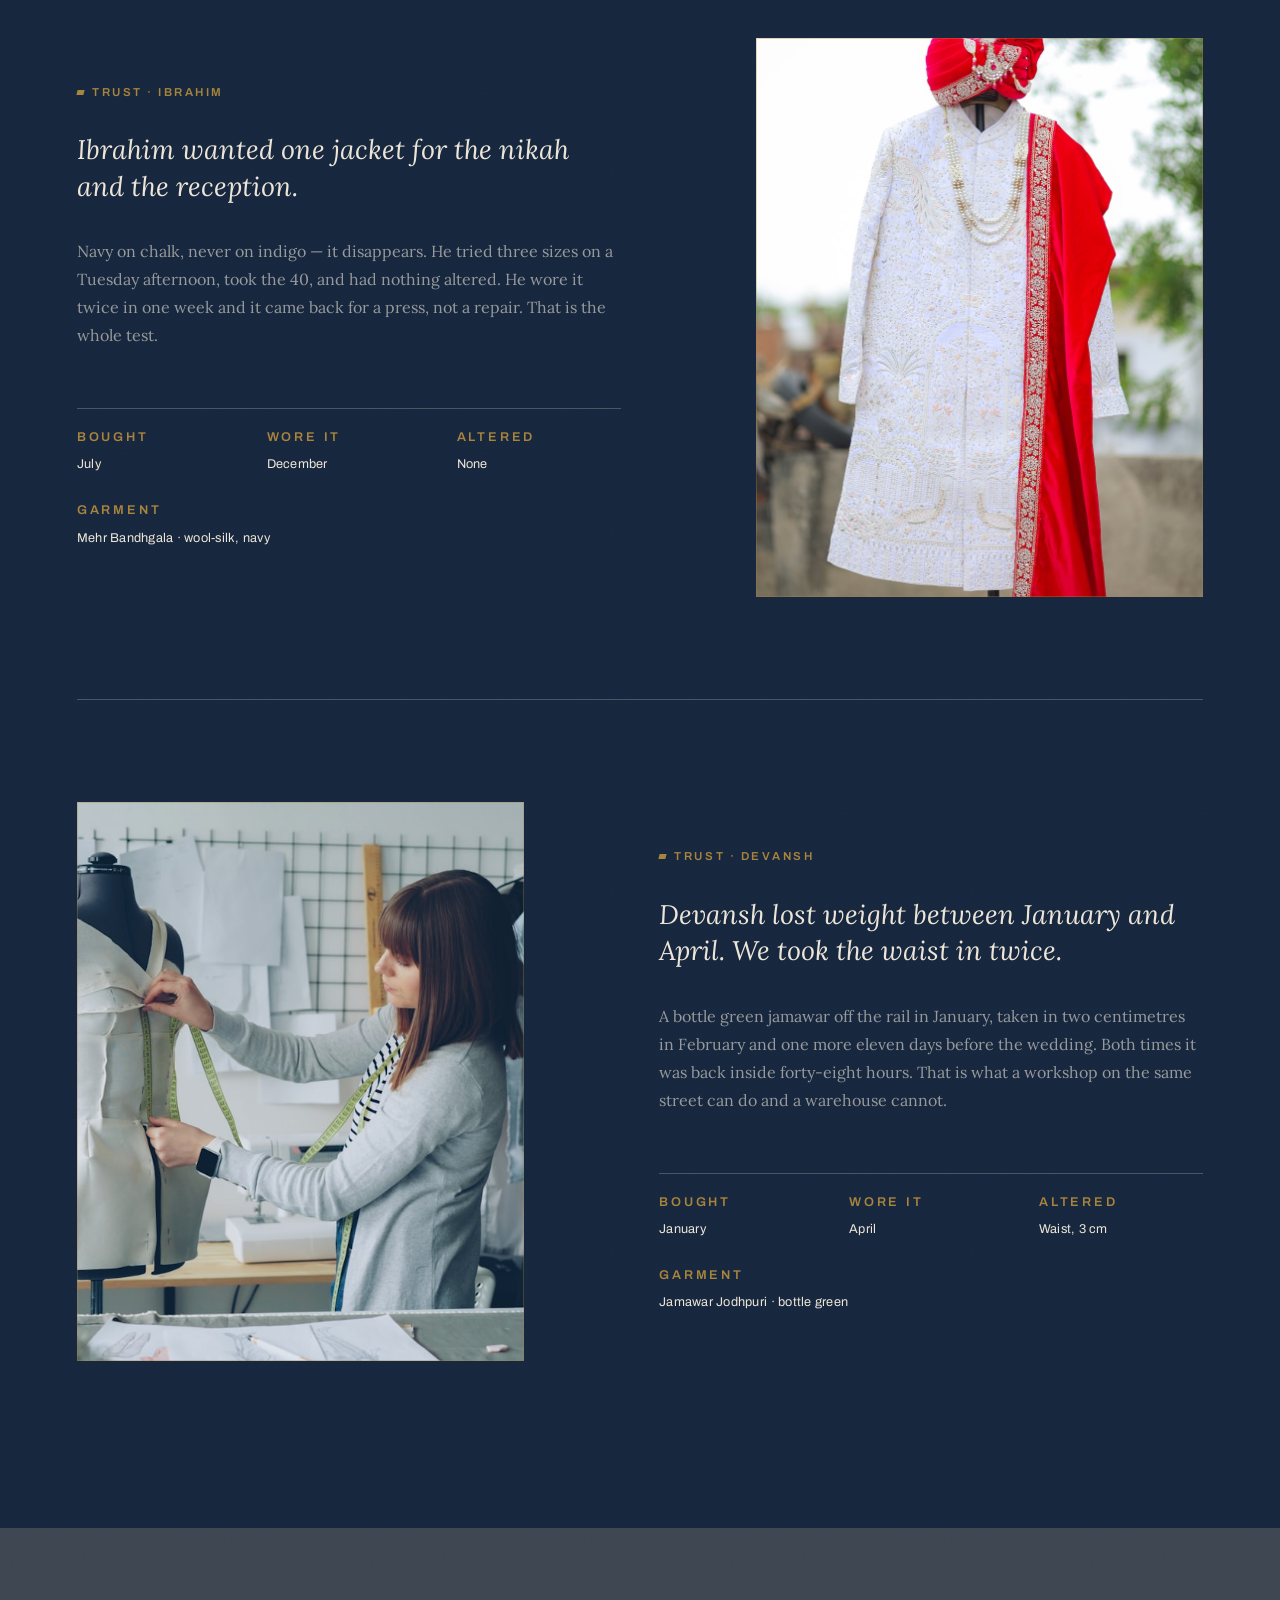
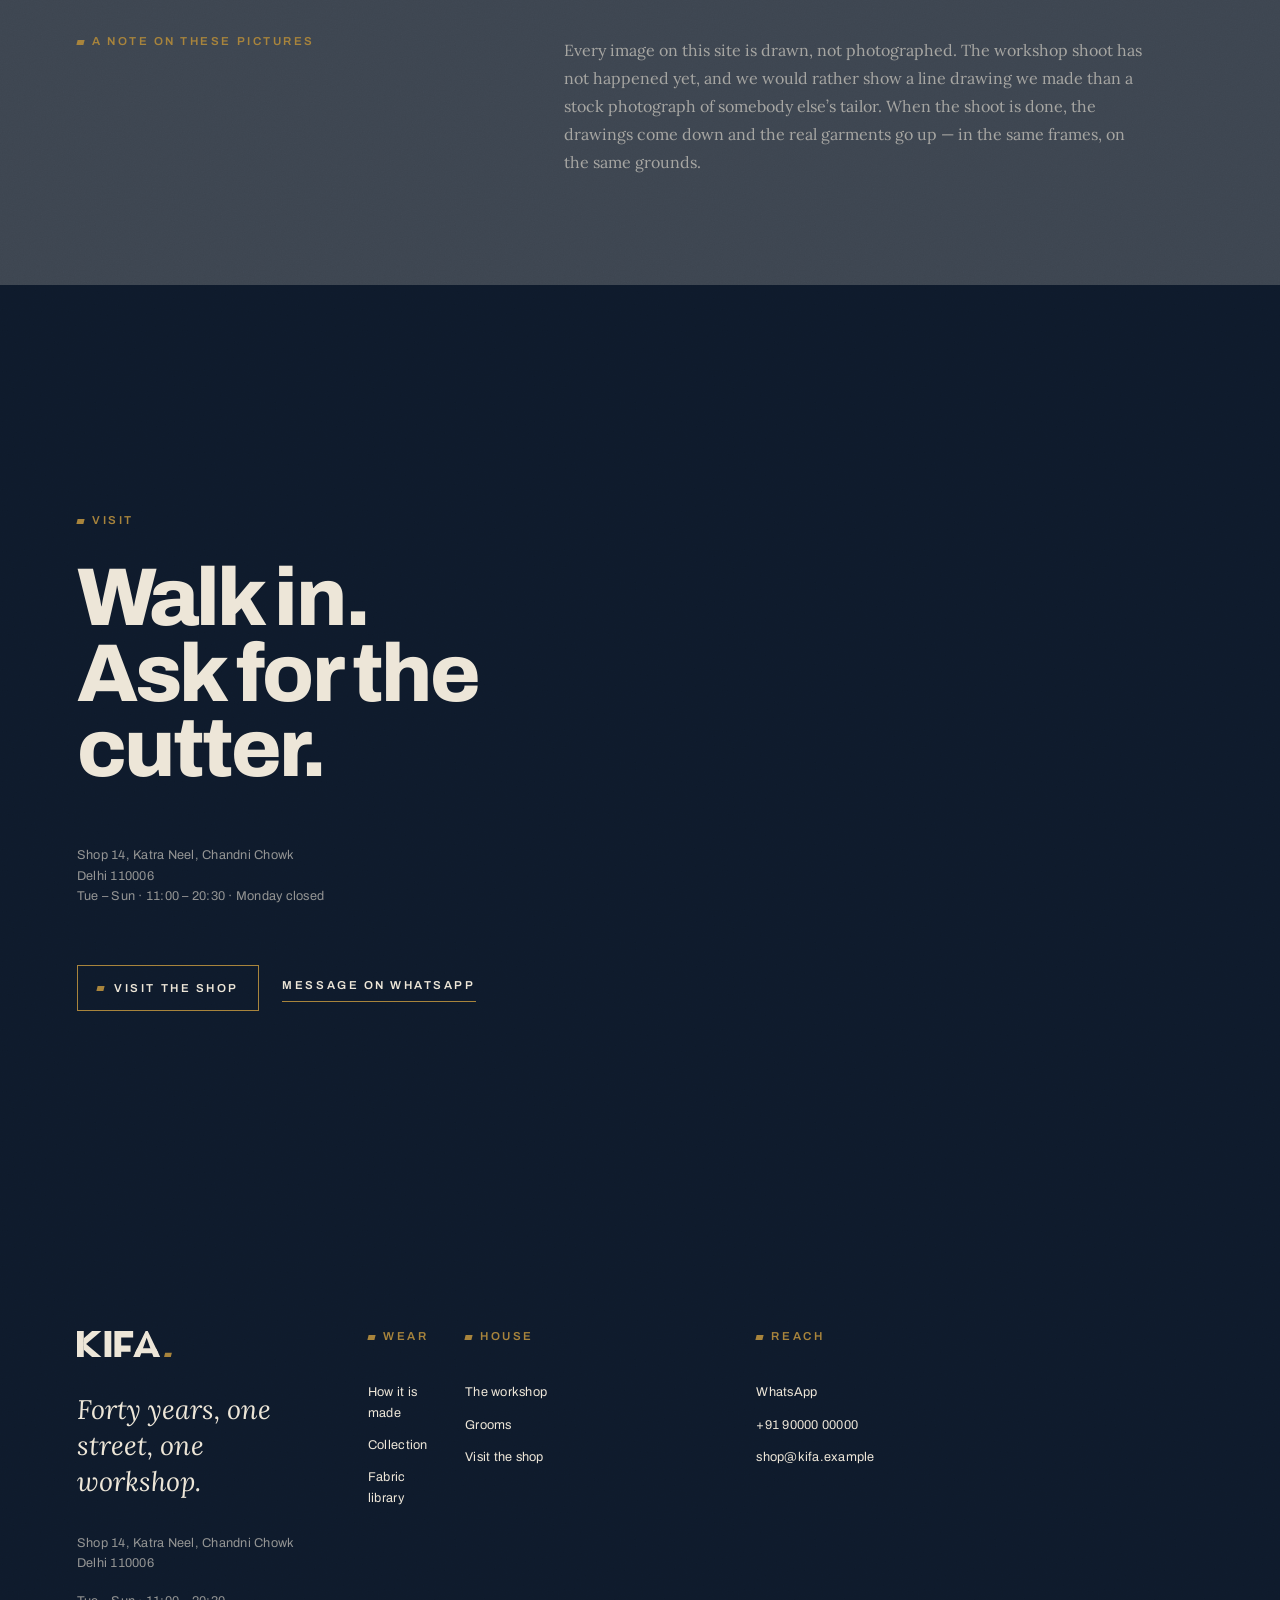
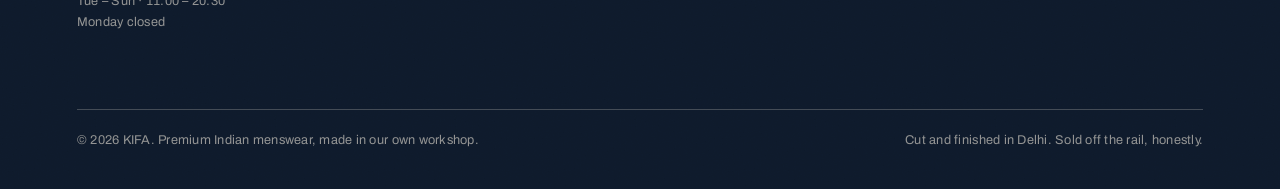
<file: workshop.html>
<!doctype html>
<html lang="en">
<head>
<meta charset="utf-8">
<meta name="viewport" content="width=device-width,initial-scale=1">
<title>KIFA — The workshop</title>
<meta name="description" content="One street, one cutting table, since 1984. The tailors, the proof, and the grooms who wore it.">
<link rel="preconnect" href="https://fonts.googleapis.com">
<link rel="preconnect" href="https://fonts.gstatic.com" crossorigin>
<link href="https://fonts.googleapis.com/css2?family=Archivo:wght@400;600;700;800&family=Lora:ital,wght@0,400;1,400;1,500&family=Mukta:wght@800&family=Noto+Nastaliq+Urdu:wght@400;600&display=swap" rel="stylesheet">
<link rel="stylesheet" href="assets/css/kifa.css">
<link rel="stylesheet" href="assets/css/components.css">
<link rel="icon" href="data:image/svg+xml,%3Csvg xmlns='http://www.w3.org/2000/svg' viewBox='0 0 32 32'%3E%3Crect width='32' height='32' fill='%2316263D'/%3E%3Cpath d='M11 12h13l-3 8H8z' fill='%23A8843C'/%3E%3C/svg%3E">
</head>
<body>

<main id="main">

  <section class="section ground g-indigo wrap" data-ground="indigo"
           style="padding-top:clamp(140px,20vh,240px)">
    <div class="grid g-12">
      <div class="col-8">
        <p class="eyebrow rv"><span class="tick"></span>The workshop</p>
        <div class="hairline hairline--short rv mt-s"></div>
        <h1 class="hook rv mt-m">One street.<br>One cutting<br>table.</h1>
      </div>
      <div class="col-4 start-9" style="align-self:end">
        <p class="voice muted rv">Forty years, one street, one workshop.</p>
      </div>
    </div>

    <div class="grid g-12 mt-xl">
      <div class="col-6">
        <p class="body rv">
          KIFA cuts wedding and occasion menswear from its own cloth, in its own
          workshop. That last part is the whole business. The cutting table has not moved since
          1984 and neither has the shop.
        </p>
      </div>
      <div class="col-5 start-8">
        <p class="body muted rv">
          We are not a design house and not a marketplace. We are a running tailoring business
          with fabric it cuts to order and readymade pieces it sells off the rail — and a
          reputation built one street at a time, which this page exists to make legible to
          anyone who has never walked past the door.
        </p>
      </div>
    </div>
  </section>

  <!-- proof: the craft, close enough to count -->
  <section class="section ground g-chalk wrap" data-ground="chalk">
    <div class="grid g-12">
      <div class="col-6">
        <p class="eyebrow rv"><span class="tick"></span>Proof</p>
        <div class="hairline hairline--short rv mt-s"></div>
        <h2 class="hook hook--s rv mt-m">Close enough<br>to count.</h2>
      </div>
      <div class="col-4 start-8" style="align-self:end">
        <p class="body muted rv">
          Craft that is not photographed does not exist to a customer online. So the workshop
          is the set, and the camera goes close.
        </p>
      </div>
    </div>
    <div class="grid g-3 mt-xl" id="proofs"></div>
  </section>

  <!-- principles -->
  <section class="section ground g-indigo wrap" data-ground="indigo">
    <div class="grid g-12">
      <div class="col-4">
        <p class="eyebrow rv"><span class="tick"></span>How we work</p>
        <h2 class="hook hook--s rv mt-m">Five rules<br>we do not<br>break.</h2>
      </div>
      <ol class="col-7 start-6" id="principles"></ol>
    </div>
  </section>

  <!-- grooms -->
  <section class="section ground g-indigo wrap" id="grooms" data-ground="indigo" style="padding-top:0">
    <div class="rule-t" style="padding-top:clamp(56px,7vw,110px)">
      <div class="grid g-12">
        <div class="col-7">
          <p class="eyebrow rv"><span class="tick"></span>Trust</p>
          <h2 class="hook hook--s rv mt-m">Named men,<br>named dates.</h2>
        </div>
        <div class="col-4 start-9" style="align-self:end">
          <p class="body muted rv">
            Real customers, real months, real alterations. It is the one asset no
            competitor can copy, because it belongs to the customer and not to the brand.
          </p>
        </div>
      </div>
      <div class="mt-xl" id="groomlist"></div>
    </div>
  </section>

  <!-- honesty note -->
  <section class="section--tight ground g-iron wrap" data-ground="iron">
    <div class="grid g-12">
      <div class="col-4">
        <p class="eyebrow rv"><span class="tick"></span>A note on these pictures</p>
      </div>
      <div class="col-7 start-6">
        <p class="body muted rv">
          Every image on this site is drawn, not photographed. The workshop shoot has not
          happened yet, and we would rather show a line drawing we made than a stock photograph
          of somebody else&rsquo;s tailor. When the shoot is done, the drawings come down and the
          real garments go up — in the same frames, on the same grounds.
        </p>
      </div>
    </div>
  </section>

  <section class="section section--tall ground g-indigo-deep wrap" data-ground="indigo">
    <div class="grid g-12">
      <div class="col-8">
        <p class="eyebrow rv"><span class="tick"></span>Visit</p>
        <h2 class="hook rv mt-m">Walk in.<br>Ask for the<br>cutter.</h2>
        <p class="spec muted mt-l rv" id="addr"></p>
        <div class="flexrow mt-l rv">
          <a class="btn" href="visit.html"><span class="tick"></span>Visit the shop</a>
          <a class="link-u" id="waLink" target="_blank" rel="noopener" href="#">Message on WhatsApp</a>
        </div>
      </div>
    </div>
  </section>

</main>

<script src="assets/js/site.js"></script>
<script src="assets/js/art.js"></script>
<script src="assets/js/blocks.js"></script>
<script>
function PAGE(){
  const $ = s => document.querySelector(s);

  $('#proofs').innerHTML = [
    ['shears','pg-indigo','Proof · The shears','One pair, sharpened four times a year. Once they go in, the cloth belongs to one person.'],
    ['chalk','pg-chalk','Proof · The chalk','The pattern is chalked onto your cloth by the cutter. Not printed, not traced from a chart.'],
    ['stitch','pg-indigo','Proof · The hand','Collar, cuff and buttonhole are finished by hand. The machine does the long seams and nothing else.'],
    ['spool','pg-chalk','Proof · The thread','Silk thread matched to the cloth, not to the nearest colour in the drawer.'],
    ['seam','pg-indigo','Proof · The alteration','A sleeve moved by a centimetre, on a garment we cut ourselves. Back in forty-eight hours.'],
    ['buttonhole','pg-chalk','Proof · The buttonhole','Eleven on the Noor sherwani. All cut and worked by hand, roughly nine minutes each.']
  ].map(([a,g,e,c],i) => proofHTML(a,g,c,e,(i%3)*120)).join('');

  $('#principles').innerHTML = SITE.principles.map(p => `
    <li class="rv" style="padding-block:clamp(20px,2.4vw,34px);border-top:1px solid var(--on-indigo-faint)">
      <p class="subhead" style="font-size:clamp(1.2rem,1.9vw,1.6rem)">${p.t}</p>
      <p class="body muted mt-s">${p.b}</p>
    </li>`).join('');

  $('#groomlist').innerHTML = SITE.grooms.map((g,i) => groomHTML(g,i)).join('');

  $('#addr').innerHTML = `${SITE.street}<br>${SITE.city} ${SITE.postcode}<br>${SITE.hours} &middot; ${SITE.closed}`;
  $('#waLink').href = SITE.wa('Hello KIFA. I would like to visit the workshop.');
}
</script>
<script src="assets/js/kifa.js"></script>
</body>
</html>
</file>
<file: assets/css/kifa.css>
/* ============================================================
   KIFA — brand guidelines v0.1 implementation
   Colour, typography, layout and motion follow the document.
   Nothing here invents a colour, a typeface or a decoration
   that is not specified in the brand book.
   ============================================================ */

/* --- 01 · TOKENS ------------------------------------------ */
:root{
  /* 05 Colour — five colours, four jobs */
  --indigo:      #16263D;   /* ground for light garments */
  --chalk:       #EDE6D8;   /* ground for dark & saturated garments */
  --brass:       #A8843C;   /* identity accent — hairlines & small type only */
  --madder:      #8C2F27;   /* alert only */
  --iron:        #3D4550;   /* ground for pastels */

  /* working tints, derived only */
  --indigo-deep: #0E1A2B;
  --indigo-lift: #1D3150;
  --chalk-dim:   #DCD2BE;
  --chalk-deep:  #C9BFA8;
  --brass-lift:  #C6A05A;

  --on-indigo:        #EDE6D8;
  --on-indigo-muted:  rgba(237,230,216,.60);
  --on-indigo-faint:  rgba(237,230,216,.24);
  --on-chalk:         #16263D;
  --on-chalk-muted:   rgba(22,38,61,.62);
  --on-chalk-faint:   rgba(22,38,61,.20);

  /* 08 Layout — margin is 6% of canvas width */
  --margin: clamp(20px, 6vw, 132px);
  --rule: 1px;               /* the brass hairline. the only decoration. */

  /* 06 Typography */
  --sans: "Archivo", "Helvetica Neue", Helvetica, Arial, sans-serif;
  --serif:"Lora", Georgia, "Times New Roman", serif;
  --deva: "Mukta", var(--sans);
  --nastaliq:"Noto Nastaliq Urdu", var(--serif);

  --t-hook:   clamp(2.9rem, 6.4vw, 6.4rem);   /* stepped down: 8.4vw overflowed a
                                                 12-col column on long words */
  --t-hook-s: clamp(2.4rem, 5.6vw, 5.2rem);
  --t-sub:    clamp(1.75rem, 3.3vw, 3.3rem);
  --t-voice:  clamp(1.3rem, 2.1vw, 2.05rem);
  --t-body:   clamp(1rem, 1.06vw, 1.12rem);
  --t-spec:   .795rem;
  --t-eyebrow:.72rem;

  --tr-hook: -.035em;   /* −3.5% */
  --tr-sub:  -.02em;    /* −2%   */
  --tr-eye:  .22em;     /* +22%  */
  --tr-spec: .02em;     /* +2%   */

  /* motion — the cut, not the bounce */
  --cut: cubic-bezier(.16,1,.3,1);
  --cut-in: cubic-bezier(.7,0,.2,1);
  --slow: 1050ms;
  --mid: 720ms;
  --quick: 380ms;
  --skew: 14deg;        /* the chalk tick angle, used for every reveal */
}

/* --- 02 · RESET ------------------------------------------- */
*,*::before,*::after{box-sizing:border-box}
html{-webkit-text-size-adjust:100%}
body,h1,h2,h3,h4,p,figure,blockquote,dl,dd,ul,ol{margin:0;padding:0}
ul,ol{list-style:none}
img,svg{display:block;max-width:100%}
button,input,select,textarea{font:inherit;color:inherit;background:none;border:0;border-radius:0}
a{color:inherit;text-decoration:none}
::selection{background:var(--brass);color:var(--indigo)}

html{scroll-behavior:smooth}
@media (prefers-reduced-motion:reduce){html{scroll-behavior:auto}}

body{
  background:var(--indigo);
  color:var(--on-indigo);
  font-family:var(--serif);
  font-size:var(--t-body);
  line-height:1.75;
  overflow-x:hidden;
}

button,[role=button],label,summary{cursor:pointer}

/* --- 03 · GROUNDS & MATERIAL ------------------------------ */
/* Grain: paper tooth on chalk, dyed-cloth noise on indigo.    */
.ground{position:relative;isolation:isolate}
.ground::before{
  content:"";position:absolute;inset:0;z-index:0;pointer-events:none;
  background-image:url("data:image/svg+xml,%3Csvg xmlns='http://www.w3.org/2000/svg' width='180' height='180'%3E%3Cfilter id='n'%3E%3CfeTurbulence type='fractalNoise' baseFrequency='.82' numOctaves='3' stitchTiles='stitch'/%3E%3CfeColorMatrix type='saturate' values='0'/%3E%3C/filter%3E%3Crect width='180' height='180' filter='url(%23n)' opacity='.5'/%3E%3C/svg%3E");
  mix-blend-mode:overlay;opacity:.22;
}
.ground>*{position:relative;z-index:1}

.g-indigo{background:var(--indigo);color:var(--on-indigo)}
.g-indigo-deep{background:var(--indigo-deep);color:var(--on-indigo)}
.g-chalk{background:var(--chalk);color:var(--on-chalk)}
.g-iron{background:var(--iron);color:var(--on-indigo)}
.g-chalk::before{opacity:.5;mix-blend-mode:multiply}
.g-iron::before{opacity:.18}

/* woven cloth field — used behind garment plates, never as a fill */
.weave{
  background-image:
    repeating-linear-gradient(90deg, rgba(255,255,255,.035) 0 1px, transparent 1px 4px),
    repeating-linear-gradient(0deg,  rgba(0,0,0,.10) 0 1px, transparent 1px 4px);
}
.weave-dark{
  background-image:
    repeating-linear-gradient(90deg, rgba(0,0,0,.07) 0 1px, transparent 1px 4px),
    repeating-linear-gradient(0deg,  rgba(0,0,0,.05) 0 1px, transparent 1px 4px);
}
/* zari — brass thread, raking light. hairlines only. */
.zari{
  background-image:repeating-linear-gradient(76deg,
    rgba(168,132,60,.20) 0 1px, transparent 1px 9px);
}

/* --- 04 · TYPE SCALE (06 Typography) ---------------------- */
.hook{
  font-family:var(--sans);font-weight:800;letter-spacing:var(--tr-hook);
  font-size:var(--t-hook);line-height:.92;text-transform:none;
}
.hook--s{font-size:var(--t-hook-s)}
.subhead{
  font-family:var(--sans);font-weight:700;letter-spacing:var(--tr-sub);
  font-size:var(--t-sub);line-height:1.04;
}
.eyebrow{
  font-family:var(--sans);font-weight:600;letter-spacing:var(--tr-eye);
  font-size:var(--t-eyebrow);text-transform:uppercase;color:var(--brass);
  display:flex;align-items:center;gap:.7em;line-height:1;
}
.eyebrow .tick{flex:none}
.voice{
  font-family:var(--serif);font-style:italic;font-weight:400;
  font-size:var(--t-voice);line-height:1.35;
}
.body{font-family:var(--serif);font-size:var(--t-body);line-height:1.75;max-width:58ch}
.body--wide{max-width:72ch}
.spec{
  font-family:var(--sans);font-weight:400;letter-spacing:var(--tr-spec);
  font-size:var(--t-spec);line-height:1.6;
  font-variant-numeric:tabular-nums;
}
.spec--caps{text-transform:uppercase;letter-spacing:var(--tr-eye);font-weight:600}
.muted{color:var(--on-indigo-muted)}
.g-chalk .muted{color:var(--on-chalk-muted)}
.brass{color:var(--brass)}
.alert{color:var(--madder)}          /* alert only. never a background. */
.deva{font-family:var(--deva);font-weight:800}
.nastaliq{font-family:var(--nastaliq);line-height:2.1;direction:rtl;unicode-bidi:isolate}

/* the one permitted decorative element */
.hairline{height:var(--rule);background:var(--brass);width:100%;transform-origin:left}
.hairline--short{width:clamp(48px,7vw,96px)}
.rule-t{border-top:var(--rule) solid var(--on-indigo-faint)}
.g-chalk .rule-t{border-top-color:var(--on-chalk-faint)}

/* --- 05 · LAYOUT (08 Layout) ------------------------------ */
.wrap{padding-inline:var(--margin);width:100%}
.section{padding-block:clamp(88px,13vw,202px)}
.section--tight{padding-block:clamp(64px,8.5vw,126px)}
.section--tall{padding-block:clamp(116px,18vw,268px)}
.stack{display:flex;flex-direction:column}
.stack>*+*{margin-top:var(--gap,1.4rem)}
.grid{display:grid;gap:clamp(28px,3.4vw,64px)}
.g-2{grid-template-columns:repeat(2,minmax(0,1fr))}
.g-3{grid-template-columns:repeat(3,minmax(0,1fr))}
.g-4{grid-template-columns:repeat(4,minmax(0,1fr))}
.g-12{grid-template-columns:repeat(12,minmax(0,1fr))}
.col-3{grid-column-end:span 3}.col-4{grid-column-end:span 4}.col-5{grid-column-end:span 5}
.col-6{grid-column-end:span 6}.col-7{grid-column-end:span 7}.col-8{grid-column-end:span 8}
.start-6{grid-column-start:6}.start-7{grid-column-start:7}
.start-8{grid-column-start:8}.start-9{grid-column-start:9}
@media (max-width:900px){
  .g-2,.g-3,.g-4{grid-template-columns:1fr}
  .g-12{grid-template-columns:repeat(6,minmax(0,1fr))}
  [class*=col-]{grid-column:1/-1}
  [class*=start-]{grid-column:1/-1}
}

/* --- 06 · WORDMARK ---------------------------------------- */
/* Drawn to specification: flat apex at 8% cap height, chalk    */
/* tick skewed 14° at 16% cap height, global tracking −3.5%.    */
.wordmark{display:block;height:var(--wm,26px);width:auto}
.wordmark .letter{fill:currentColor}
.wordmark .tick-mark{fill:var(--brass)}   /* brass only, always */

.tick{
  display:inline-block;width:.62em;height:.42em;background:var(--brass);
  transform:skewX(-14deg);flex:none;
}

/* --- 07 · NAVIGATION -------------------------------------- */
.nav{
  position:fixed;inset:0 0 auto 0;z-index:60;
  display:flex;align-items:center;justify-content:space-between;
  padding:clamp(18px,2vw,30px) var(--margin);
  color:var(--on-indigo);
  transition:background var(--mid) var(--cut), padding var(--mid) var(--cut), color var(--mid) var(--cut);
}
.nav::after{
  content:"";position:absolute;left:var(--margin);right:var(--margin);bottom:0;
  height:var(--rule);background:var(--on-indigo-faint);
  transform:scaleX(0);transform-origin:left;transition:transform var(--slow) var(--cut);
}
.nav.is-stuck{background:rgba(14,26,43,.86);backdrop-filter:blur(14px);padding-block:14px}
.nav.is-stuck::after{transform:scaleX(1)}
.nav.on-chalk{color:var(--on-chalk)}
.nav.on-chalk.is-stuck{background:rgba(237,230,216,.88)}
.nav.on-iron.is-stuck{background:rgba(61,69,80,.88)}
.nav__home{display:flex;align-items:center}
.nav__links{display:flex;align-items:center;gap:clamp(18px,2.2vw,38px)}
.nav__link{
  font-family:var(--sans);font-weight:600;font-size:var(--t-eyebrow);
  letter-spacing:var(--tr-eye);text-transform:uppercase;position:relative;
  padding-block:6px;white-space:nowrap;
}
.nav__link::after{
  content:"";position:absolute;left:0;right:0;bottom:0;height:var(--rule);
  background:var(--brass);transform:scaleX(0);transform-origin:right;
  transition:transform var(--quick) var(--cut);
}
.nav__link:hover::after,.nav__link[aria-current=page]::after{transform:scaleX(1);transform-origin:left}
.nav__link[aria-current=page]{color:var(--brass)}
.nav__cta{
  font-family:var(--sans);font-weight:600;font-size:var(--t-eyebrow);
  letter-spacing:var(--tr-eye);text-transform:uppercase;
  border:var(--rule) solid var(--brass);padding:.85em 1.4em;
  display:flex;align-items:center;gap:.7em;
  transition:background var(--quick) var(--cut), color var(--quick) var(--cut);
}
.nav__cta:hover{background:var(--chalk);color:var(--indigo);border-color:var(--chalk)}
.nav__burger{display:none;width:34px;height:34px;position:relative}
.nav__burger span{position:absolute;left:4px;right:4px;height:var(--rule);background:currentColor;transition:transform var(--mid) var(--cut),opacity var(--quick)}
.nav__burger span:nth-child(1){top:12px}
.nav__burger span:nth-child(2){top:21px}
.nav.is-open .nav__burger span:nth-child(1){transform:translateY(4.5px) rotate(14deg)}
.nav.is-open .nav__burger span:nth-child(2){transform:translateY(-4.5px) rotate(-14deg)}
@media (max-width:1080px){
  .nav__burger{display:block;z-index:2}
  .nav__home{position:relative;z-index:2}
  .nav__links{
    position:fixed;inset:0;background:var(--indigo-deep);color:var(--on-indigo);
    flex-direction:column;align-items:flex-start;justify-content:center;
    gap:clamp(14px,3vh,28px);padding:0 var(--margin);
    clip-path:polygon(0 0,100% 0,100% 0,0 0);
    transition:clip-path var(--slow) var(--cut);
  }
  .nav.is-open .nav__links{clip-path:polygon(0 0,100% 0,100% 100%,0 100%)}
  .nav.is-open,.nav.is-open.is-stuck{color:var(--on-indigo);background:transparent;backdrop-filter:none}
  .nav.is-open .nav__cta{border-color:var(--brass);color:var(--on-indigo)}
  .nav__link{font-size:clamp(1.4rem,5vw,2.2rem);letter-spacing:var(--tr-sub);font-weight:700;text-transform:none}
  .nav__link::after{display:none}
  .nav__cta{font-size:.8rem}
}

/* --- 08 · MOTION (one reveal, and nothing else) ------------
   A block fades up once as it arrives and is then left alone.
   No wipes, no cascades, no scroll-driven choreography. The
   effect uses opacity and transform only — no mask, no
   clip-path — so nothing interferes with IntersectionObserver
   geometry the way a clipped element does in Chrome. */
.rv{
  opacity:0;transform:translateY(8px);
  transition:opacity 520ms var(--cut),transform 520ms var(--cut);
}
.rv.is-in{opacity:1;transform:none}

@media (prefers-reduced-motion:reduce){
  .rv,.rv.is-in{opacity:1!important;transform:none!important;transition:none!important}
}

/* --- 11 · BUTTONS & LINKS --------------------------------- */
.btn{
  display:inline-flex;align-items:center;gap:.85em;
  font-family:var(--sans);font-weight:600;font-size:var(--t-eyebrow);
  letter-spacing:var(--tr-eye);text-transform:uppercase;
  border:var(--rule) solid var(--brass);padding:1.05em 1.7em;
  transition:background var(--quick) var(--cut),color var(--quick) var(--cut),border-color var(--quick) var(--cut);
  position:relative;overflow:hidden;
}
.btn .tick{transition:transform var(--mid) var(--cut)}
.btn:hover{background:var(--chalk);color:var(--indigo);border-color:var(--chalk)}
.btn:hover .tick{transform:skewX(-14deg) translateX(6px)}
.g-chalk .btn:hover{background:var(--indigo);color:var(--chalk);border-color:var(--indigo)}
.btn--ghost{border-color:currentColor}
.btn--ghost:hover{background:currentColor}

.link-u{
  display:inline-flex;align-items:center;gap:.7em;position:relative;
  font-family:var(--sans);font-weight:600;font-size:var(--t-eyebrow);
  letter-spacing:var(--tr-eye);text-transform:uppercase;padding-bottom:.55em;
}
.link-u::after{
  content:"";position:absolute;left:0;right:0;bottom:0;height:var(--rule);
  background:var(--brass);transform-origin:left;transition:transform var(--mid) var(--cut);
}
.link-u:hover::after{transform:scaleX(.28)}
</file>
<file: assets/css/components.css>
/* ============================================================
   KIFA — components
   Every block here traces to a rule in the brand guidelines:
   07 Photography (garment x ground), 08 Layout, 09 Social system.
   ============================================================ */

/* --- 12 · HERO -------------------------------------------- */
.hero{min-height:100svh;display:flex;align-items:flex-end;position:relative;overflow:hidden}
.hero__grid{display:grid;grid-template-columns:repeat(12,minmax(0,1fr));gap:clamp(24px,3vw,56px);width:100%;
  padding-block:clamp(96px,13vh,150px) clamp(48px,8vh,96px)}
.hero__copy{grid-column:1/span 7;display:flex;flex-direction:column;gap:clamp(20px,2.4vw,34px)}
.hero__plate{grid-column:9/span 4;align-self:end}
/* long single words ("measurements.") must not run into the column
   beside them: the interior hook sits a step below the site maximum */
.hero .hook{font-size:clamp(2.4rem,5.4vw,5.4rem)}
.hero__meta{
  position:absolute;right:calc(var(--margin) * .34);top:50%;
  transform:translateY(-50%) rotate(90deg);transform-origin:right center;
  white-space:nowrap;color:var(--on-indigo-muted);
}
@media (max-width:1080px){
  .hero{align-items:center;min-height:92svh}
  .hero__copy{grid-column:1/-1}
  .hero__plate{display:none}
  .hero__meta{display:none}
}

/* --- 13 · GARMENT PLATE ----------------------------------- */
/* The plate is the frame a photograph will occupy. Until the
   shoot exists it carries drawn line-work, always on the
   correct ground for that garment family. */
.plate{position:relative;display:block;overflow:hidden;isolation:isolate}
.plate__field{position:relative;aspect-ratio:4/5;display:grid;place-items:center;overflow:hidden}
.plate__field::after{
  content:"";position:absolute;inset:0;pointer-events:none;
  box-shadow:inset 0 0 0 var(--rule) rgba(168,132,60,.34);
}
.plate--r1 .plate__field{aspect-ratio:1/1}
.plate--r916 .plate__field{aspect-ratio:9/16}
.plate--r43 .plate__field{aspect-ratio:4/3}
/* a photograph fills its frame; the drawing sits inside it */
.plate__img,.rules__img{
  position:absolute;inset:0;width:100%;height:100%;object-fit:cover;display:block;
}
.plate__art{width:76%;height:auto;transition:transform 1400ms var(--cut)}
.plate--proof .plate__art{width:92%}
.plate:hover .plate__art{transform:scale(1.035)}
.pg-indigo{background:var(--indigo)}
.pg-chalk{background:var(--chalk)}
.pg-iron{background:var(--iron)}
.plate__docket{
  display:flex;justify-content:space-between;align-items:baseline;gap:16px;
  padding-top:14px;margin-top:14px;border-top:var(--rule) solid var(--on-indigo-faint);
}
.g-chalk .plate__docket{border-top-color:var(--on-chalk-faint)}
.plate__name{font-family:var(--sans);font-weight:700;letter-spacing:var(--tr-sub);font-size:1.1rem;line-height:1.2}
.plate__price{white-space:nowrap}
.plate__flag{
  position:absolute;top:0;left:0;padding:.6em 1em;z-index:2;
  font-family:var(--sans);font-weight:600;font-size:.62rem;letter-spacing:var(--tr-eye);
  text-transform:uppercase;color:var(--chalk);background:rgba(14,26,43,.74);
  border-right:var(--rule) solid var(--brass);border-bottom:var(--rule) solid var(--brass);
}
.plate__flag--alert{color:var(--madder);background:var(--chalk)}

/* --- 14 · THE COUNT (numbers over adjectives) ------------- */
.count{display:grid;grid-template-columns:repeat(4,minmax(0,1fr))}
.count__cell{padding:clamp(26px,3.4vw,52px) clamp(16px,2vw,34px);border-left:var(--rule) solid var(--on-chalk-faint)}
.count__cell:first-child{border-left:0;padding-left:0}
.count__n{
  font-family:var(--sans);font-weight:800;letter-spacing:var(--tr-hook);
  font-size:clamp(2.6rem,5.2vw,4.6rem);line-height:.9;font-variant-numeric:tabular-nums;
}
.count__n sup{font-size:.3em;vertical-align:super;letter-spacing:0;font-weight:600;color:var(--brass)}
.count__l{margin-top:14px;color:var(--on-chalk-muted)}
@media (max-width:900px){
  .count{grid-template-columns:repeat(2,minmax(0,1fr))}
  .count__cell{border-left:0;border-top:var(--rule) solid var(--on-chalk-faint);padding-inline:0}
  .count__cell:nth-child(2n){border-left:var(--rule) solid var(--on-chalk-faint);padding-left:22px}
}

/* --- 15 · CONTRAST BLOCK ---------------------------------- */
.versus{display:grid;grid-template-columns:1fr auto 1fr;gap:clamp(24px,4vw,72px);align-items:start}
.versus__mid{width:var(--rule);align-self:stretch;background:var(--on-indigo-faint)}
@media (max-width:900px){.versus{grid-template-columns:1fr}.versus__mid{width:100%;height:var(--rule)}}

/* --- 16 · THE THREE-POST LOOP ----------------------------- */
.loop{display:grid;grid-template-columns:repeat(3,minmax(0,1fr));gap:clamp(20px,2.4vw,44px)}
.loop__i{display:flex;flex-direction:column;gap:18px}
@media (max-width:900px){.loop{grid-template-columns:1fr;gap:56px}}

/* --- 17 · SEQUENCE ---------------------------------------- */
.seq{display:grid;grid-template-columns:repeat(12,minmax(0,1fr));gap:clamp(24px,3vw,56px);align-items:start}
.seq__rail{grid-column:1/span 4;position:sticky;top:24vh;align-self:start}
.seq__steps{grid-column:6/span 7;display:flex;flex-direction:column}
.seq__step{padding-block:clamp(60px,11vh,140px);border-top:var(--rule) solid var(--on-indigo-faint)}
.seq__step:first-child{border-top:0;padding-top:0}
.seq__no{
  font-family:var(--sans);font-weight:800;font-size:clamp(3.2rem,7vw,6.2rem);
  letter-spacing:var(--tr-hook);line-height:.86;color:var(--on-indigo-faint);
  font-variant-numeric:tabular-nums;transition:color var(--slow) var(--cut);
}
.seq__step .seq__no{color:var(--brass)}
.seq__rail .seq__no{color:var(--brass)}
.seq__art{max-width:min(440px,78%)}
.seq__art svg{width:100%;height:auto;color:var(--brass);opacity:.9}
.seq__img{width:100%;height:auto;display:block}
@media (max-width:1080px){
  .seq__rail{display:none}
  .seq__steps{grid-column:1/-1}
}

/* --- 18 · FABRIC BOLTS ------------------------------------ */
.bolt{display:grid;grid-template-columns:auto 1fr auto;gap:clamp(20px,2.6vw,48px);align-items:center;
  padding-block:clamp(24px,3vw,42px);border-top:var(--rule) solid var(--on-chalk-faint)}
.bolt:last-child{border-bottom:var(--rule) solid var(--on-chalk-faint)}
.bolt__swatch{width:clamp(76px,9vw,124px);aspect-ratio:1;position:relative;overflow:hidden}
.bolt__swatch::after{content:"";position:absolute;inset:0;box-shadow:inset 0 0 0 var(--rule) rgba(22,38,61,.28)}
.bolt__names{display:flex;flex-direction:column;gap:4px;min-width:0}
.bolt__latin{font-family:var(--sans);font-weight:700;letter-spacing:var(--tr-sub);font-size:clamp(1.2rem,2vw,1.7rem);line-height:1.1}
.bolt__script{font-family:var(--nastaliq);font-size:1.2rem;color:var(--brass);line-height:2.4;direction:rtl;text-align:left;margin-top:-2px}
.bolt__meta{text-align:right;white-space:nowrap}
@media (max-width:760px){
  .bolt{grid-template-columns:auto 1fr;row-gap:12px}
  .bolt__meta{grid-column:1/-1;text-align:left}
}

/* --- 19 · NAMED GROOMS ------------------------------------ */
.groom{display:grid;grid-template-columns:repeat(12,minmax(0,1fr));gap:clamp(24px,3vw,56px);align-items:center}
.groom+.groom{margin-top:clamp(56px,8vw,116px);padding-top:clamp(56px,8vw,116px);border-top:var(--rule) solid var(--on-indigo-faint)}
.g-chalk .groom+.groom{border-top-color:var(--on-chalk-faint)}
.groom__plate{grid-column:1/span 5}
.groom__copy{grid-column:7/span 6}
.groom--flip .groom__plate{grid-column:8/span 5;order:2}
.groom--flip .groom__copy{grid-column:1/span 6;order:1}
@media (max-width:900px){
  .groom__plate,.groom__copy,.groom--flip .groom__plate,.groom--flip .groom__copy{grid-column:1/-1;order:initial}
}

/* the docket under a groom record */
.dock{
  display:grid;grid-template-columns:repeat(auto-fit,minmax(120px,1fr));
  gap:clamp(14px,2vw,30px);padding-top:18px;
  border-top:var(--rule) solid var(--on-indigo-faint);
}
.g-chalk .dock{border-top-color:var(--on-chalk-faint)}
.dock dd{margin-top:7px}

/* --- 20 · MEASUREMENT CARD -------------------------------- */
.card{
  background:var(--chalk);color:var(--on-chalk);
  padding:clamp(26px,3.6vw,58px);position:relative;
  box-shadow:inset 0 0 0 var(--rule) rgba(22,38,61,.22);
}
.card__head{display:flex;justify-content:space-between;align-items:flex-start;gap:24px;
  padding-bottom:22px;border-bottom:var(--rule) solid var(--brass)}
.field{display:flex;flex-direction:column;gap:8px;padding-block:18px;border-bottom:var(--rule) solid var(--on-chalk-faint)}
.field label{font-family:var(--sans);font-weight:600;font-size:.66rem;letter-spacing:var(--tr-eye);text-transform:uppercase;color:var(--on-chalk-muted)}
.field input,.field select,.field textarea{
  font-family:var(--sans);font-size:1rem;letter-spacing:var(--tr-spec);
  color:var(--on-chalk);padding:2px 0;width:100%;background:transparent;
}
.field input::placeholder,.field textarea::placeholder{color:rgba(22,38,61,.32)}
.field input:focus,.field select:focus,.field textarea:focus{outline:0}
.field:focus-within{border-bottom-color:var(--brass)}
.field:focus-within label{color:var(--brass)}
.field textarea{resize:vertical;min-height:74px;line-height:1.6}
.field select{appearance:none;-webkit-appearance:none;background-image:url("data:image/svg+xml,%3Csvg xmlns='http://www.w3.org/2000/svg' width='14' height='10'%3E%3Cpath d='M0 0h14L9 10H5Z' fill='%23A8843C'/%3E%3C/svg%3E");background-repeat:no-repeat;background-position:right center;padding-right:24px}
.fields-2{display:grid;grid-template-columns:1fr 1fr;gap:0 clamp(20px,2.6vw,44px)}
@media (max-width:700px){.fields-2{grid-template-columns:1fr}}

/* --- 21 · FOOTER ------------------------------------------ */
.foot{padding-block:clamp(56px,7vw,104px) clamp(28px,3vw,44px)}
.foot__top{display:grid;grid-template-columns:repeat(12,minmax(0,1fr));gap:clamp(24px,3vw,56px)}
.foot__brand{grid-column:1/span 3}
.foot__col{grid-column:span 3}
.foot__col--first{grid-column-start:4}
.foot__li{padding-block:6px}
.foot__li a{transition:color var(--quick) var(--cut)}
.foot__li a:hover{color:var(--brass)}
.foot__bot{margin-top:clamp(44px,6vw,84px);padding-top:20px;border-top:var(--rule) solid var(--on-indigo-faint);
  display:flex;justify-content:space-between;gap:24px;flex-wrap:wrap}
@media (max-width:900px){
  .foot__brand{grid-column:1/-1}
  .foot__col,.foot__col--first{grid-column:span 6;grid-column-start:auto}
}

/* --- 22 · FILTER BAR -------------------------------------- */
.filters{display:flex;flex-wrap:wrap;gap:0;border-top:var(--rule) solid var(--on-indigo-faint);border-bottom:var(--rule) solid var(--on-indigo-faint)}
.filters button{
  font-family:var(--sans);font-weight:600;font-size:var(--t-eyebrow);letter-spacing:var(--tr-eye);
  text-transform:uppercase;padding:1.1em 1.5em;position:relative;color:var(--on-indigo-muted);
  transition:color var(--quick) var(--cut);
}
.filters button+button{border-left:var(--rule) solid var(--on-indigo-faint)}
.filters button::after{content:"";position:absolute;left:0;right:0;bottom:-1px;height:var(--rule);background:var(--brass);transform:scaleX(0);transform-origin:left;transition:transform var(--mid) var(--cut)}
.filters button:hover{color:var(--on-indigo)}
.filters button[aria-pressed=true]{color:var(--brass)}
.filters button[aria-pressed=true]::after{transform:scaleX(1)}
@media (max-width:700px){.filters button{padding:.95em 1.05em;font-size:.66rem}}

/* --- 23 · UTILITIES --------------------------------------- */
.u-max-none{max-width:none}
.mt-s{margin-top:clamp(12px,1.4vw,20px)}
.mt-m{margin-top:clamp(22px,2.6vw,38px)}
.mt-l{margin-top:clamp(38px,4.6vw,72px)}
.mt-xl{margin-top:clamp(56px,7vw,112px)}
.flexrow{display:flex;flex-wrap:wrap;gap:clamp(14px,1.8vw,26px);align-items:center}
.sr{position:absolute;width:1px;height:1px;overflow:hidden;clip:rect(0 0 0 0);white-space:nowrap}
.skip{position:fixed;top:-100px;left:var(--margin);z-index:300;background:var(--chalk);color:var(--indigo);padding:12px 18px;transition:top var(--quick)}
.skip:focus{top:12px}
:focus-visible{outline:2px solid var(--brass);outline-offset:3px}
.is-hidden{display:none!important}

/* ============================================================
   24 · THE OPENING — the landing composition
   One garment, one ground, held still. Ivory on indigo is the
   hero combination in the garment x ground table, section 07.
   Nothing here moves: the composition arrives once with the
   site's single fade and is then left to be looked at.
   ============================================================ */
.opening{
  position:relative;min-height:92svh;overflow:hidden;
  display:flex;flex-direction:column;justify-content:center;
  gap:clamp(22px,4vh,52px);padding-block:clamp(72px,8.4vh,120px);
}
.opening__grain{
  position:absolute;inset:0;z-index:0;pointer-events:none;opacity:.18;mix-blend-mode:overlay;
  background-image:url("data:image/svg+xml,%3Csvg xmlns='http://www.w3.org/2000/svg' width='180' height='180'%3E%3Cfilter id='n'%3E%3CfeTurbulence type='fractalNoise' baseFrequency='.82' numOctaves='3' stitchTiles='stitch'/%3E%3CfeColorMatrix type='saturate' values='0'/%3E%3C/filter%3E%3Crect width='180' height='180' filter='url(%23n)' opacity='.5'/%3E%3C/svg%3E");
}
.opening__grid{
  position:relative;z-index:1;width:100%;
  display:grid;grid-template-columns:repeat(12,minmax(0,1fr));
  gap:clamp(24px,3vw,56px);align-items:center;
}
.opening__copy{grid-column:1/span 6;display:flex;flex-direction:column;gap:clamp(14px,1.7vw,24px)}
.opening__figure{
  grid-column:8/span 5;display:flex;justify-content:center;align-items:flex-end;
  gap:clamp(20px,2.6vw,44px);
}
.opening .muted{color:currentColor;opacity:.62}
.opening .body{color:currentColor;opacity:.88;max-width:44ch}
/* the hook is set a step down from the site maximum: the garment,
   not the type, is the largest object in this frame */
.opening .hook{font-size:clamp(2.4rem,4.6vw,4.2rem)}

/* the garment — no frame, no motion, and as large as the frame allows */
.opening__art{flex:none}
.opening__art svg{height:min(54vh,540px);width:auto;color:var(--chalk)}
.opening__img{height:min(58vh,580px);width:auto;display:block;object-fit:cover}
.opening__art .bh{stroke:var(--brass)}

/* the count, stated in the margin rather than counted out loud */
.opening__tally{display:flex;flex-direction:column;gap:10px;padding-bottom:clamp(8px,2vh,30px);flex:none}
.opening__n{
  font-family:var(--sans);font-weight:800;letter-spacing:var(--tr-hook);
  font-size:clamp(2rem,3.2vw,3.2rem);line-height:.82;color:var(--brass);
  font-variant-numeric:tabular-nums;
}
.opening__nl{
  font-family:var(--sans);font-weight:600;font-size:.66rem;letter-spacing:var(--tr-eye);
  text-transform:uppercase;line-height:1.5;opacity:.72;
}

/* the rule named once, at the foot of the frame */
.opening__foot{position:relative;z-index:1;display:flex;flex-direction:column;gap:11px}
.opening__ruleline{height:var(--rule);background:var(--brass);width:clamp(48px,7vw,96px)}
.opening__ruletext{
  font-family:var(--sans);font-weight:600;font-size:var(--t-eyebrow);
  letter-spacing:var(--tr-eye);text-transform:uppercase;
}

@media (max-width:1080px){
  .opening{min-height:0;padding-block:clamp(104px,15vh,164px) clamp(60px,8vh,96px);gap:clamp(26px,4vh,40px)}
  .opening__grid{grid-template-columns:1fr;gap:clamp(28px,5vh,48px)}
  .opening__copy,.opening__figure{grid-column:1/-1}
  .opening__figure{justify-content:flex-start;gap:clamp(18px,5vw,32px)}
  .opening__art svg{height:min(36vh,320px)}
  .opening__img{height:min(40vh,360px)}
}
@media (max-width:620px){
  .opening .body{display:none}
}

/* ============================================================
   25 · THE RULE — garment x ground, four still plates
   The photography rule from section 07, stated rather than
   performed. Same data as the landing garment.
   ============================================================ */
.rules{display:grid;grid-template-columns:repeat(4,minmax(0,1fr));gap:clamp(18px,2.4vw,40px)}
.rules__field{
  aspect-ratio:4/5;display:flex;align-items:center;justify-content:center;
  padding:clamp(18px,2.4vw,38px);position:relative;overflow:hidden;
}
.rules__field svg{height:100%;width:auto}
.rules__field .plate__img{position:absolute;inset:0}
/* the indigo cells sit a shade deeper than the section they are on,
   so each field reads as a plate rather than a hole in the page */
.rules__field.pg-indigo{background:var(--indigo-deep)}
.rules__field.pg-indigo svg{color:var(--chalk)}
.rules__field.pg-chalk  svg{color:var(--indigo)}
.rules__field.pg-iron   svg{color:var(--chalk)}
.rules__field.has-zari svg{color:var(--brass)}
.rules__cap{margin-top:clamp(14px,1.6vw,22px)}
.rules__field .bh{stroke:var(--brass)}
@media (max-width:900px){.rules{grid-template-columns:repeat(2,minmax(0,1fr))}}
@media (max-width:520px){.rules{grid-template-columns:1fr}}
</file>
